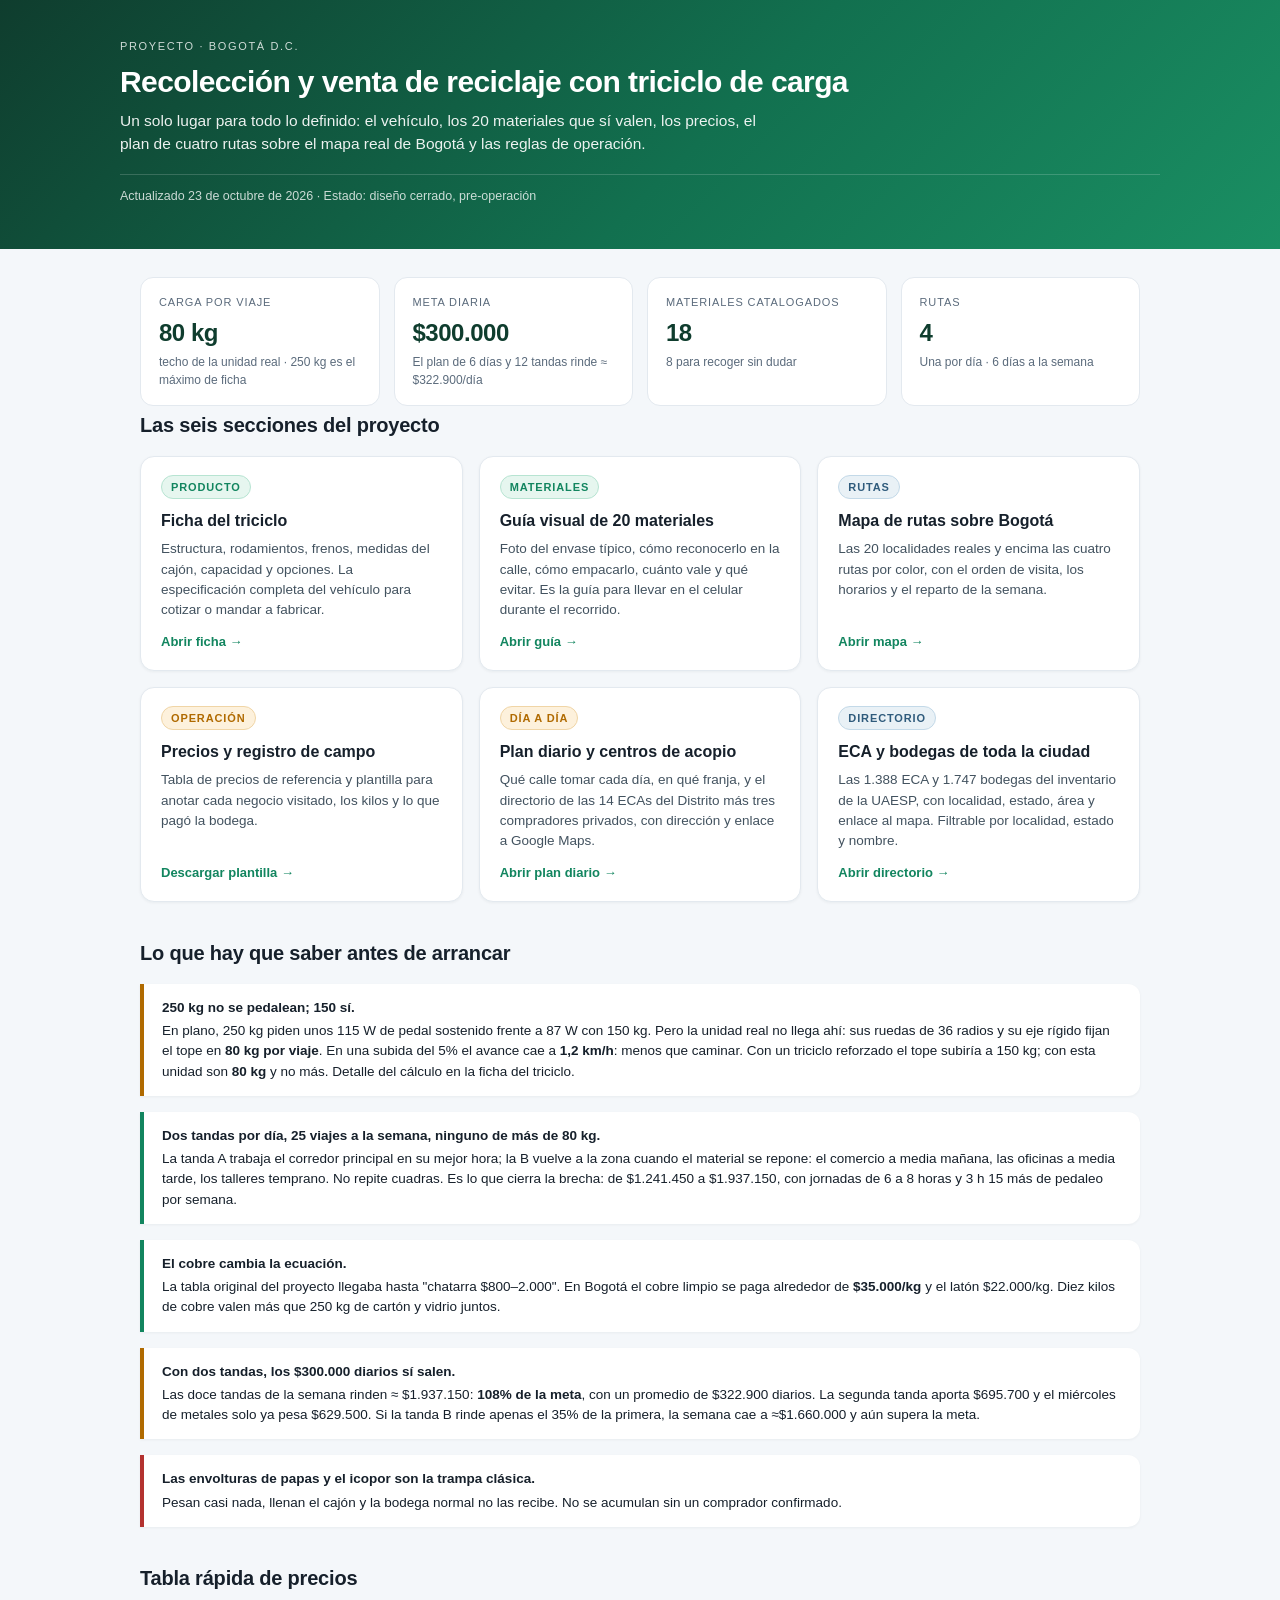
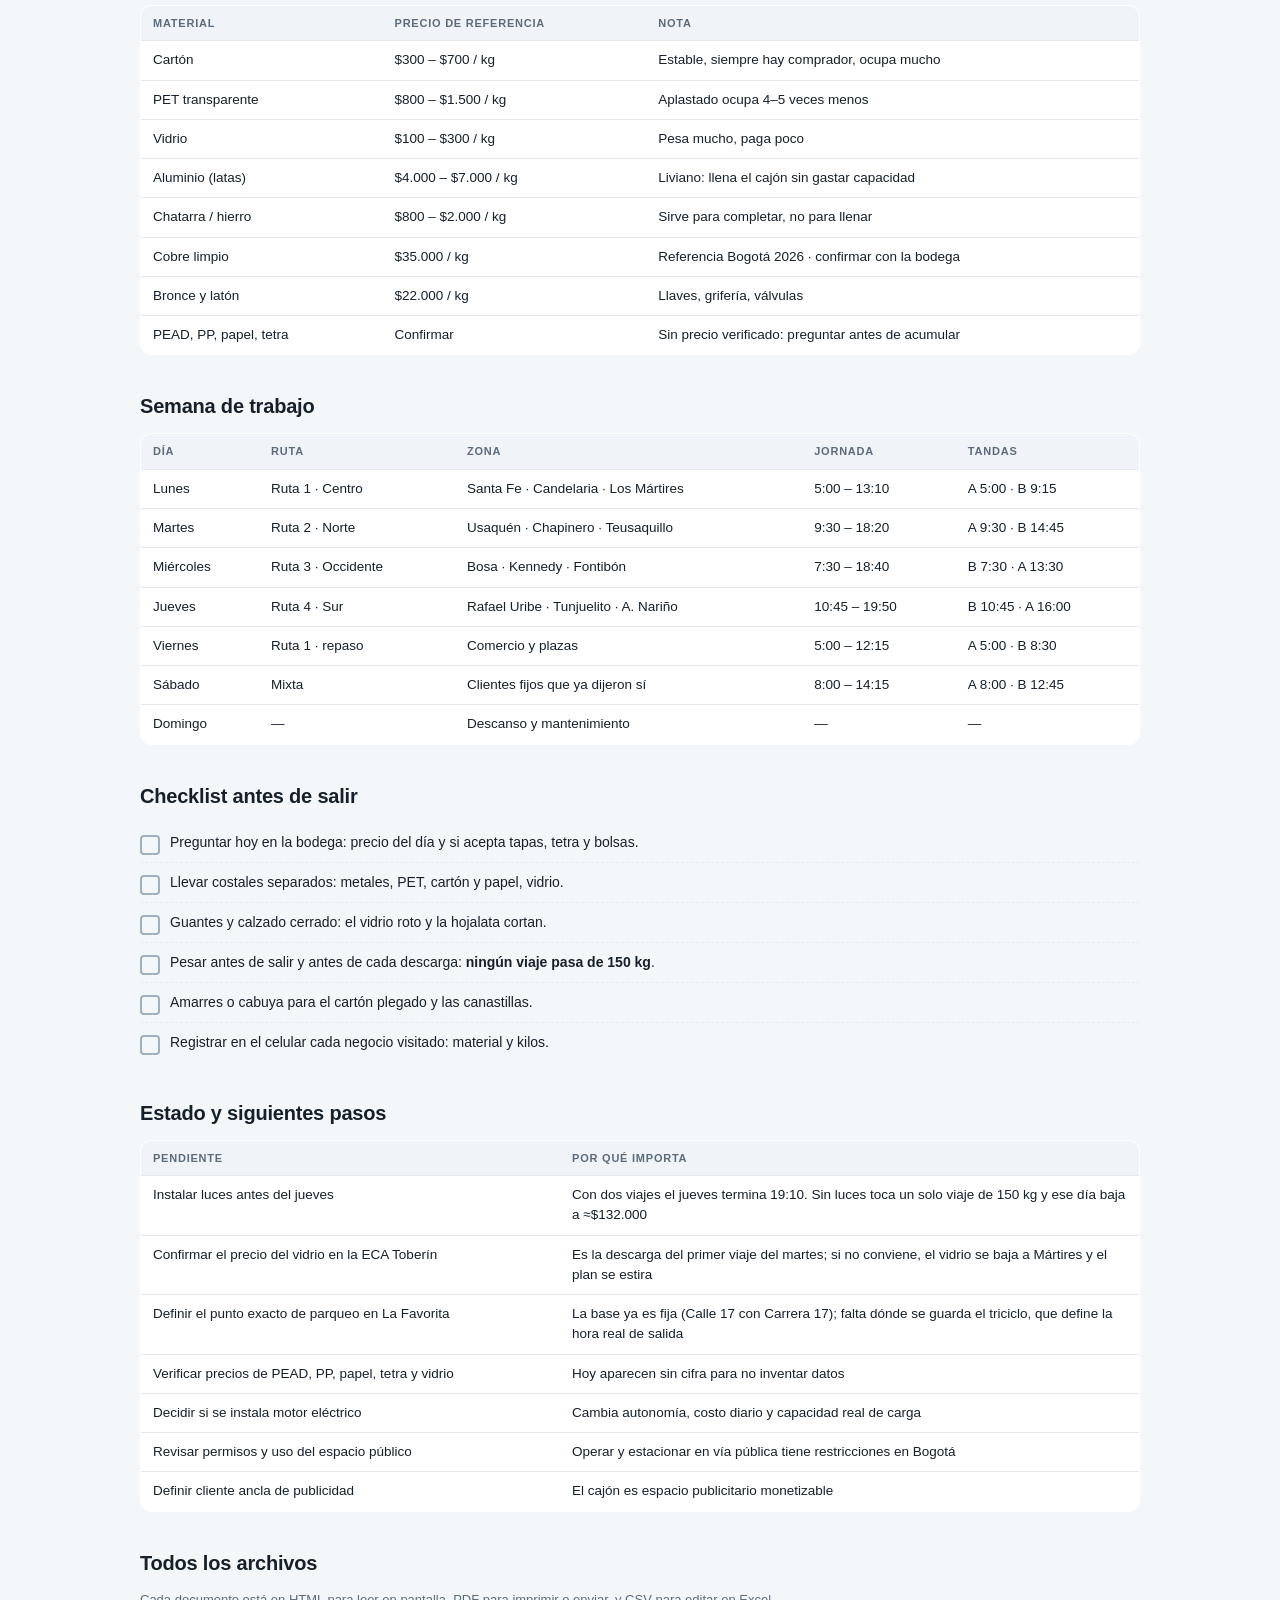
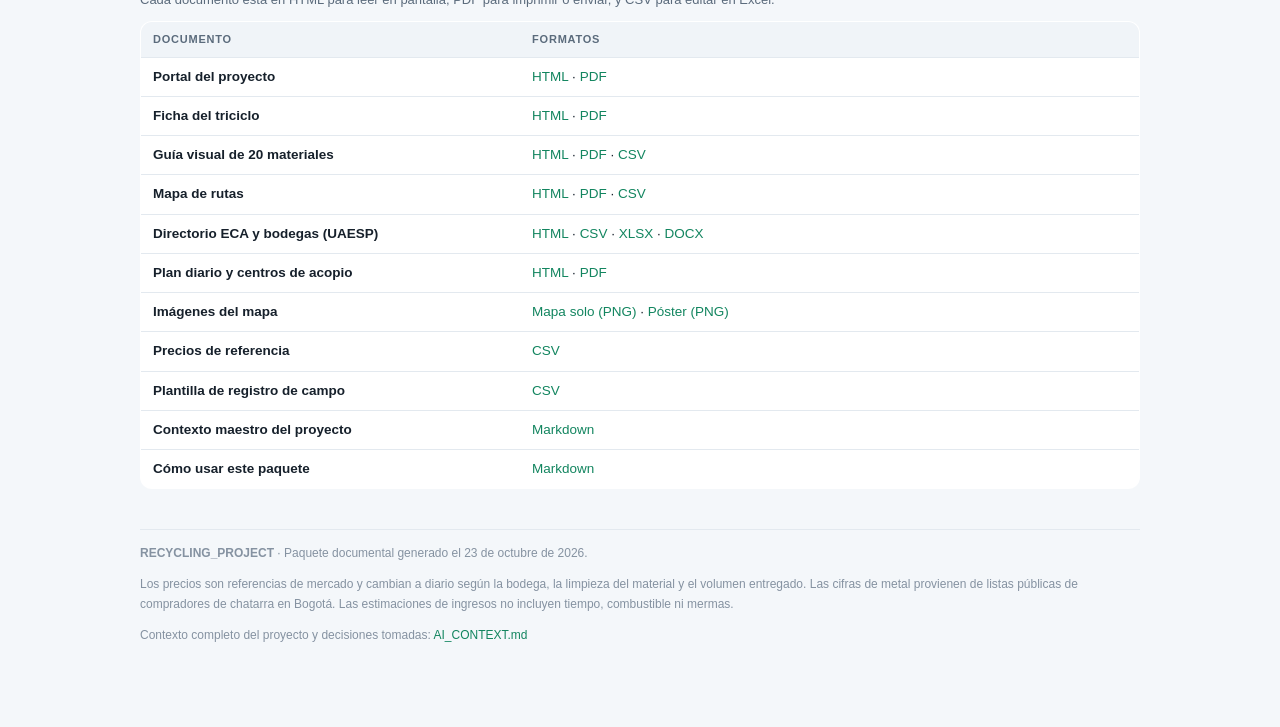
<file: index.html>
﻿<!DOCTYPE html>
<html lang="es">
<head>
<meta charset="utf-8">
<meta name="viewport" content="width=device-width, initial-scale=1">
<title>RECYCLING_PROJECT · Recolección con triciclo en Bogotá</title>
<link rel="stylesheet" href="assets/styles.css">
</head>
<body>

<header class="top">
  <div class="inner">
    <p class="kicker">Proyecto · Bogotá D.C.</p>
    <h1>Recolección y venta de reciclaje con triciclo de carga</h1>
    <p class="lead">Un solo lugar para todo lo definido: el vehículo, los 20 materiales que sí valen, los precios, el plan de cuatro rutas sobre el mapa real de Bogotá y las reglas de operación.</p>
    <p class="meta">Actualizado 23 de octubre de 2026 · Estado: diseño cerrado, pre-operación</p>
  </div>
</header>

<div class="wrap">

  <div class="metrics">
    <div class="metric">
      <div class="k">Carga por viaje</div>
      <div class="v">80 kg</div>
      <div class="s">techo de la unidad real · 250 kg es el máximo de ficha</div>
    </div>
    <div class="metric">
      <div class="k">Meta diaria</div>
      <div class="v">$300.000</div>
      <div class="s">El plan de 6 días y 12 tandas rinde ≈ $322.900/día</div>
    </div>
    <div class="metric">
      <div class="k">Materiales catalogados</div>
      <div class="v">18</div>
      <div class="s">8 para recoger sin dudar</div>
    </div>
    <div class="metric">
      <div class="k">Rutas</div>
      <div class="v">4</div>
      <div class="s">Una por día · 6 días a la semana</div>
    </div>
  </div>

  <h2>Las seis secciones del proyecto</h2>

  <div class="grid">
    <div class="card">
      <span class="pill green">Producto</span>
      <h3>Ficha del triciclo</h3>
      <p>Estructura, rodamientos, frenos, medidas del cajón, capacidad y opciones. La especificación completa del vehículo para cotizar o mandar a fabricar.</p>
      <a class="go" href="01_producto/ficha_triciclo.html">Abrir ficha →</a>
    </div>

    <div class="card">
      <span class="pill green">Materiales</span>
      <h3>Guía visual de 20 materiales</h3>
      <p>Foto del envase típico, cómo reconocerlo en la calle, cómo empacarlo, cuánto vale y qué evitar. Es la guía para llevar en el celular durante el recorrido.</p>
      <a class="go" href="02_materiales/guia_materiales.html">Abrir guía →</a>
    </div>

    <div class="card">
      <span class="pill blue">Rutas</span>
      <h3>Mapa de rutas sobre Bogotá</h3>
      <p>Las 20 localidades reales y encima las cuatro rutas por color, con el orden de visita, los horarios y el reparto de la semana.</p>
      <a class="go" href="03_rutas/mapa_rutas.html">Abrir mapa →</a>
    </div>

    <div class="card">
      <span class="pill amber">Operación</span>
      <h3>Precios y registro de campo</h3>
      <p>Tabla de precios de referencia y plantilla para anotar cada negocio visitado, los kilos y lo que pagó la bodega.</p>
      <a class="go" href="04_operacion/registro_recoleccion.csv">Descargar plantilla →</a>
    </div>
    <div class="card">
      <span class="pill amber">Día a día</span>
      <h3>Plan diario y centros de acopio</h3>
      <p>Qué calle tomar cada día, en qué franja, y el directorio de las 14 ECAs del Distrito más tres compradores privados, con dirección y enlace a Google Maps.</p>
      <a class="go" href="03_rutas/plan_semanal.html">Abrir plan diario →</a>
    </div>
    <div class="card">
      <span class="pill blue">Directorio</span>
      <h3>ECA y bodegas de toda la ciudad</h3>
      <p>Las 1.388 ECA y 1.747 bodegas del inventario de la UAESP, con localidad, estado, área y enlace al mapa. Filtrable por localidad, estado y nombre.</p>
      <a class="go" href="05_directorio/directorio_ecas.html">Abrir directorio →</a>
    </div>
  </div>

  <h2>Lo que hay que saber antes de arrancar</h2>

  <div class="note warn">
    <strong>250 kg no se pedalean; 150 sí.</strong>
    En plano, 250 kg piden unos 115 W de pedal sostenido frente a 87 W con 150 kg. Pero la unidad real no llega ahí: sus ruedas de 36 radios y su eje rígido fijan el tope en <b>80 kg por viaje</b>. En una subida del 5% el avance cae a <b>1,2 km/h</b>: menos que caminar. Con un triciclo reforzado el tope subiría a 150 kg; con esta unidad son <b>80 kg</b> y no más. Detalle del cálculo en la ficha del triciclo.
  </div>

  <div class="note">
    <strong>Dos tandas por día, 25 viajes a la semana, ninguno de más de 80 kg.</strong>
    La tanda A trabaja el corredor principal en su mejor hora; la B vuelve a la zona cuando el material se repone: el comercio a media mañana, las oficinas a media tarde, los talleres temprano. No repite cuadras. Es lo que cierra la brecha: de $1.241.450 a $1.937.150, con jornadas de 6 a 8 horas y 3 h 15 más de pedaleo por semana.
  </div>

  <div class="note">
    <strong>El cobre cambia la ecuación.</strong>
    La tabla original del proyecto llegaba hasta "chatarra $800–2.000". En Bogotá el cobre limpio se paga alrededor de <b>$35.000/kg</b> y el latón $22.000/kg. Diez kilos de cobre valen más que 250 kg de cartón y vidrio juntos.
  </div>

  <div class="note warn">
    <strong>Con dos tandas, los $300.000 diarios sí salen.</strong>
    Las doce tandas de la semana rinden ≈ $1.937.150: <b>108% de la meta</b>, con un promedio de $322.900 diarios. La segunda tanda aporta $695.700 y el miércoles de metales solo ya pesa $629.500. Si la tanda B rinde apenas el 35% de la primera, la semana cae a ≈$1.660.000 y aún supera la meta.
  </div>

  <div class="note stop">
    <strong>Las envolturas de papas y el icopor son la trampa clásica.</strong>
    Pesan casi nada, llenan el cajón y la bodega normal no las recibe. No se acumulan sin un comprador confirmado.
  </div>

  <h2>Tabla rápida de precios</h2>

  <table>
    <tr><th>Material</th><th>Precio de referencia</th><th>Nota</th></tr>
    <tr><td>Cartón</td><td class="num">$300 – $700 / kg</td><td>Estable, siempre hay comprador, ocupa mucho</td></tr>
    <tr><td>PET transparente</td><td class="num">$800 – $1.500 / kg</td><td>Aplastado ocupa 4–5 veces menos</td></tr>
    <tr><td>Vidrio</td><td class="num">$100 – $300 / kg</td><td>Pesa mucho, paga poco</td></tr>
    <tr><td>Aluminio (latas)</td><td class="num">$4.000 – $7.000 / kg</td><td>Liviano: llena el cajón sin gastar capacidad</td></tr>
    <tr><td>Chatarra / hierro</td><td class="num">$800 – $2.000 / kg</td><td>Sirve para completar, no para llenar</td></tr>
    <tr><td>Cobre limpio</td><td class="num">$35.000 / kg</td><td>Referencia Bogotá 2026 · confirmar con la bodega</td></tr>
    <tr><td>Bronce y latón</td><td class="num">$22.000 / kg</td><td>Llaves, grifería, válvulas</td></tr>
    <tr><td>PEAD, PP, papel, tetra</td><td class="num">Confirmar</td><td>Sin precio verificado: preguntar antes de acumular</td></tr>
  </table>

  <h2>Semana de trabajo</h2>

  <table>
    <tr><th>Día</th><th>Ruta</th><th>Zona</th><th>Jornada</th><th>Tandas</th></tr>
    <tr><td>Lunes</td><td>Ruta 1 · Centro</td><td>Santa Fe · Candelaria · Los Mártires</td><td class="num">5:00 – 13:10</td><td>A 5:00 · B 9:15</td></tr>
    <tr><td>Martes</td><td>Ruta 2 · Norte</td><td>Usaquén · Chapinero · Teusaquillo</td><td class="num">9:30 – 18:20</td><td>A 9:30 · B 14:45</td></tr>
    <tr><td>Miércoles</td><td>Ruta 3 · Occidente</td><td>Bosa · Kennedy · Fontibón</td><td class="num">7:30 – 18:40</td><td>B 7:30 · A 13:30</td></tr>
    <tr><td>Jueves</td><td>Ruta 4 · Sur</td><td>Rafael Uribe · Tunjuelito · A. Nariño</td><td class="num">10:45 – 19:50</td><td>B 10:45 · A 16:00</td></tr>
    <tr><td>Viernes</td><td>Ruta 1 · repaso</td><td>Comercio y plazas</td><td class="num">5:00 – 12:15</td><td>A 5:00 · B 8:30</td></tr>
    <tr><td>Sábado</td><td>Mixta</td><td>Clientes fijos que ya dijeron sí</td><td class="num">8:00 – 14:15</td><td>A 8:00 · B 12:45</td></tr>
    <tr><td>Domingo</td><td>—</td><td>Descanso y mantenimiento</td><td class="num">—</td><td class="num">—</td></tr>
  </table>

  <h2>Checklist antes de salir</h2>

  <ul class="check">
    <li>Preguntar hoy en la bodega: precio del día y si acepta tapas, tetra y bolsas.</li>
    <li>Llevar costales separados: metales, PET, cartón y papel, vidrio.</li>
    <li>Guantes y calzado cerrado: el vidrio roto y la hojalata cortan.</li>
    <li>Pesar antes de salir y antes de cada descarga: <b>ningún viaje pasa de 150 kg</b>.</li>
    <li>Amarres o cabuya para el cartón plegado y las canastillas.</li>
    <li>Registrar en el celular cada negocio visitado: material y kilos.</li>
  </ul>

  <h2>Estado y siguientes pasos</h2>

  <table>
    <tr><th style="width:42%">Pendiente</th><th>Por qué importa</th></tr>
    <tr><td>Instalar luces antes del jueves</td><td>Con dos viajes el jueves termina 19:10. Sin luces toca un solo viaje de 150 kg y ese día baja a ≈$132.000</td></tr>
    <tr><td>Confirmar el precio del vidrio en la ECA Toberín</td><td>Es la descarga del primer viaje del martes; si no conviene, el vidrio se baja a Mártires y el plan se estira</td></tr>
    <tr><td>Definir el punto exacto de parqueo en La Favorita</td><td>La base ya es fija (Calle 17 con Carrera 17); falta dónde se guarda el triciclo, que define la hora real de salida</td></tr>
    <tr><td>Verificar precios de PEAD, PP, papel, tetra y vidrio</td><td>Hoy aparecen sin cifra para no inventar datos</td></tr>
    <tr><td>Decidir si se instala motor eléctrico</td><td>Cambia autonomía, costo diario y capacidad real de carga</td></tr>
    <tr><td>Revisar permisos y uso del espacio público</td><td>Operar y estacionar en vía pública tiene restricciones en Bogotá</td></tr>
    <tr><td>Definir cliente ancla de publicidad</td><td>El cajón es espacio publicitario monetizable</td></tr>
  </table>

  <h2>Todos los archivos</h2>
  <p class="small">Cada documento está en HTML para leer en pantalla, PDF para imprimir o enviar, y CSV para editar en Excel.</p>

  <table>
    <tr><th style="width:38%">Documento</th><th>Formatos</th></tr>
    <tr>
      <td><b>Portal del proyecto</b></td>
      <td><a href="index.html">HTML</a> · <a href="index.pdf">PDF</a></td>
    </tr>
    <tr>
      <td><b>Ficha del triciclo</b></td>
      <td><a href="01_producto/ficha_triciclo.html">HTML</a> · <a href="01_producto/ficha_triciclo.pdf">PDF</a></td>
    </tr>
    <tr>
      <td><b>Guía visual de 20 materiales</b></td>
      <td><a href="02_materiales/guia_materiales.html">HTML</a> · <a href="02_materiales/guia_materiales.pdf">PDF</a> · <a href="02_materiales/materiales.csv">CSV</a></td>
    </tr>
    <tr>
      <td><b>Mapa de rutas</b></td>
      <td><a href="03_rutas/mapa_rutas.html">HTML</a> · <a href="03_rutas/mapa_rutas.pdf">PDF</a> · <a href="03_rutas/rutas.csv">CSV</a></td>
    </tr>
    <tr>
      <td><b>Directorio ECA y bodegas (UAESP)</b></td>
      <td><a href="05_directorio/directorio_ecas.html">HTML</a> · <a href="05_directorio/registros_geocodificados.csv">CSV</a> · <a href="05_directorio/Listado_ECA_direcciones.xlsx">XLSX</a> · <a href="05_directorio/Listado_ECA_direcciones.docx">DOCX</a></td>
    </tr>
    <tr>
      <td><b>Plan diario y centros de acopio</b></td>
      <td><a href="03_rutas/plan_semanal.html">HTML</a> · <a href="03_rutas/plan_semanal.pdf">PDF</a></td>
    </tr>
    <tr>
      <td><b>Imágenes del mapa</b></td>
      <td><a href="03_rutas/mapa_bogota.png">Mapa solo (PNG)</a> · <a href="03_rutas/mapa_rutas_bogota.png">Póster (PNG)</a></td>
    </tr>
    <tr>
      <td><b>Precios de referencia</b></td>
      <td><a href="04_operacion/precios_referencia.csv">CSV</a></td>
    </tr>
    <tr>
      <td><b>Plantilla de registro de campo</b></td>
      <td><a href="04_operacion/registro_recoleccion.csv">CSV</a></td>
    </tr>
    <tr>
      <td><b>Contexto maestro del proyecto</b></td>
      <td><a href="AI_CONTEXT.md">Markdown</a></td>
    </tr>
    <tr>
      <td><b>Cómo usar este paquete</b></td>
      <td><a href="README.md">Markdown</a></td>
    </tr>
  </table>

  <footer class="foot">
    <p><b>RECYCLING_PROJECT</b> · Paquete documental generado el 23 de octubre de 2026.</p>
    <p>Los precios son referencias de mercado y cambian a diario según la bodega, la limpieza del material y el volumen entregado. Las cifras de metal provienen de listas públicas de compradores de chatarra en Bogotá. Las estimaciones de ingresos no incluyen tiempo, combustible ni mermas.</p>
    <p>Contexto completo del proyecto y decisiones tomadas: <a href="AI_CONTEXT.md">AI_CONTEXT.md</a></p>
  </footer>

</div>
</body>
</html>
</file>
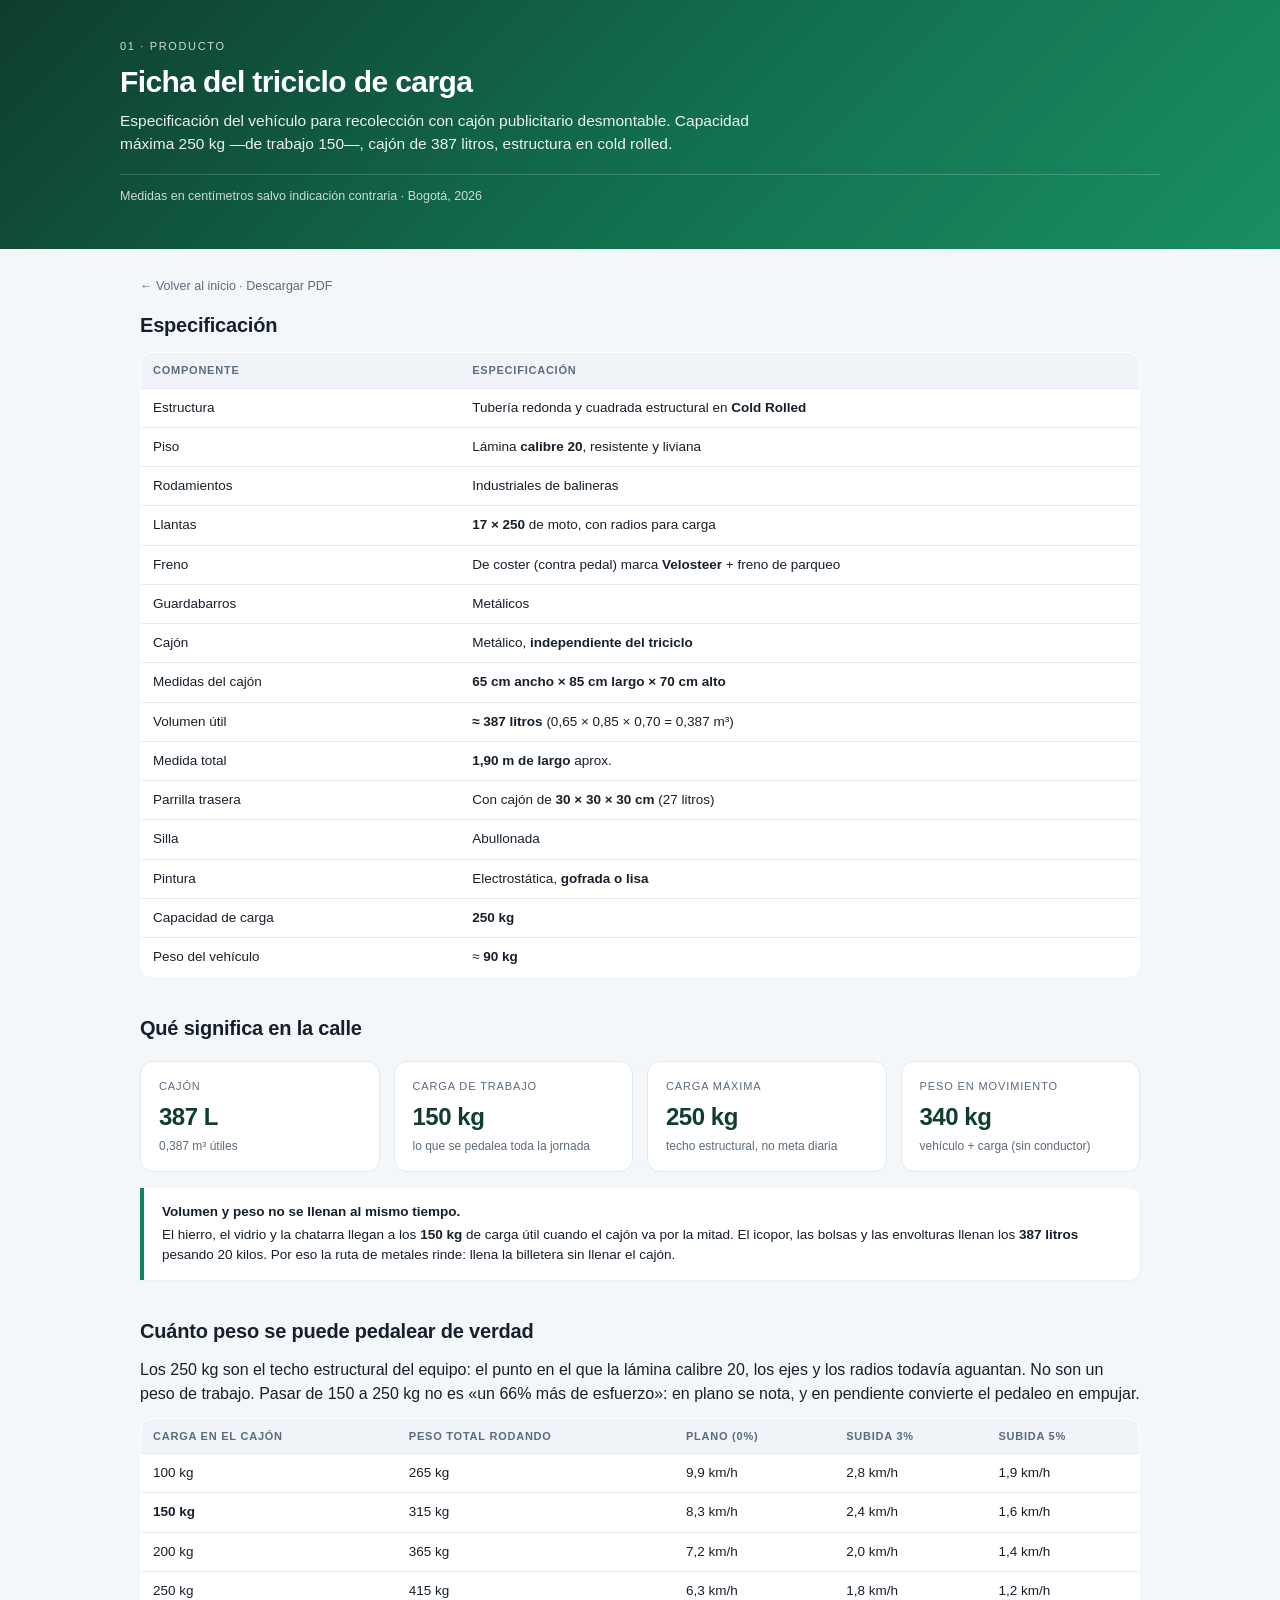
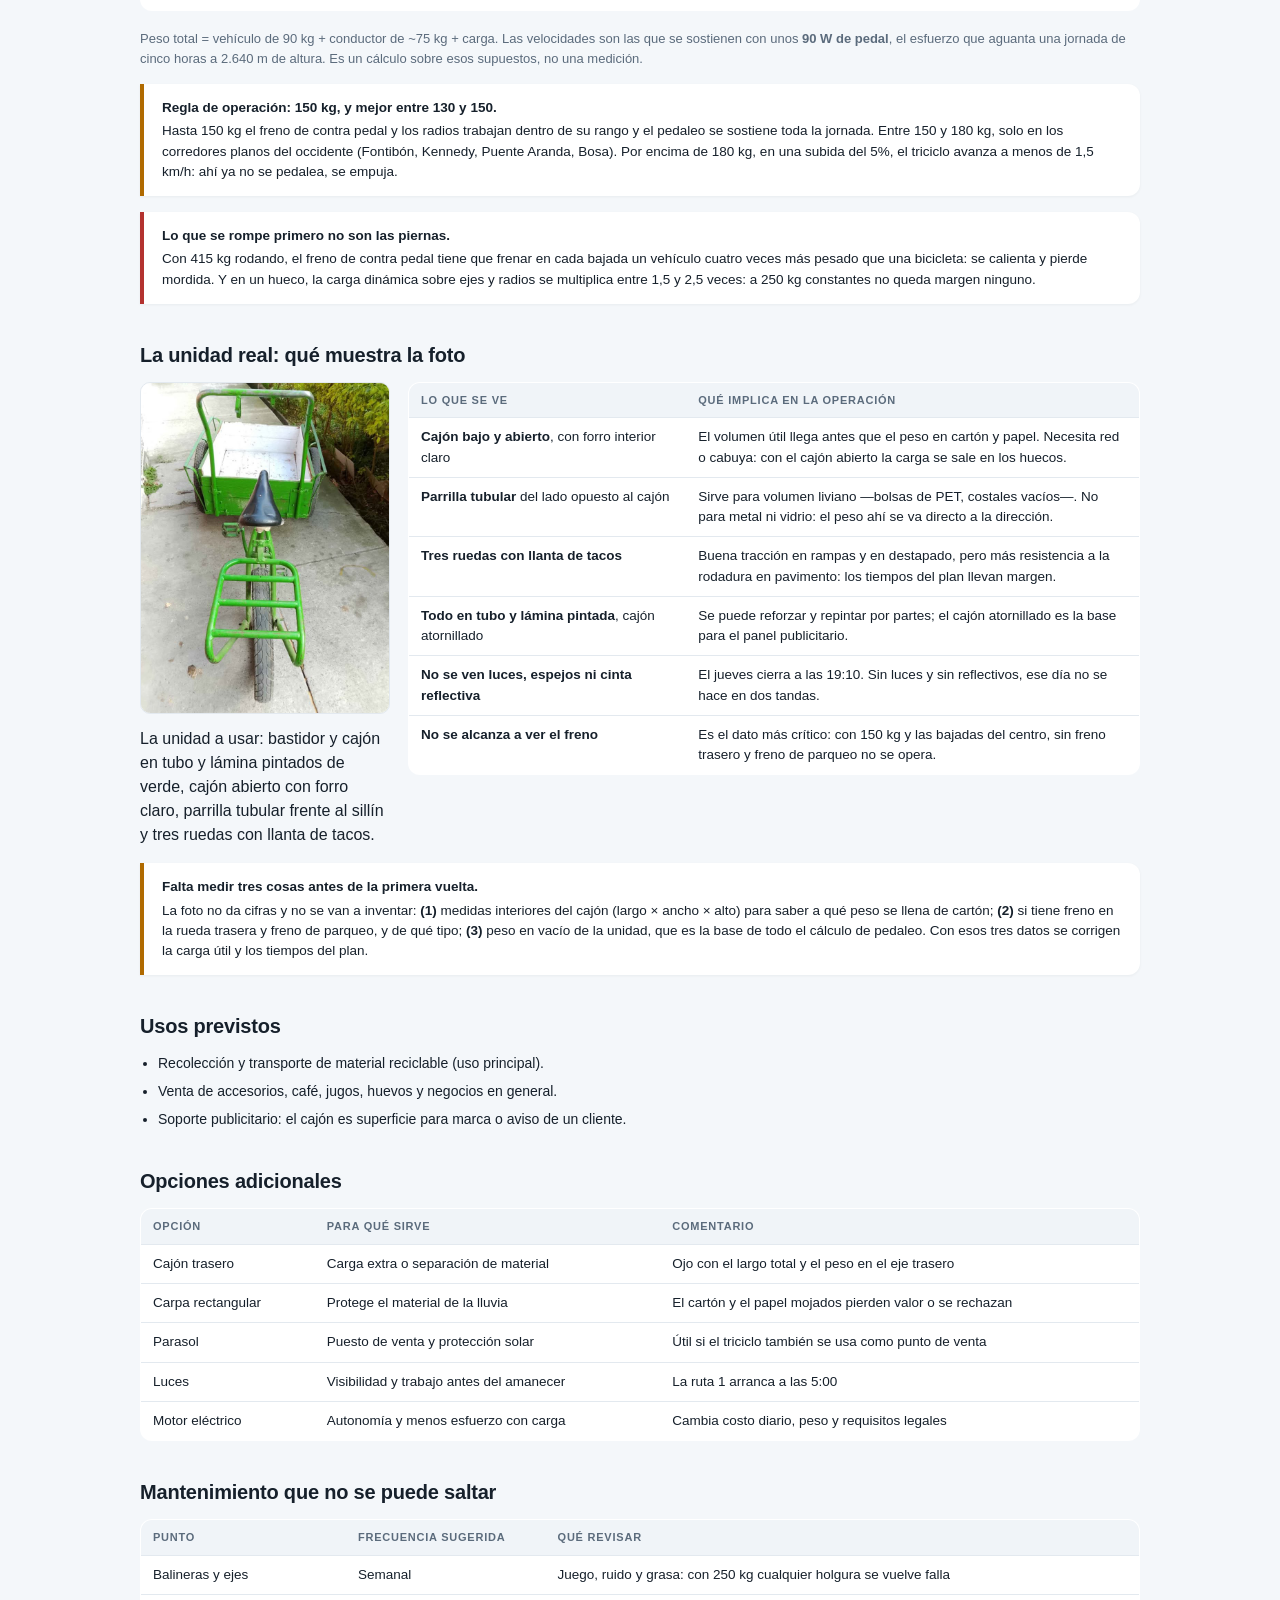
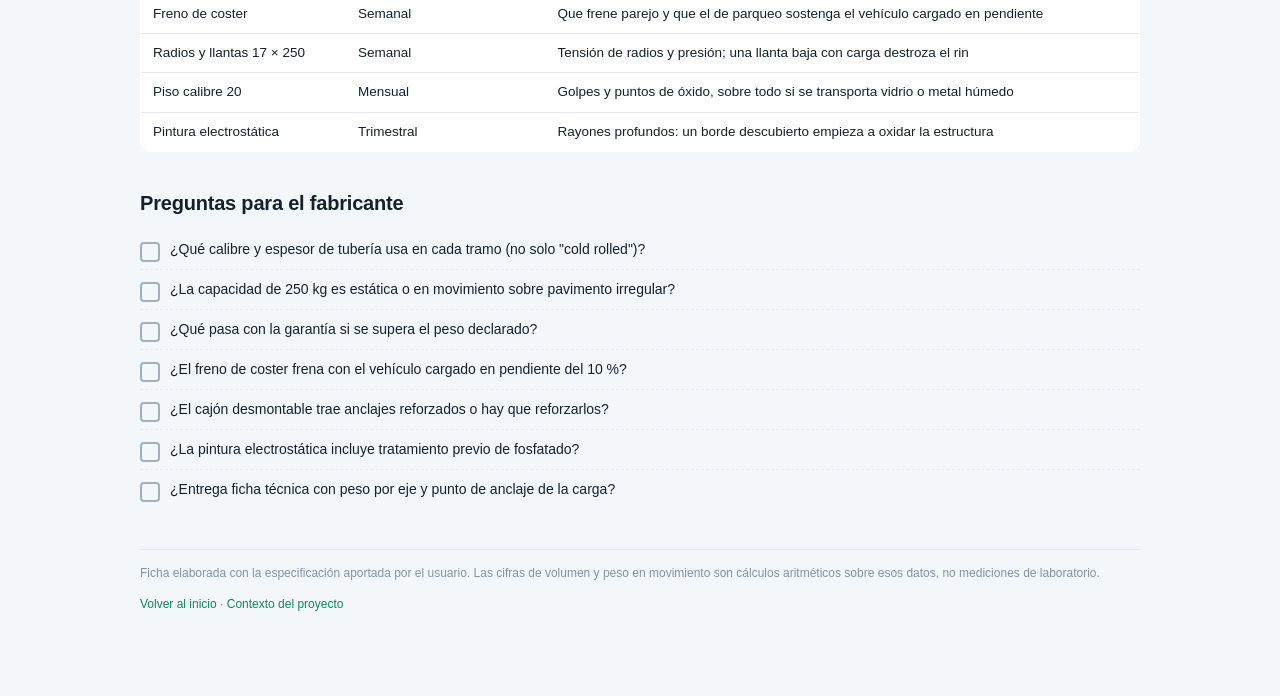
<file: 01_producto/ficha_triciclo.html>
<!DOCTYPE html>
<html lang="es">
<head>
<meta charset="utf-8">
<meta name="viewport" content="width=device-width, initial-scale=1">
<title>Ficha del triciclo de carga · RECYCLING_PROJECT</title>
<link rel="stylesheet" href="../assets/styles.css">
</head>
<body>

<header class="top">
  <div class="inner">
    <p class="kicker">01 · Producto</p>
    <h1>Ficha del triciclo de carga</h1>
    <p class="lead">Especificación del vehículo para recolección con cajón publicitario desmontable. Capacidad máxima 250 kg —de trabajo 150—, cajón de 387 litros, estructura en cold rolled.</p>
    <p class="meta">Medidas en centímetros salvo indicación contraria · Bogotá, 2026</p>
  </div>
</header>

<div class="wrap">
  <p class="crumb"><a href="../index.html">← Volver al inicio</a> · <a href="ficha_triciclo.pdf">Descargar PDF</a></p>

  <h2>Especificación</h2>

  <table>
    <tr><th style="width:32%">Componente</th><th>Especificación</th></tr>
    <tr><td>Estructura</td><td>Tubería redonda y cuadrada estructural en <b>Cold Rolled</b></td></tr>
    <tr><td>Piso</td><td>Lámina <b>calibre 20</b>, resistente y liviana</td></tr>
    <tr><td>Rodamientos</td><td>Industriales de balineras</td></tr>
    <tr><td>Llantas</td><td><b>17 × 250</b> de moto, con radios para carga</td></tr>
    <tr><td>Freno</td><td>De coster (contra pedal) marca <b>Velosteer</b> + freno de parqueo</td></tr>
    <tr><td>Guardabarros</td><td>Metálicos</td></tr>
    <tr><td>Cajón</td><td>Metálico, <b>independiente del triciclo</b></td></tr>
    <tr><td>Medidas del cajón</td><td><b>65 cm ancho × 85 cm largo × 70 cm alto</b></td></tr>
    <tr><td>Volumen útil</td><td><b>≈ 387 litros</b> (0,65 × 0,85 × 0,70 = 0,387 m³)</td></tr>
    <tr><td>Medida total</td><td><b>1,90 m de largo</b> aprox.</td></tr>
    <tr><td>Parrilla trasera</td><td>Con cajón de <b>30 × 30 × 30 cm</b> (27 litros)</td></tr>
    <tr><td>Silla</td><td>Abullonada</td></tr>
    <tr><td>Pintura</td><td>Electrostática, <b>gofrada o lisa</b></td></tr>
    <tr><td>Capacidad de carga</td><td><b>250 kg</b></td></tr>
    <tr><td>Peso del vehículo</td><td>≈ <b>90 kg</b></td></tr>
  </table>

  <h2>Qué significa en la calle</h2>

  <div class="metrics">
    <div class="metric">
      <div class="k">Cajón</div>
      <div class="v">387 L</div>
      <div class="s">0,387 m³ útiles</div>
    </div>
    <div class="metric">
      <div class="k">Carga de trabajo</div>
      <div class="v">150 kg</div>
      <div class="s">lo que se pedalea toda la jornada</div>
    </div>
    <div class="metric">
      <div class="k">Carga máxima</div>
      <div class="v">250 kg</div>
      <div class="s">techo estructural, no meta diaria</div>
    </div>
    <div class="metric">
      <div class="k">Peso en movimiento</div>
      <div class="v">340 kg</div>
      <div class="s">vehículo + carga (sin conductor)</div>
    </div>
  </div>

  <div class="note">
    <strong>Volumen y peso no se llenan al mismo tiempo.</strong>
    El hierro, el vidrio y la chatarra llegan a los <b>150 kg</b> de carga útil cuando el cajón va por la mitad. El icopor, las bolsas y las envolturas llenan los <b>387 litros</b> pesando 20 kilos. Por eso la ruta de metales rinde: llena la billetera sin llenar el cajón.
  </div>

  <h2>Cuánto peso se puede pedalear de verdad</h2>

  <p>Los 250 kg son el techo estructural del equipo: el punto en el que la lámina calibre 20, los ejes y los radios todavía aguantan. No son un peso de trabajo. Pasar de 150 a 250 kg no es «un 66% más de esfuerzo»: en plano se nota, y en pendiente convierte el pedaleo en empujar.</p>

  <table>
    <tr><th>Carga en el cajón</th><th>Peso total rodando</th><th>Plano (0%)</th><th>Subida 3%</th><th>Subida 5%</th></tr>
    <tr><td>100 kg</td><td class="num">265 kg</td><td class="num">9,9 km/h</td><td class="num">2,8 km/h</td><td class="num">1,9 km/h</td></tr>
    <tr><td><b>150 kg</b></td><td class="num">315 kg</td><td class="num">8,3 km/h</td><td class="num">2,4 km/h</td><td class="num">1,6 km/h</td></tr>
    <tr><td>200 kg</td><td class="num">365 kg</td><td class="num">7,2 km/h</td><td class="num">2,0 km/h</td><td class="num">1,4 km/h</td></tr>
    <tr><td>250 kg</td><td class="num">415 kg</td><td class="num">6,3 km/h</td><td class="num">1,8 km/h</td><td class="num">1,2 km/h</td></tr>
  </table>
  <p class="small">Peso total = vehículo de 90 kg + conductor de ~75 kg + carga. Las velocidades son las que se sostienen con unos <b>90 W de pedal</b>, el esfuerzo que aguanta una jornada de cinco horas a 2.640 m de altura. Es un cálculo sobre esos supuestos, no una medición.</p>

  <div class="note warn">
    <strong>Regla de operación: 150 kg, y mejor entre 130 y 150.</strong>
    Hasta 150 kg el freno de contra pedal y los radios trabajan dentro de su rango y el pedaleo se sostiene toda la jornada. Entre 150 y 180 kg, solo en los corredores planos del occidente (Fontibón, Kennedy, Puente Aranda, Bosa). Por encima de 180 kg, en una subida del 5%, el triciclo avanza a menos de 1,5 km/h: ahí ya no se pedalea, se empuja.
  </div>

  <div class="note stop">
    <strong>Lo que se rompe primero no son las piernas.</strong>
    Con 415 kg rodando, el freno de contra pedal tiene que frenar en cada bajada un vehículo cuatro veces más pesado que una bicicleta: se calienta y pierde mordida. Y en un hueco, la carga dinámica sobre ejes y radios se multiplica entre 1,5 y 2,5 veces: a 250 kg constantes no queda margen ninguno.
  </div>

  <h2>La unidad real: qué muestra la foto</h2>

  <div style="display:flex;gap:18px;flex-wrap:wrap;align-items:flex-start;margin:10px 0 4px">
    <div style="flex:0 0 250px;max-width:250px">
      <img src="../assets/triciclo_real.jpg" alt="Triciclo de carga verde con cajón abierto, parrilla tubular y tres ruedas" style="width:100%;border:1px solid var(--line);border-radius:10px">
      <p class="cap" style="margin:6px 0 0">La unidad a usar: bastidor y cajón en tubo y lámina pintados de verde, cajón abierto con forro claro, parrilla tubular frente al sillín y tres ruedas con llanta de tacos.</p>
    </div>
    <div style="flex:1 1 340px;min-width:300px">
      <table style="margin:0">
        <tr><th style="width:38%">Lo que se ve</th><th>Qué implica en la operación</th></tr>
        <tr><td><b>Cajón bajo y abierto</b>, con forro interior claro</td><td>El volumen útil llega antes que el peso en cartón y papel. Necesita red o cabuya: con el cajón abierto la carga se sale en los huecos.</td></tr>
        <tr><td><b>Parrilla tubular</b> del lado opuesto al cajón</td><td>Sirve para volumen liviano —bolsas de PET, costales vacíos—. No para metal ni vidrio: el peso ahí se va directo a la dirección.</td></tr>
        <tr><td><b>Tres ruedas con llanta de tacos</b></td><td>Buena tracción en rampas y en destapado, pero más resistencia a la rodadura en pavimento: los tiempos del plan llevan margen.</td></tr>
        <tr><td><b>Todo en tubo y lámina pintada</b>, cajón atornillado</td><td>Se puede reforzar y repintar por partes; el cajón atornillado es la base para el panel publicitario.</td></tr>
        <tr><td><b>No se ven luces, espejos ni cinta reflectiva</b></td><td>El jueves cierra a las 19:10. Sin luces y sin reflectivos, ese día no se hace en dos tandas.</td></tr>
        <tr><td><b>No se alcanza a ver el freno</b></td><td>Es el dato más crítico: con 150 kg y las bajadas del centro, sin freno trasero y freno de parqueo no se opera.</td></tr>
      </table>
    </div>
  </div>

  <div class="note warn">
    <strong>Falta medir tres cosas antes de la primera vuelta.</strong>
    La foto no da cifras y no se van a inventar: <b>(1)</b> medidas interiores del cajón (largo × ancho × alto) para saber a qué peso se llena de cartón; <b>(2)</b> si tiene freno en la rueda trasera y freno de parqueo, y de qué tipo; <b>(3)</b> peso en vacío de la unidad, que es la base de todo el cálculo de pedaleo. Con esos tres datos se corrigen la carga útil y los tiempos del plan.
  </div>

  <h2>Usos previstos</h2>
  <ul class="clean">
    <li>Recolección y transporte de material reciclable (uso principal).</li>
    <li>Venta de accesorios, café, jugos, huevos y negocios en general.</li>
    <li>Soporte publicitario: el cajón es superficie para marca o aviso de un cliente.</li>
  </ul>

  <h2>Opciones adicionales</h2>
  <table>
    <tr><th>Opción</th><th>Para qué sirve</th><th>Comentario</th></tr>
    <tr><td>Cajón trasero</td><td>Carga extra o separación de material</td><td>Ojo con el largo total y el peso en el eje trasero</td></tr>
    <tr><td>Carpa rectangular</td><td>Protege el material de la lluvia</td><td>El cartón y el papel mojados pierden valor o se rechazan</td></tr>
    <tr><td>Parasol</td><td>Puesto de venta y protección solar</td><td>Útil si el triciclo también se usa como punto de venta</td></tr>
    <tr><td>Luces</td><td>Visibilidad y trabajo antes del amanecer</td><td>La ruta 1 arranca a las 5:00</td></tr>
    <tr><td>Motor eléctrico</td><td>Autonomía y menos esfuerzo con carga</td><td>Cambia costo diario, peso y requisitos legales</td></tr>
  </table>

  <h2>Mantenimiento que no se puede saltar</h2>
  <table>
    <tr><th>Punto</th><th>Frecuencia sugerida</th><th>Qué revisar</th></tr>
    <tr><td>Balineras y ejes</td><td>Semanal</td><td>Juego, ruido y grasa: con 250 kg cualquier holgura se vuelve falla</td></tr>
    <tr><td>Freno de coster</td><td>Semanal</td><td>Que frene parejo y que el de parqueo sostenga el vehículo cargado en pendiente</td></tr>
    <tr><td>Radios y llantas 17 × 250</td><td>Semanal</td><td>Tensión de radios y presión; una llanta baja con carga destroza el rin</td></tr>
    <tr><td>Piso calibre 20</td><td>Mensual</td><td>Golpes y puntos de óxido, sobre todo si se transporta vidrio o metal húmedo</td></tr>
    <tr><td>Pintura electrostática</td><td>Trimestral</td><td>Rayones profundos: un borde descubierto empieza a oxidar la estructura</td></tr>
  </table>

  <h2>Preguntas para el fabricante</h2>
  <ul class="check">
    <li>¿Qué calibre y espesor de tubería usa en cada tramo (no solo "cold rolled")?</li>
    <li>¿La capacidad de 250 kg es estática o en movimiento sobre pavimento irregular?</li>
    <li>¿Qué pasa con la garantía si se supera el peso declarado?</li>
    <li>¿El freno de coster frena con el vehículo cargado en pendiente del 10 %?</li>
    <li>¿El cajón desmontable trae anclajes reforzados o hay que reforzarlos?</li>
    <li>¿La pintura electrostática incluye tratamiento previo de fosfatado?</li>
    <li>¿Entrega ficha técnica con peso por eje y punto de anclaje de la carga?</li>
  </ul>

  <footer class="foot">
    <p>Ficha elaborada con la especificación aportada por el usuario. Las cifras de volumen y peso en movimiento son cálculos aritméticos sobre esos datos, no mediciones de laboratorio.</p>
    <p><a href="../index.html">Volver al inicio</a> · <a href="../AI_CONTEXT.md">Contexto del proyecto</a></p>
  </footer>
</div>
</body>
</html>
</file>
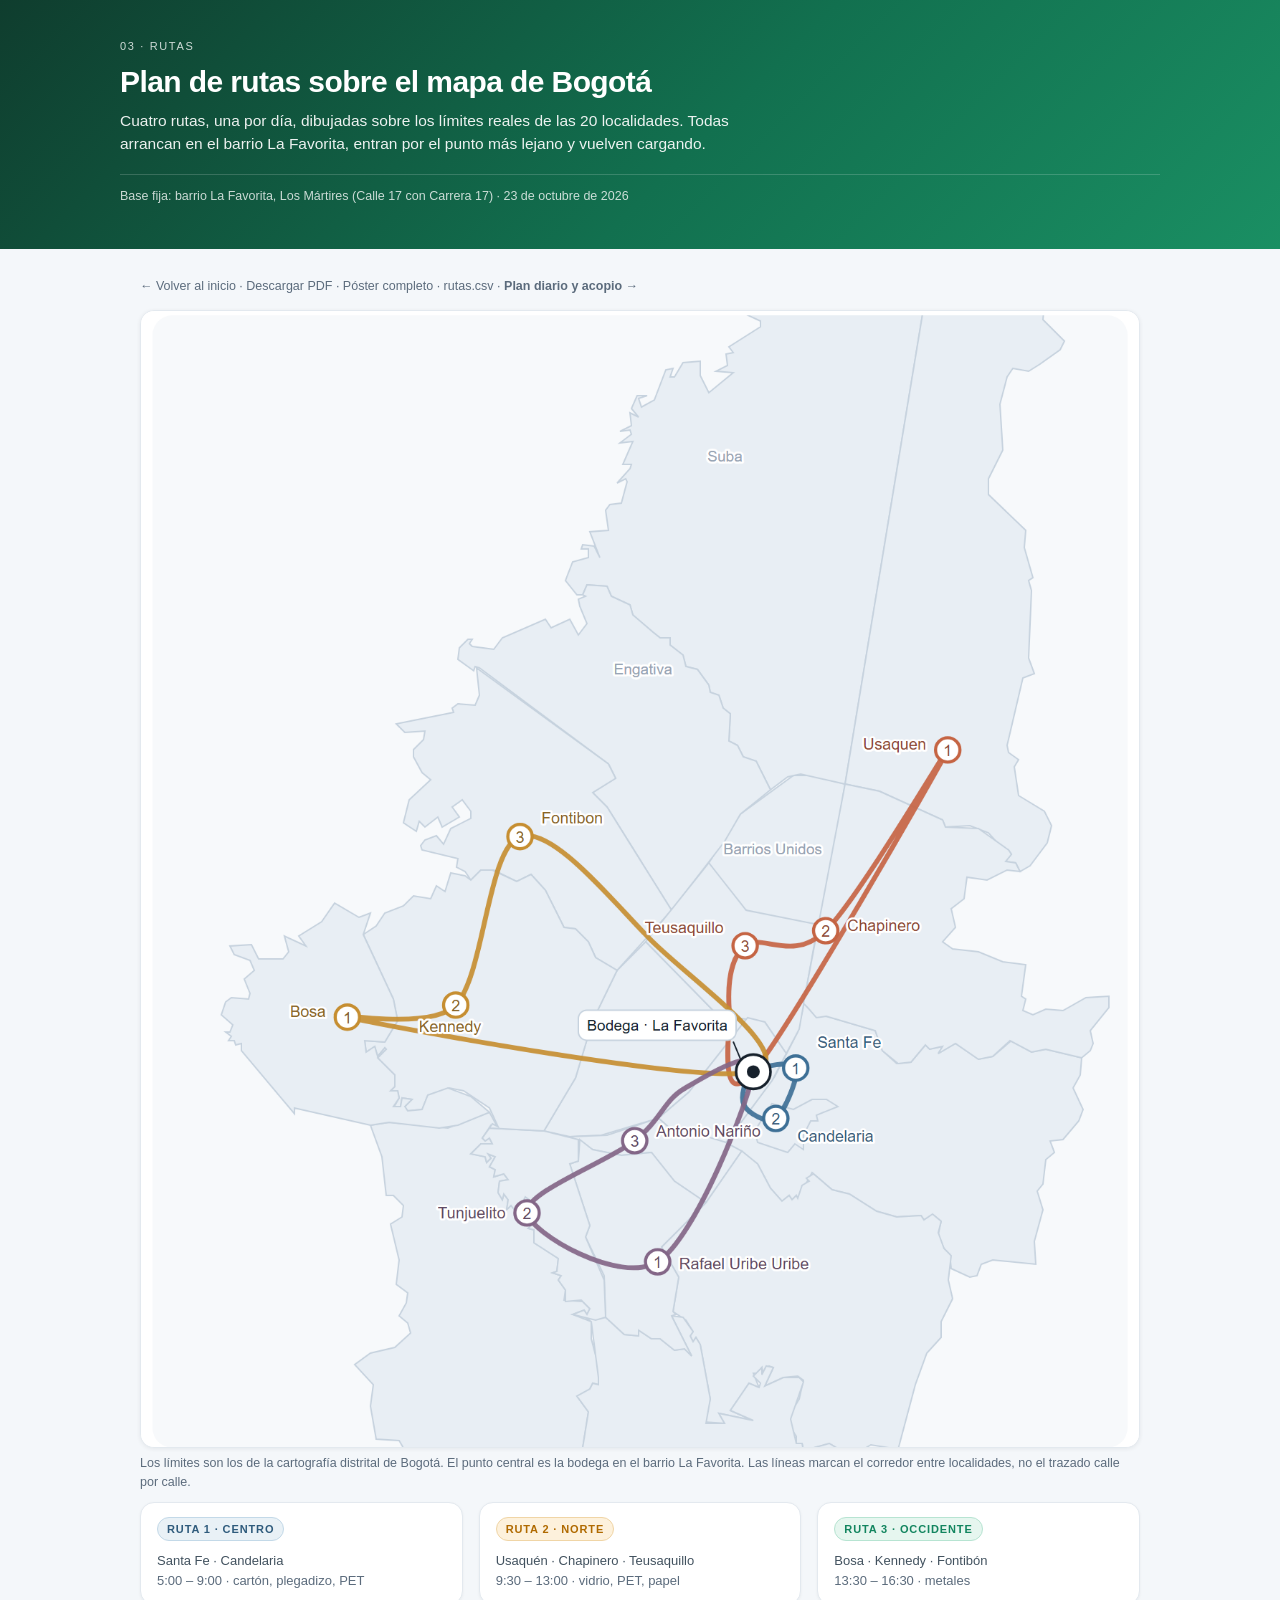
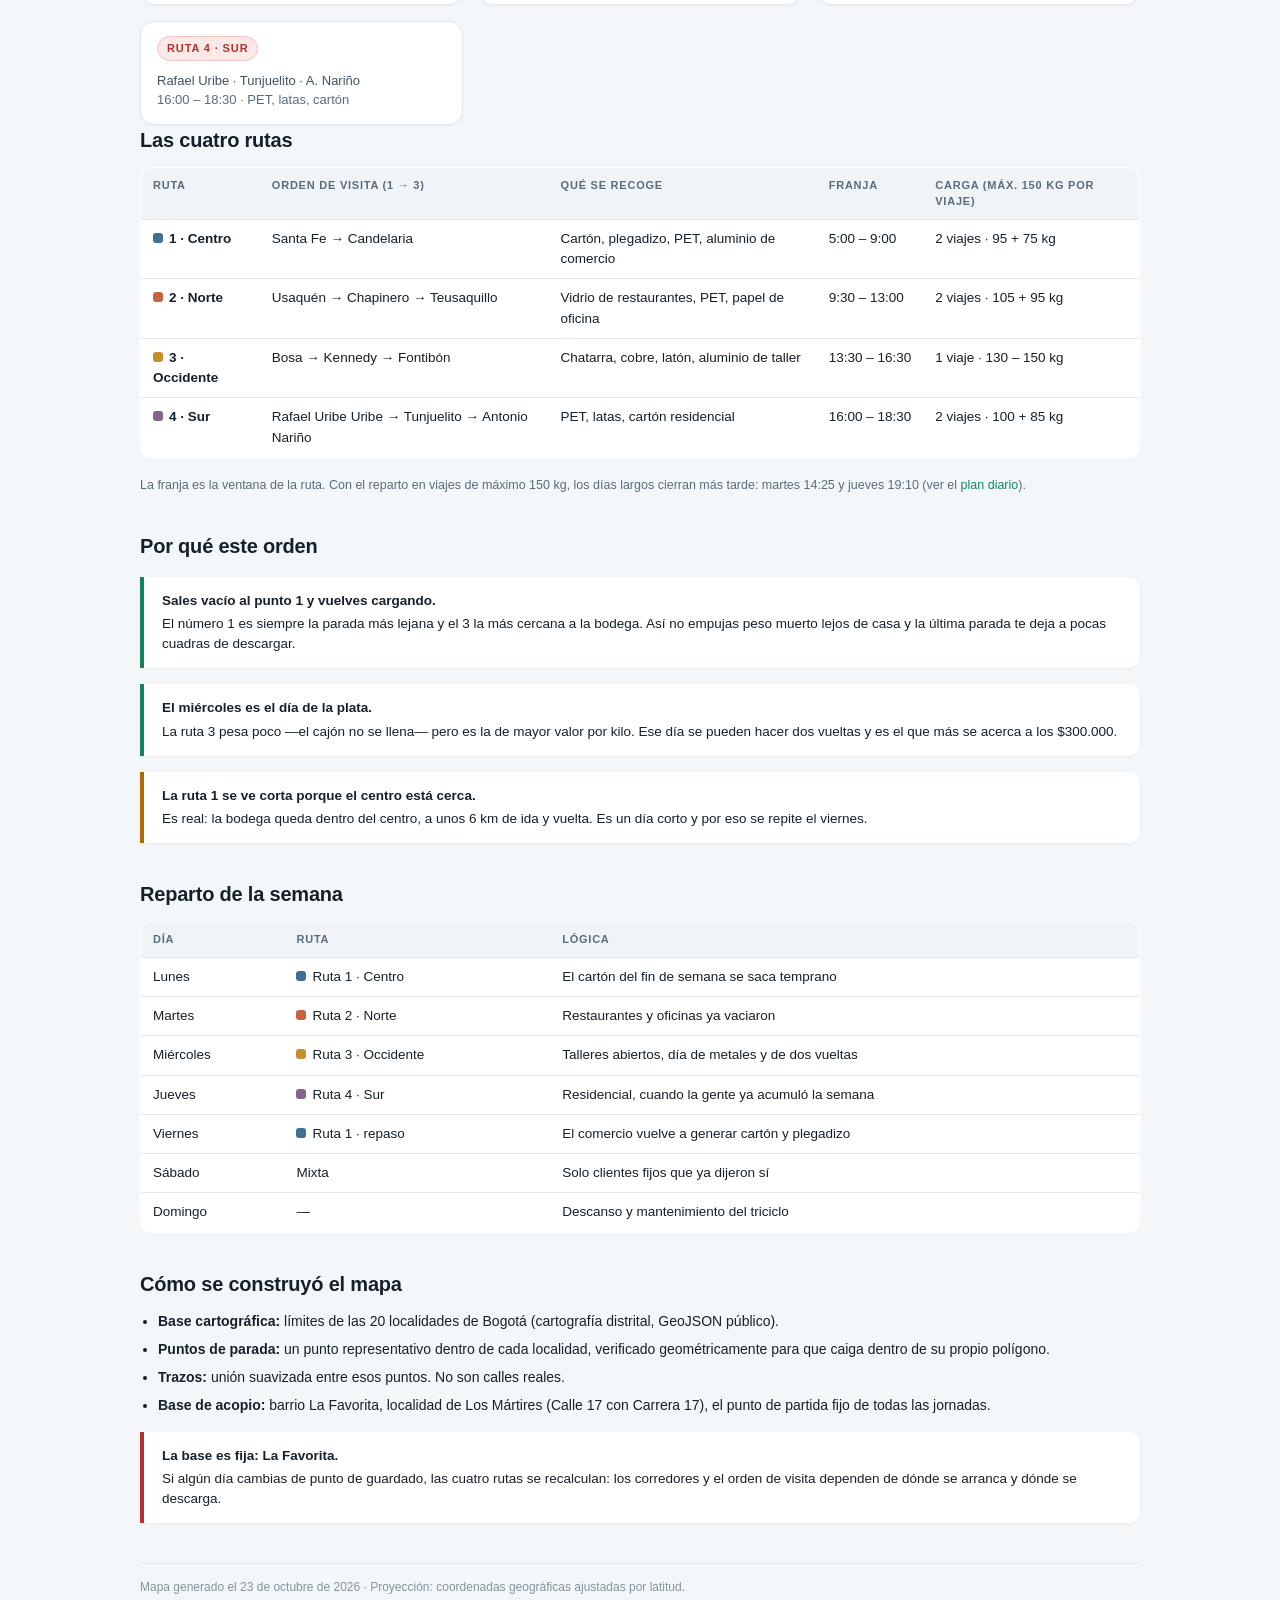
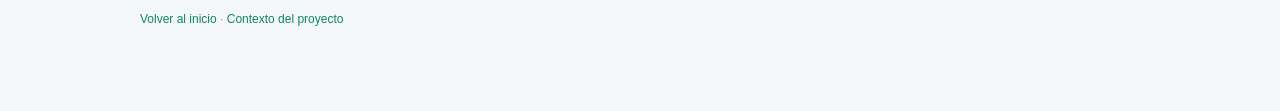
<file: 03_rutas/mapa_rutas.html>
﻿<!DOCTYPE html>
<html lang="es">
<head>
<meta charset="utf-8">
<meta name="viewport" content="width=device-width, initial-scale=1">
<title>Mapa de rutas sobre Bogotá · RECYCLING_PROJECT</title>
<link rel="stylesheet" href="../assets/styles.css">
<style>
  .plate{background:#fff;border:1px solid var(--line);border-radius:14px;overflow:hidden;
         box-shadow:0 1px 4px rgba(16,32,48,.07);margin:8px 0 6px}
  .plate img{display:block;width:100%;height:auto}
  .cap{font-size:12.5px;color:var(--muted);margin:0 0 4px}
  .swatch{display:inline-block;width:10px;height:10px;border-radius:3px;margin-right:6px;vertical-align:0}
  @media print{
    .plate img{max-height:176mm;width:auto;display:block;margin:0 auto}
    .plate{break-inside:avoid}
  }
</style>
</head>
<body>

<header class="top">
  <div class="inner">
    <p class="kicker">03 · Rutas</p>
    <h1>Plan de rutas sobre el mapa de Bogotá</h1>
    <p class="lead">Cuatro rutas, una por día, dibujadas sobre los límites reales de las 20 localidades. Todas arrancan en el barrio La Favorita, entran por el punto más lejano y vuelven cargando.</p>
    <p class="meta">Base fija: barrio La Favorita, Los Mártires (Calle 17 con Carrera 17) · 23 de octubre de 2026</p>
  </div>
</header>

<div class="wrap">
  <p class="crumb"><a href="../index.html">← Volver al inicio</a> · <a href="mapa_rutas.pdf">Descargar PDF</a> · <a href="mapa_rutas_bogota.png">Póster completo</a> · <a href="rutas.csv">rutas.csv</a> · <a href="plan_semanal.html"><b>Plan diario y acopio →</b></a></p>

  <div class="plate">
    <img src="mapa_bogota.png" alt="Mapa de Bogotá con las cuatro rutas de recolección marcadas por color">
  </div>
  <p class="cap">Los límites son los de la cartografía distrital de Bogotá. El punto central es la bodega en el barrio La Favorita. Las líneas marcan el corredor entre localidades, no el trazado calle por calle.</p>

  <div class="grid" style="margin-top:10px">
    <div class="card" style="padding:14px 16px"><span class="pill blue">Ruta 1 · Centro</span><p style="margin:0;font-size:13px">Santa Fe · Candelaria<br><span class="small">5:00 – 9:00 · cartón, plegadizo, PET</span></p></div>
    <div class="card" style="padding:14px 16px"><span class="pill amber">Ruta 2 · Norte</span><p style="margin:0;font-size:13px">Usaquén · Chapinero · Teusaquillo<br><span class="small">9:30 – 13:00 · vidrio, PET, papel</span></p></div>
    <div class="card" style="padding:14px 16px"><span class="pill green">Ruta 3 · Occidente</span><p style="margin:0;font-size:13px">Bosa · Kennedy · Fontibón<br><span class="small">13:30 – 16:30 · metales</span></p></div>
    <div class="card" style="padding:14px 16px"><span class="pill red">Ruta 4 · Sur</span><p style="margin:0;font-size:13px">Rafael Uribe · Tunjuelito · A. Nariño<br><span class="small">16:00 – 18:30 · PET, latas, cartón</span></p></div>
  </div>

  <h2>Las cuatro rutas</h2>

  <table>
    <tr>
      <th>Ruta</th><th>Orden de visita (1 → 3)</th><th>Qué se recoge</th><th>Franja</th><th>Carga (máx. 150 kg por viaje)</th>
    </tr>
    <tr>
      <td><span class="swatch" style="background:#3E7096"></span><b>1 · Centro</b></td>
      <td>Santa Fe → Candelaria</td>
      <td>Cartón, plegadizo, PET, aluminio de comercio</td>
      <td class="num">5:00 – 9:00</td>
      <td class="num">2 viajes · 95 + 75 kg</td>
    </tr>
    <tr>
      <td><span class="swatch" style="background:#C56443"></span><b>2 · Norte</b></td>
      <td>Usaquén → Chapinero → Teusaquillo</td>
      <td>Vidrio de restaurantes, PET, papel de oficina</td>
      <td class="num">9:30 – 13:00</td>
      <td class="num">2 viajes · 105 + 95 kg</td>
    </tr>
    <tr>
      <td><span class="swatch" style="background:#C68E31"></span><b>3 · Occidente</b></td>
      <td>Bosa → Kennedy → Fontibón</td>
      <td>Chatarra, cobre, latón, aluminio de taller</td>
      <td class="num">13:30 – 16:30</td>
      <td class="num">1 viaje · 130 – 150 kg</td>
    </tr>
    <tr>
      <td><span class="swatch" style="background:#836687"></span><b>4 · Sur</b></td>
      <td>Rafael Uribe Uribe → Tunjuelito → Antonio Nariño</td>
      <td>PET, latas, cartón residencial</td>
      <td class="num">16:00 – 18:30</td>
      <td class="num">2 viajes · 100 + 85 kg</td>
    </tr>
  </table>

  <p class="cap">La franja es la ventana de la ruta. Con el reparto en viajes de máximo 150 kg, los días largos cierran más tarde: martes 14:25 y jueves 19:10 (ver el <a href="plan_semanal.html">plan diario</a>).</p>

  <h2>Por qué este orden</h2>

  <div class="note">
    <strong>Sales vacío al punto 1 y vuelves cargando.</strong>
    El número 1 es siempre la parada más lejana y el 3 la más cercana a la bodega. Así no empujas peso muerto lejos de casa y la última parada te deja a pocas cuadras de descargar.
  </div>

  <div class="note">
    <strong>El miércoles es el día de la plata.</strong>
    La ruta 3 pesa poco —el cajón no se llena— pero es la de mayor valor por kilo. Ese día se pueden hacer dos vueltas y es el que más se acerca a los $300.000.
  </div>

  <div class="note warn">
    <strong>La ruta 1 se ve corta porque el centro está cerca.</strong>
    Es real: la bodega queda dentro del centro, a unos 6 km de ida y vuelta. Es un día corto y por eso se repite el viernes.
  </div>

  <h2>Reparto de la semana</h2>

  <table>
    <tr><th>Día</th><th>Ruta</th><th>Lógica</th></tr>
    <tr><td>Lunes</td><td><span class="swatch" style="background:#3E7096"></span>Ruta 1 · Centro</td><td>El cartón del fin de semana se saca temprano</td></tr>
    <tr><td>Martes</td><td><span class="swatch" style="background:#C56443"></span>Ruta 2 · Norte</td><td>Restaurantes y oficinas ya vaciaron</td></tr>
    <tr><td>Miércoles</td><td><span class="swatch" style="background:#C68E31"></span>Ruta 3 · Occidente</td><td>Talleres abiertos, día de metales y de dos vueltas</td></tr>
    <tr><td>Jueves</td><td><span class="swatch" style="background:#836687"></span>Ruta 4 · Sur</td><td>Residencial, cuando la gente ya acumuló la semana</td></tr>
    <tr><td>Viernes</td><td><span class="swatch" style="background:#3E7096"></span>Ruta 1 · repaso</td><td>El comercio vuelve a generar cartón y plegadizo</td></tr>
    <tr><td>Sábado</td><td>Mixta</td><td>Solo clientes fijos que ya dijeron sí</td></tr>
    <tr><td>Domingo</td><td>—</td><td>Descanso y mantenimiento del triciclo</td></tr>
  </table>

  <h2>Cómo se construyó el mapa</h2>
  <ul class="clean">
    <li><b>Base cartográfica:</b> límites de las 20 localidades de Bogotá (cartografía distrital, GeoJSON público).</li>
    <li><b>Puntos de parada:</b> un punto representativo dentro de cada localidad, verificado geométricamente para que caiga dentro de su propio polígono.</li>
    <li><b>Trazos:</b> unión suavizada entre esos puntos. No son calles reales.</li>
    <li><b>Base de acopio:</b> barrio La Favorita, localidad de Los Mártires (Calle 17 con Carrera 17), el punto de partida fijo de todas las jornadas.</li>
  </ul>

  <div class="note stop">
    <strong>La base es fija: La Favorita.</strong>
    Si algún día cambias de punto de guardado, las cuatro rutas se recalculan: los corredores y el orden de visita dependen de dónde se arranca y dónde se descarga.
  </div>

  <footer class="foot">
    <p>Mapa generado el 23 de octubre de 2026 · Proyección: coordenadas geográficas ajustadas por latitud.</p>
    <p><a href="../index.html">Volver al inicio</a> · <a href="../AI_CONTEXT.md">Contexto del proyecto</a></p>
  </footer>
</div>
</body>
</html>
</file>
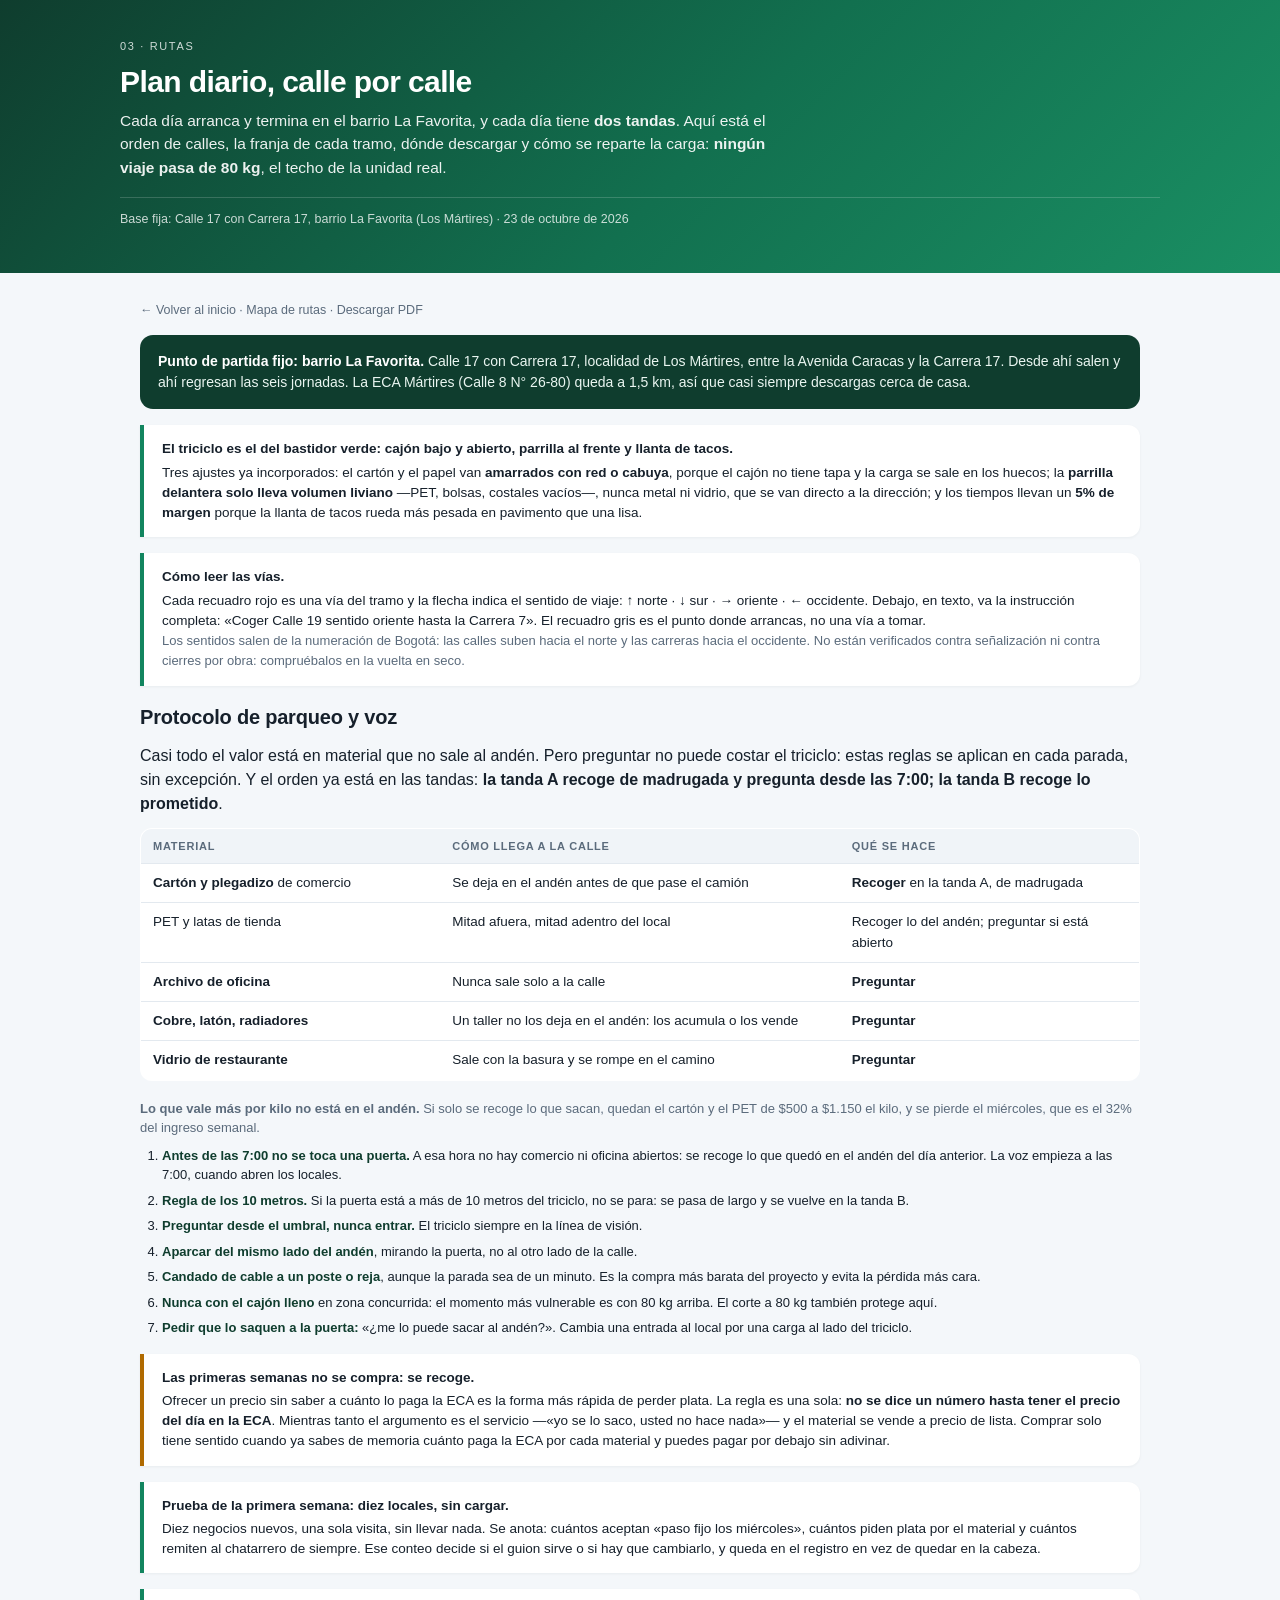
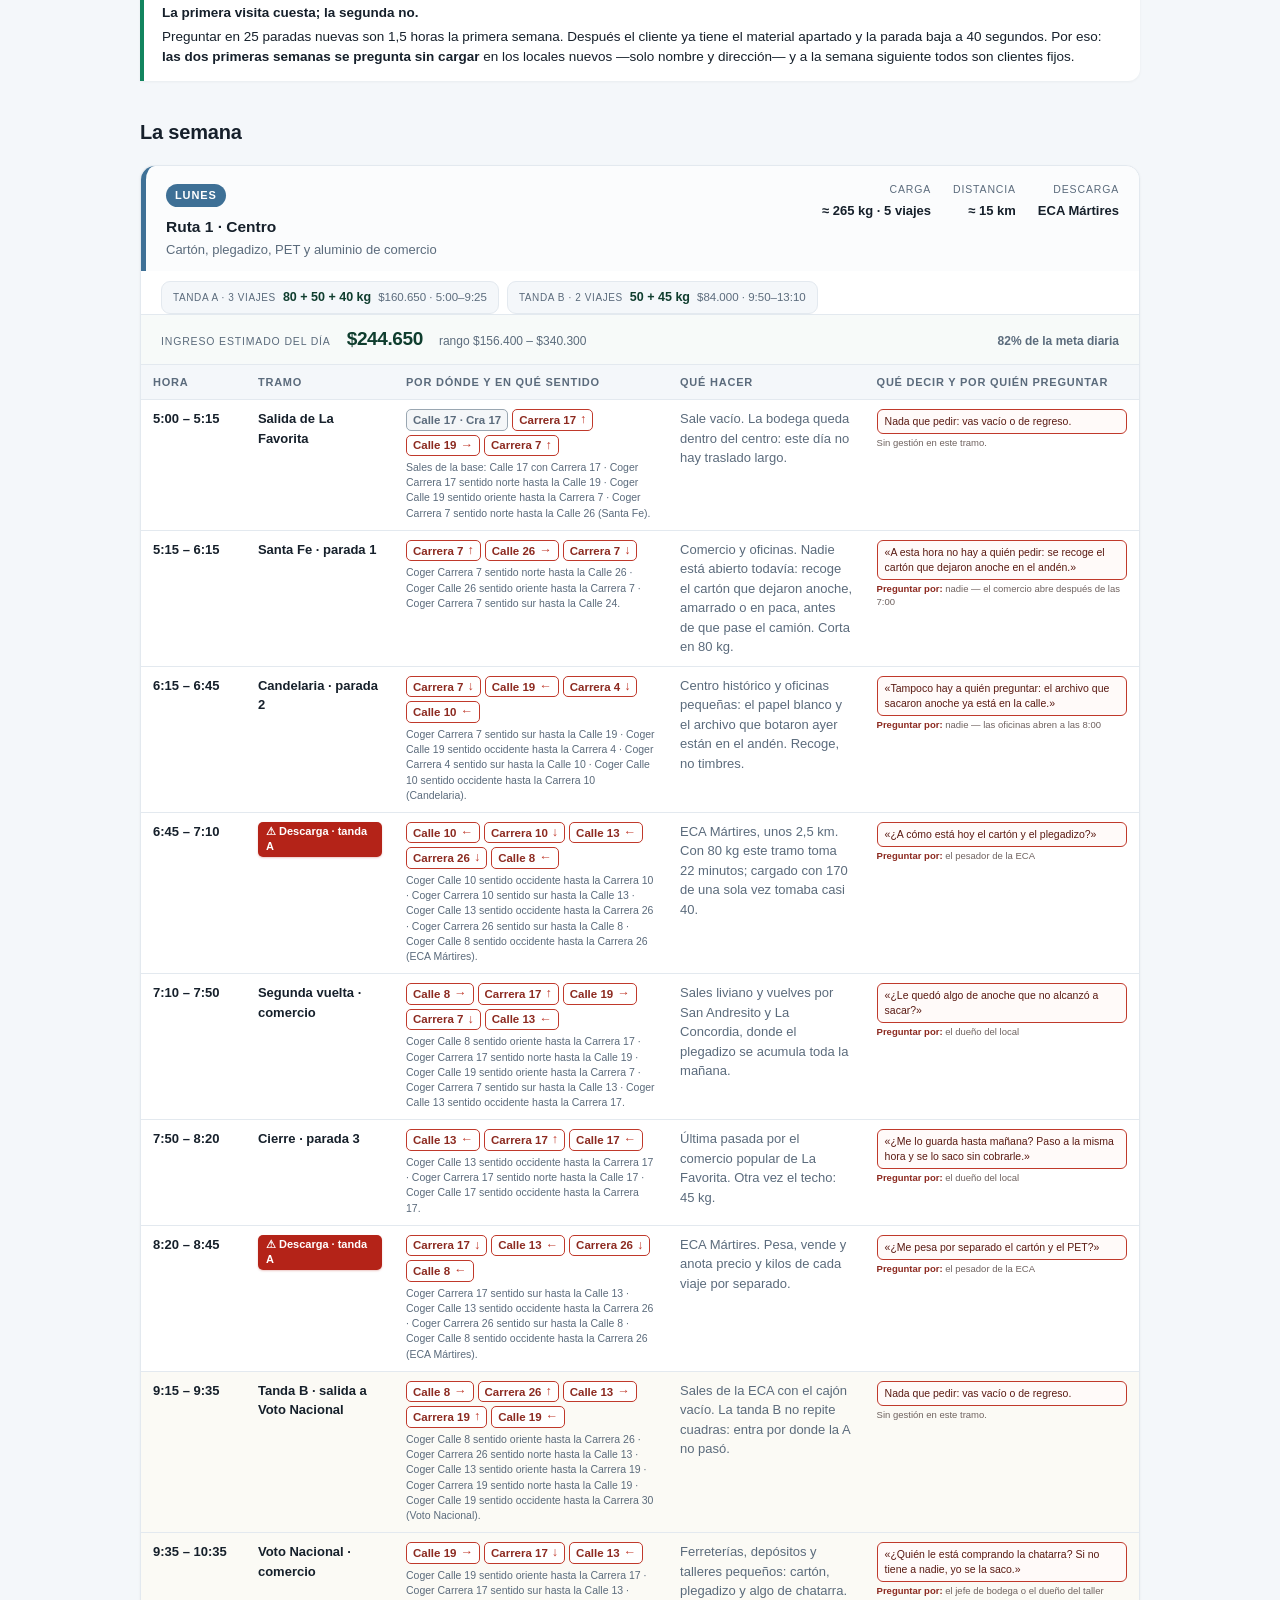
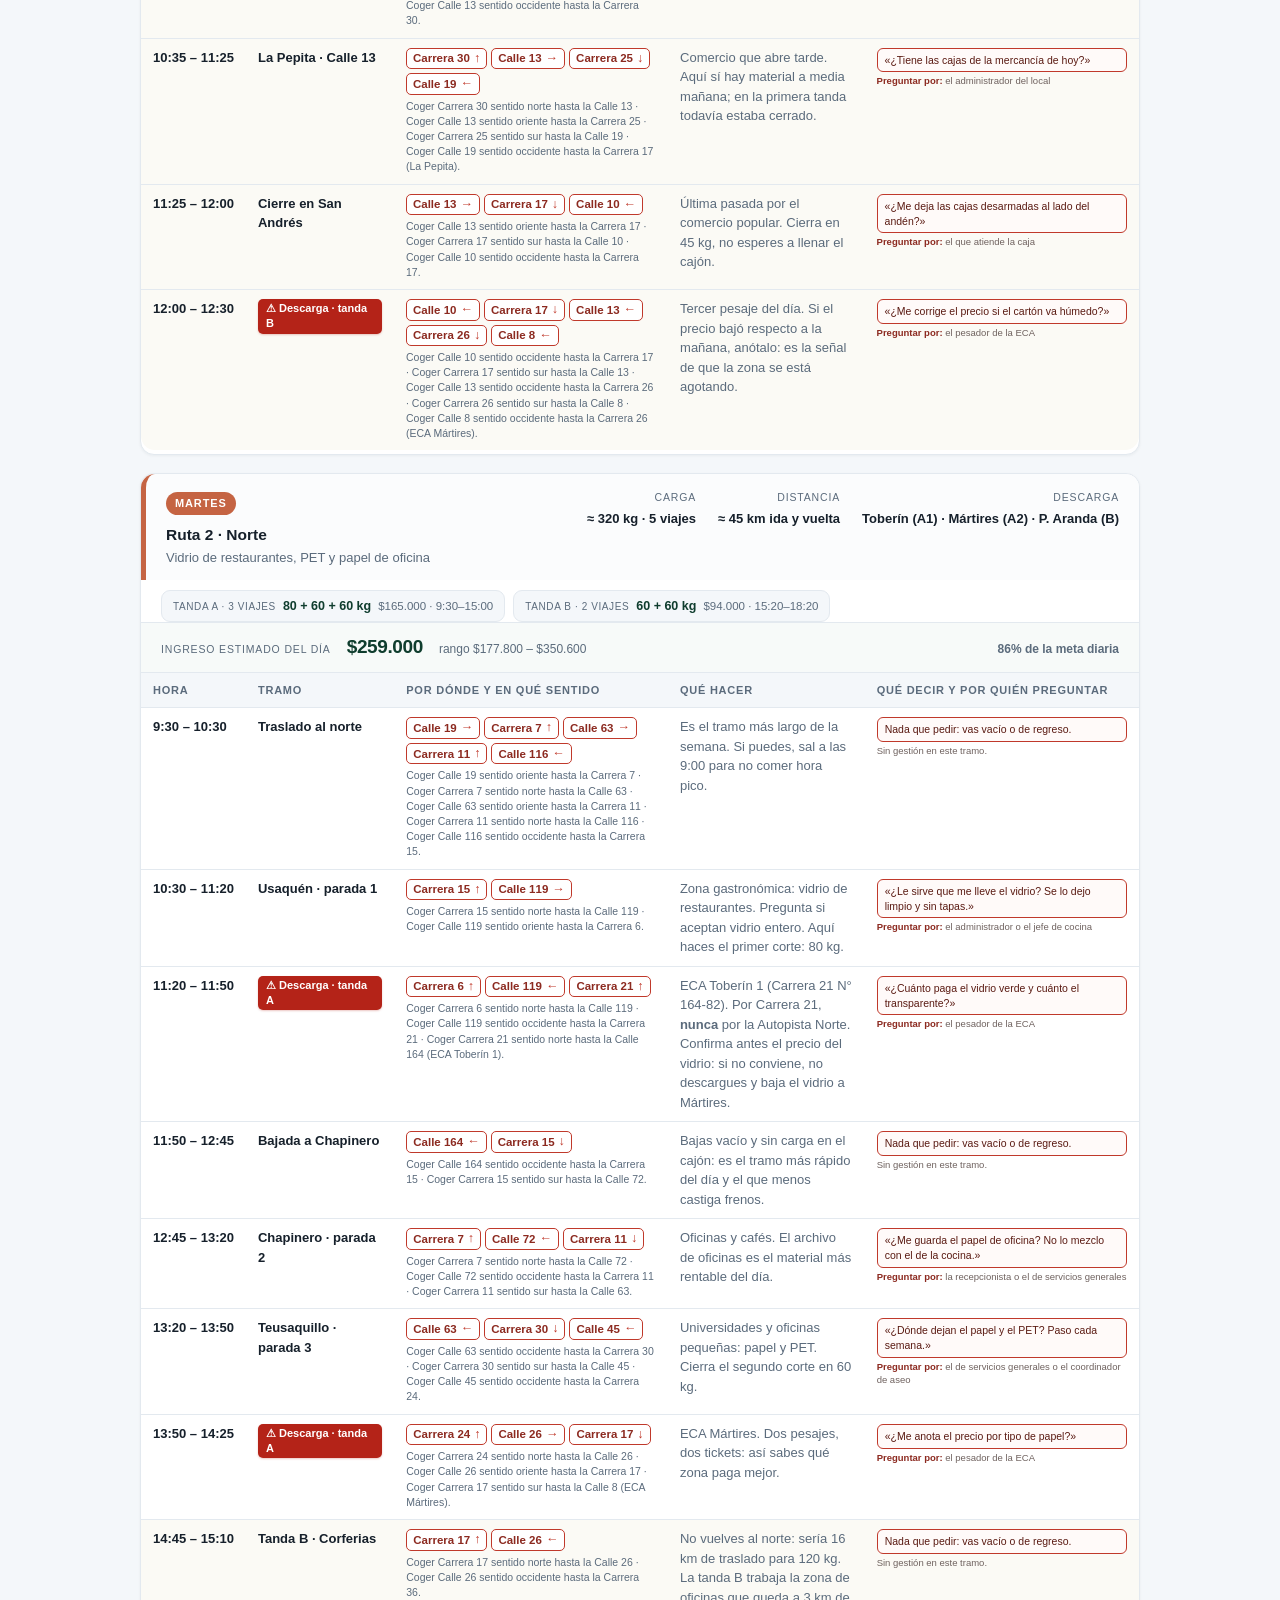
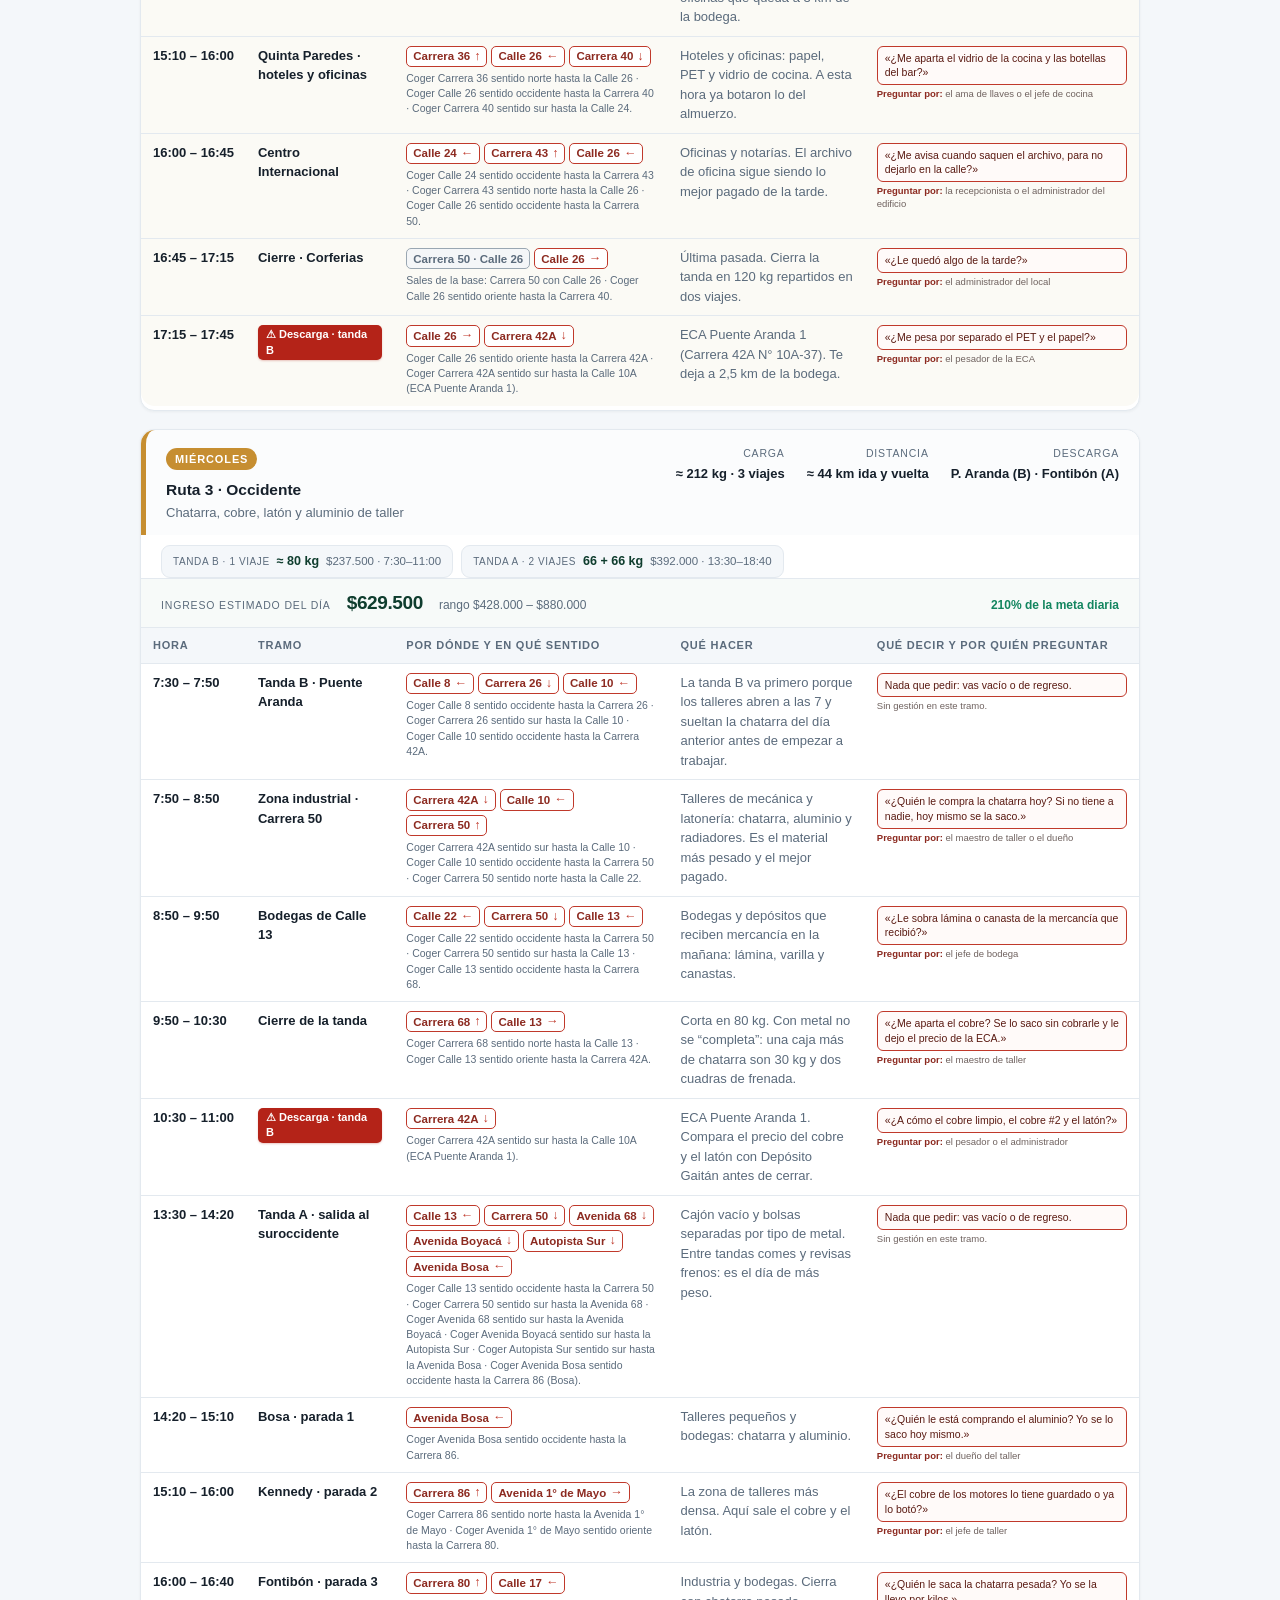
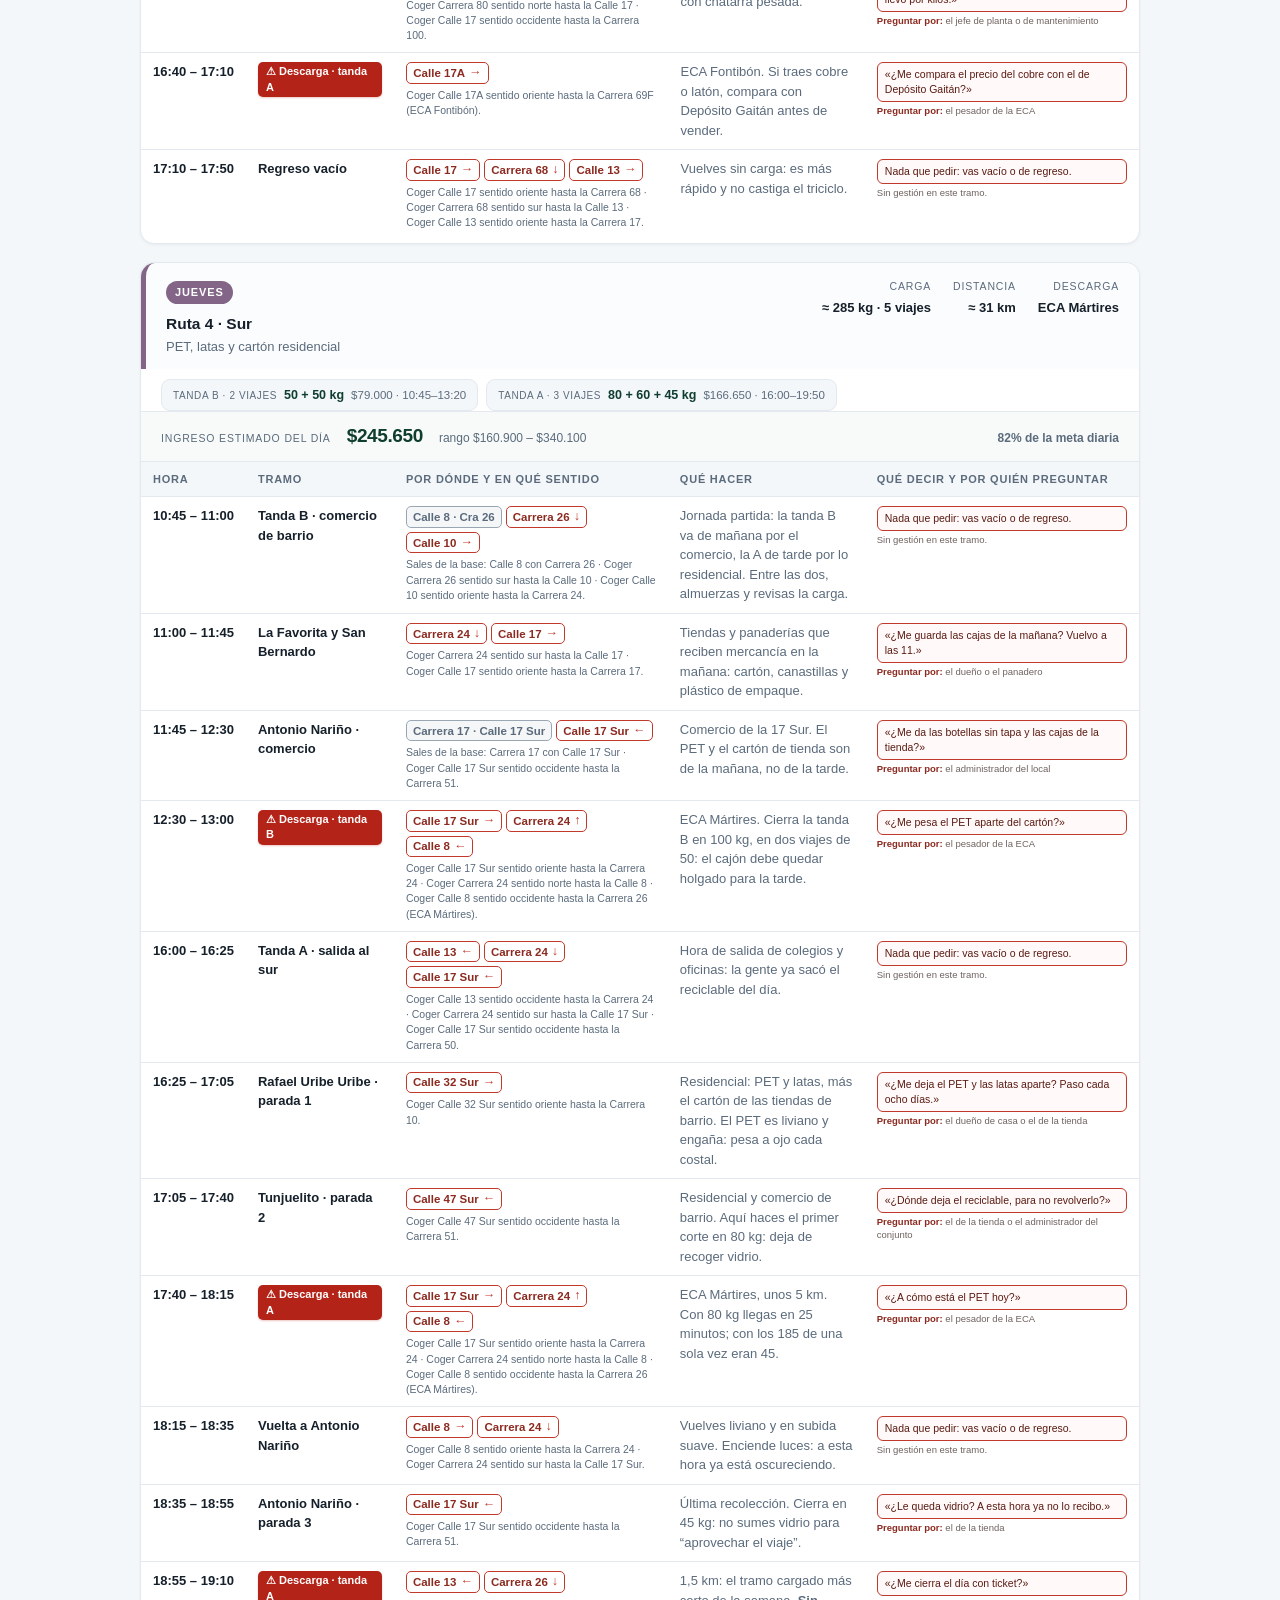
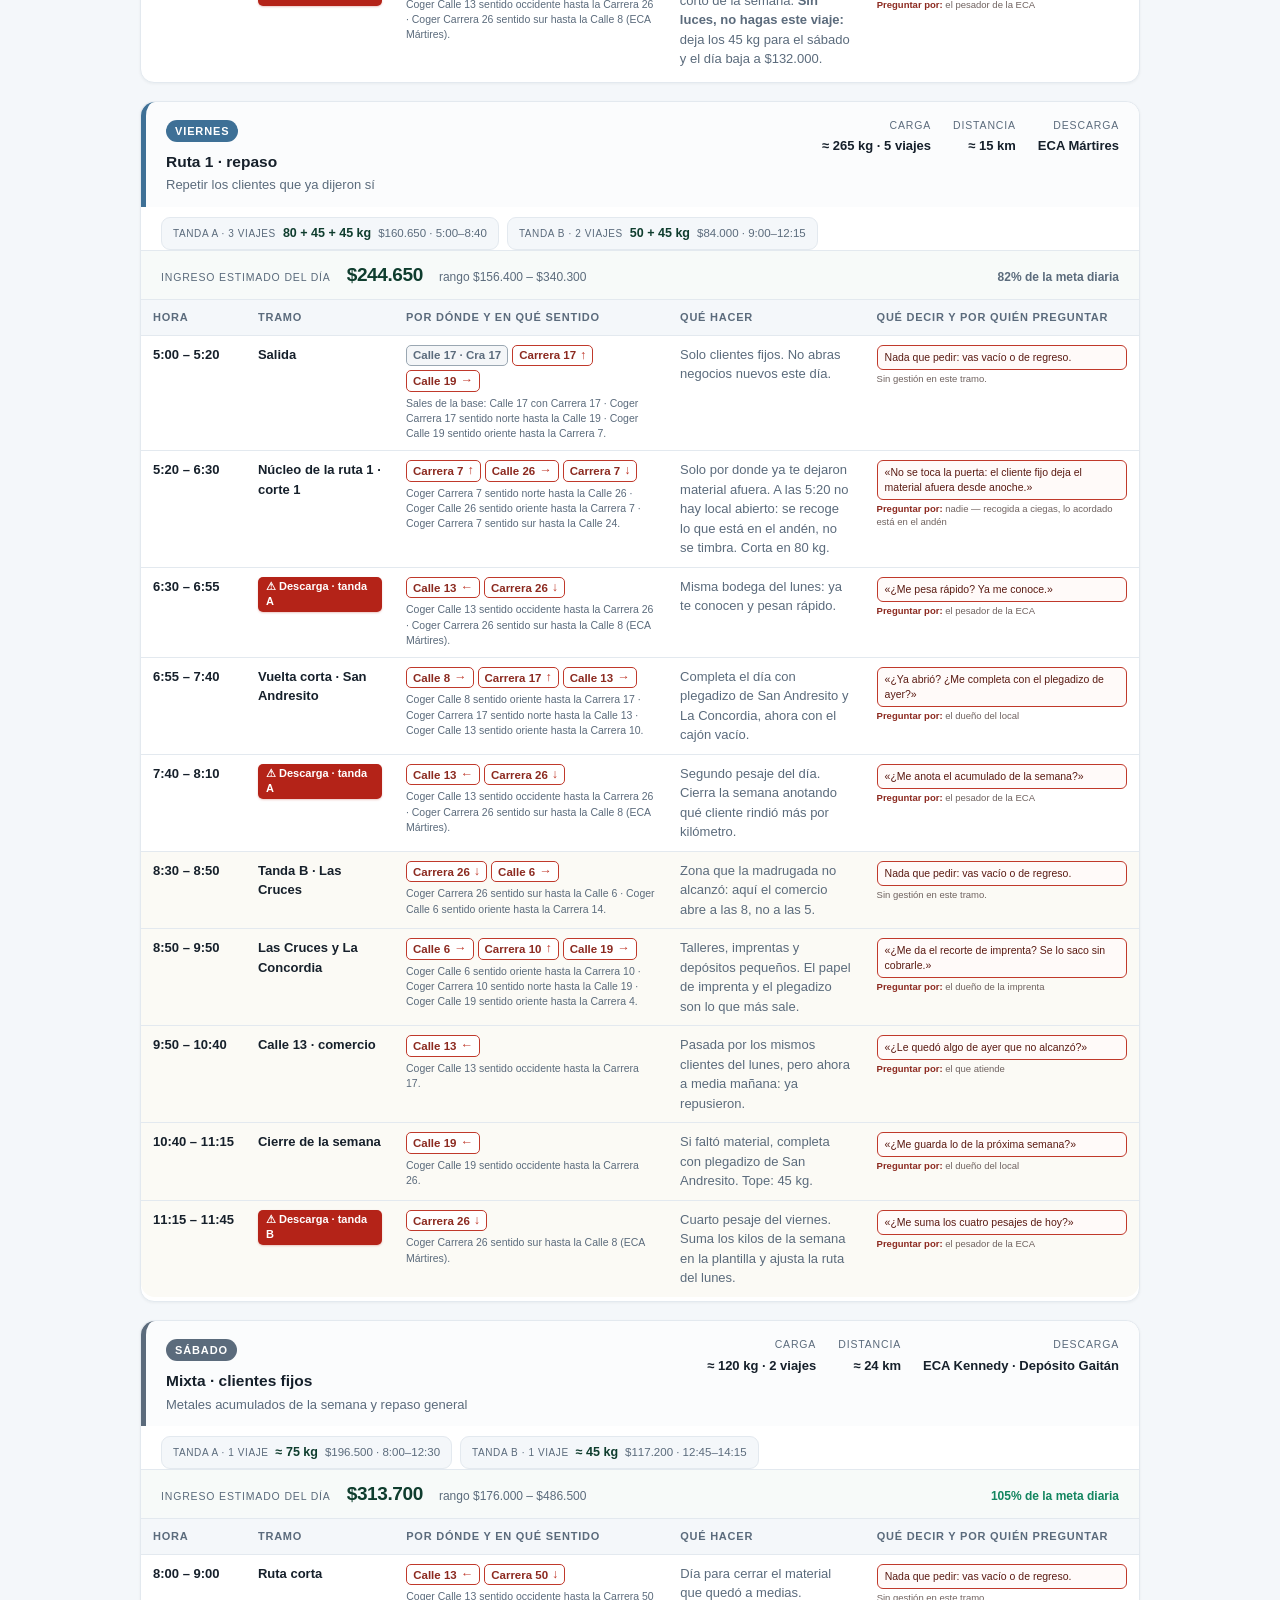
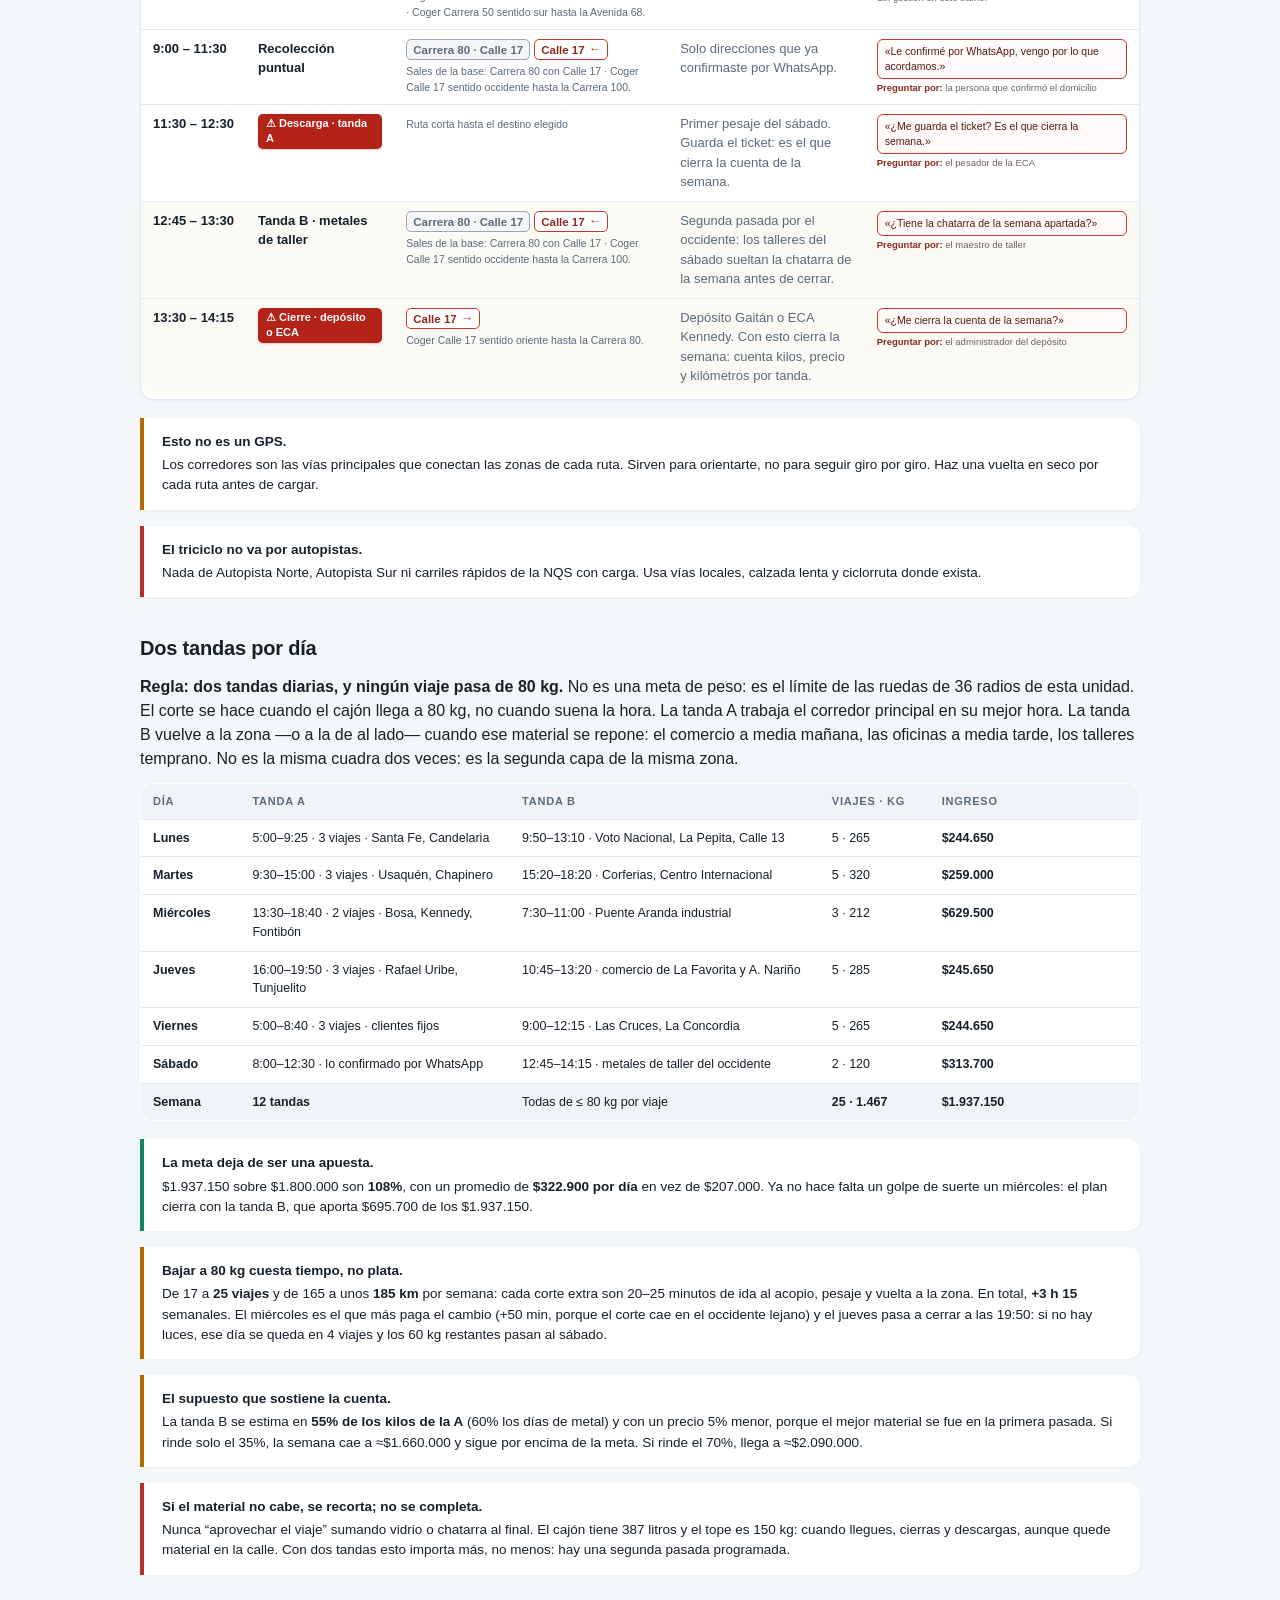
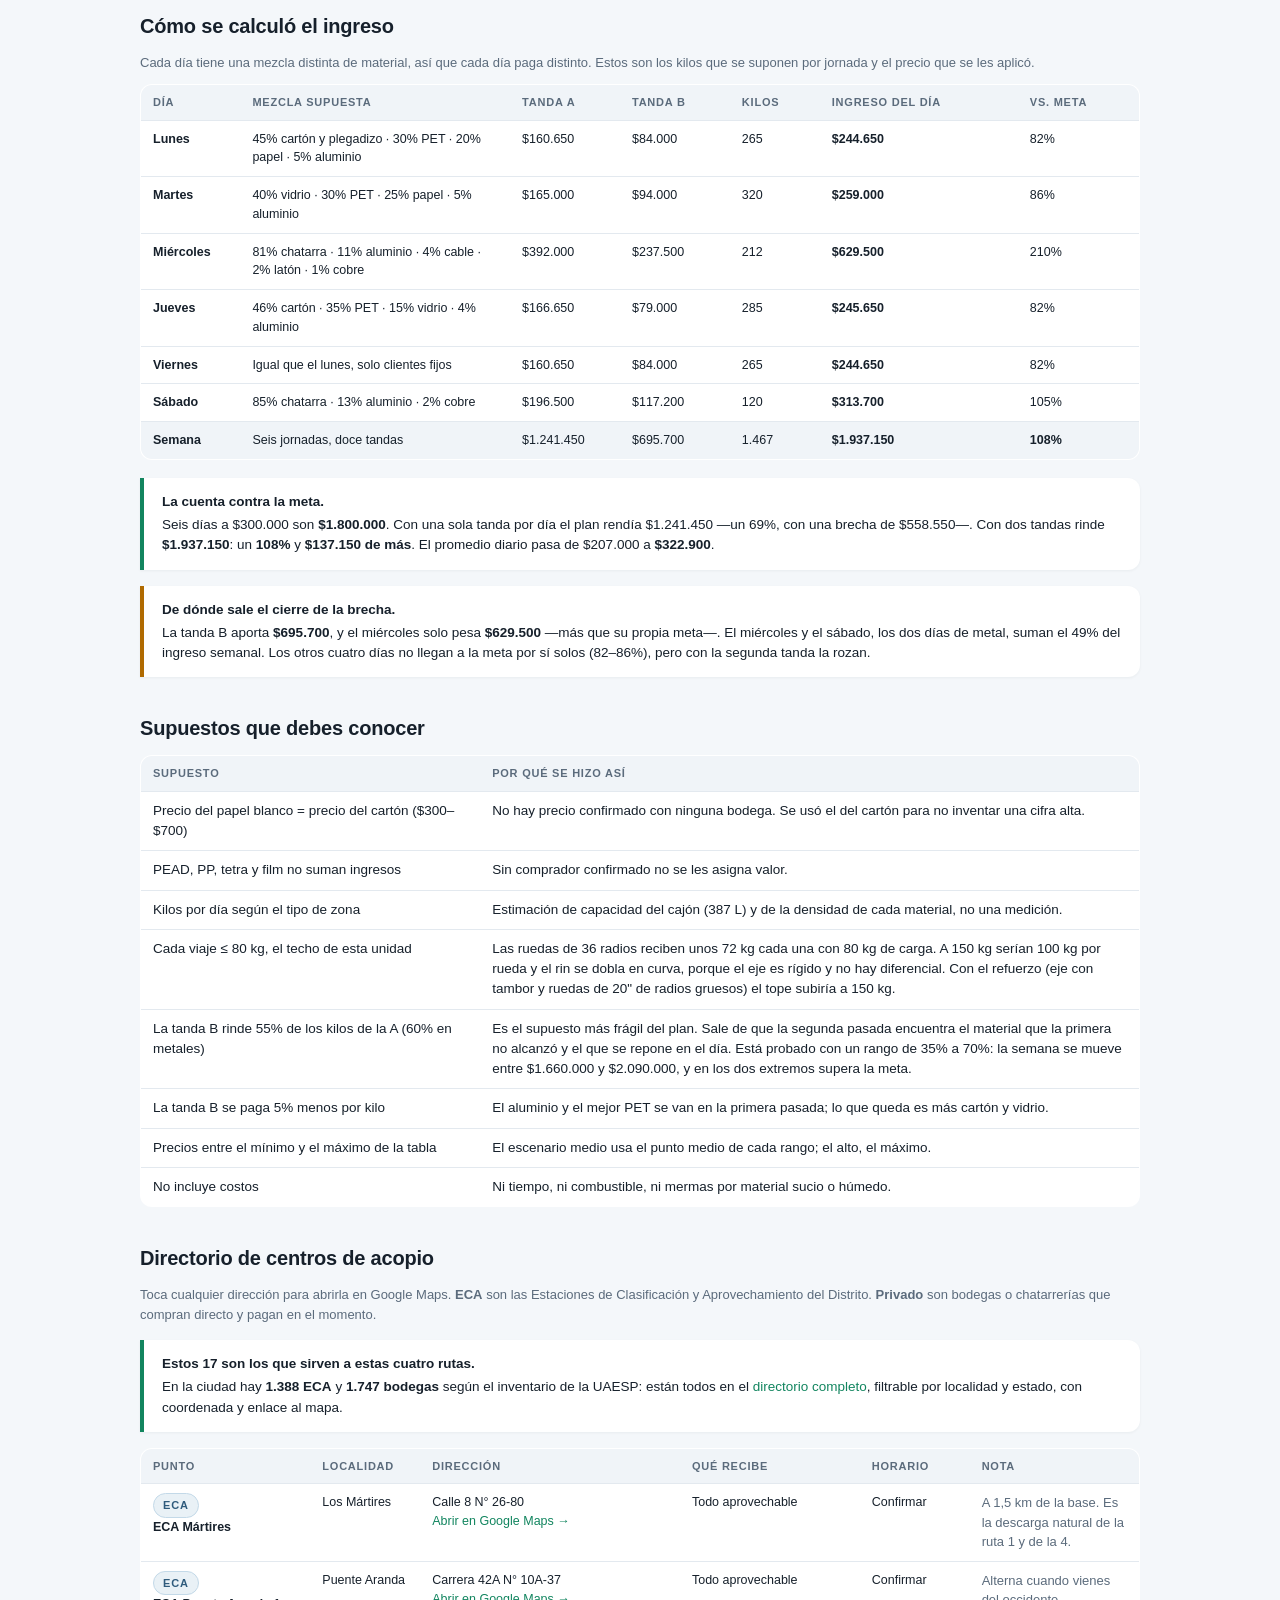
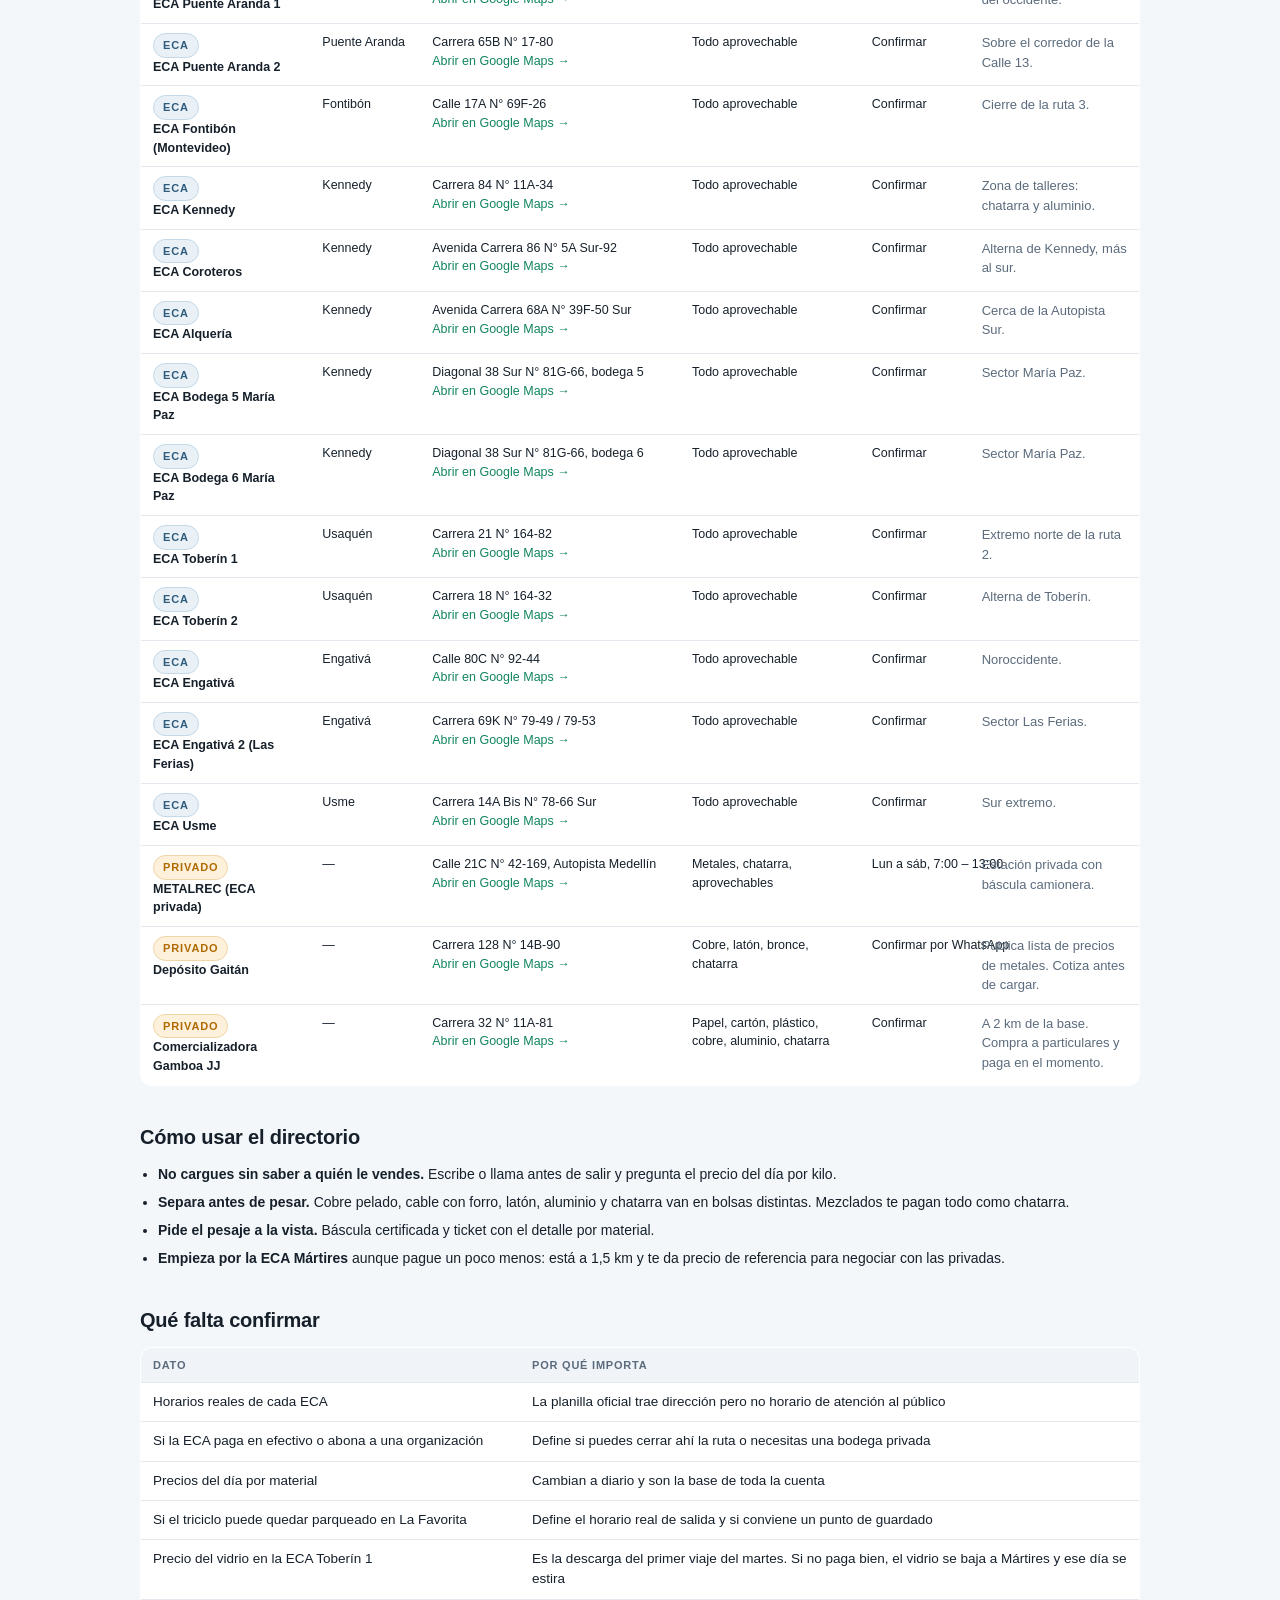
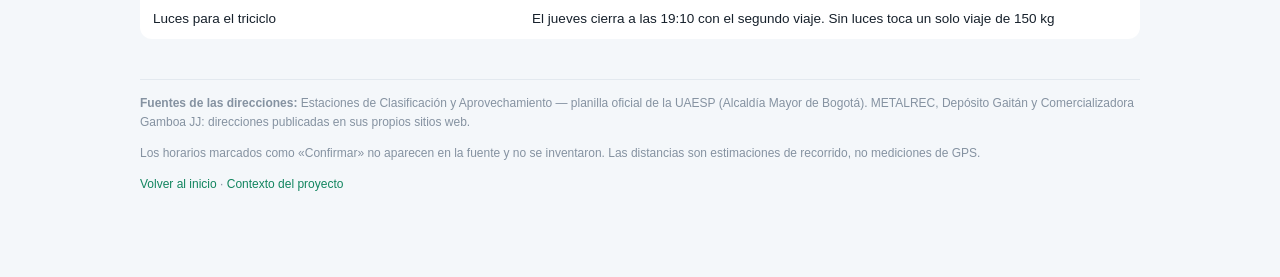
<file: 03_rutas/plan_semanal.html>
﻿<!DOCTYPE html>
<html lang="es">
<head>
<meta charset="utf-8">
<meta name="viewport" content="width=device-width, initial-scale=1">
<title>Plan diario y centros de acopio · RECYCLING_PROJECT</title>
<link rel="stylesheet" href="../assets/styles.css">
<style>
  .day{background:#fff;border:1px solid var(--line);border-radius:14px;padding:0 0 4px;
       margin:18px 0;box-shadow:0 1px 3px rgba(16,32,48,.05);break-inside:avoid}
  .dayhead{display:flex;justify-content:space-between;gap:20px;align-items:flex-start;
           border-left:5px solid #3E7096;border-radius:14px 14px 0 0;padding:16px 20px 12px;background:#fbfcfd}
  .daymeta{display:flex;gap:22px;text-align:right;flex:0 0 auto}
  .daymeta .k{display:block;font-size:10.5px;letter-spacing:.08em;text-transform:uppercase;color:var(--muted)}
  .daymeta b{font-size:13px}
  table.tramos{margin:0;border:none;border-radius:0 0 14px 14px;font-size:13px}
  table.tramos th{background:#f4f7fa}
  table.tramos td{padding:9px 12px}
   .viajes{display:flex;flex-wrap:wrap;gap:8px;padding:10px 20px 0}
   .vj{display:flex;align-items:baseline;gap:7px;background:#f4f7fa;border:1px solid var(--line);
       border-radius:9px;padding:6px 11px;font-size:12px}
   .vj .n{font-size:10px;letter-spacing:.06em;text-transform:uppercase;color:var(--muted)}
   .vj b{font-size:12.5px;color:var(--green-dark)}
   .vj .d{font-size:11.5px;color:var(--muted)}
   .vj.vacio{background:#fff;border-style:dashed}
   .rt-chips{display:flex;flex-wrap:wrap;gap:4px;margin:0 0 4px}
   .rt-ch{display:inline-flex;align-items:center;gap:4px;border:1.6px solid #C0392B;border-radius:5px;
          padding:1px 6px;font-size:11.5px;line-height:1.4;color:#8C2A20;background:#fff}
   .rt-ch b{font-weight:600}
   .rt-ch i{font-style:normal;color:#C0392B;font-weight:700;font-size:12.5px}
   .rt-ch.rt-sal{border-color:#9AA7B2;color:#5b6b7c;background:#f4f6f8}
   .rt-cap{margin:0;font-size:10.5px;color:#5b6b7c;line-height:1.45}
   .tag-desc{display:inline-block;background:#B42318;color:#fff;font-weight:700;border-radius:5px;
             padding:2px 8px;font-size:11px;line-height:1.4;box-shadow:0 1px 2px rgba(180,35,24,.25)}
   ol.reglas{margin:8px 0 0;padding-left:22px}
   ol.reglas li{margin-bottom:6px;line-height:1.5;font-size:13px}
   ol.reglas b{color:var(--green-dark)}
   td.decir{padding:4px 7px;vertical-align:top}
   .say{border:1.4px solid #C0392B;border-radius:6px;padding:4px 7px;background:#fffaf9;
        font-size:10.5px;line-height:1.42;color:#5a1a12}
   .who{margin-top:3px;font-size:9.5px;line-height:1.35;color:#6f625f}
   .who b{color:#8C2A20;font-weight:600}
   .ingreso{display:flex;flex-wrap:wrap;align-items:baseline;gap:10px 16px;
           padding:10px 20px;background:#f7faf9;border-top:1px solid var(--line);border-bottom:1px solid var(--line)}
  .ig-k{font-size:10.5px;letter-spacing:.08em;text-transform:uppercase;color:var(--muted)}
  .ig-v{font-size:19px;font-weight:bold;letter-spacing:-.02em;color:var(--green-dark)}
  .ig-r{font-size:12px;color:var(--muted)}
  .ig-p{font-size:12px;font-weight:bold;margin-left:auto}
  .base{background:#0f3d2e;color:#eaf6f1;border-radius:13px;padding:16px 18px;font-size:14px;margin:16px 0}
  .base b{color:#fff}
  @media(max-width:720px){.dayhead{flex-direction:column;gap:10px}.daymeta{text-align:left;gap:18px}}
  @media print{
     .day{page-break-inside:auto;margin:5px 0;padding-bottom:0}
     .dayhead{padding:4px 10px 3px;gap:12px}
     .dayhead h3{font-size:12px;margin:4px 0 1px !important}
     .dayhead .small{font-size:9px}
     .daymeta{gap:14px}
     .daymeta .k{font-size:7.5px}
     .daymeta b{font-size:9.5px}
     table.tramos{font-size:9.2px;line-height:1.28}
     table.tramos tr{break-inside:avoid;page-break-inside:avoid}
     table.tramos thead{display:table-header-group}
     table.tramos td{padding:2.8px 5px}
     table.tramos th{padding:3px 5px;font-size:7.5px}
     .note{font-size:10.5px;padding:6px 10px;margin:6px 0}
     h2{font-size:14px;margin:10px 0 5px}
     .base{font-size:10.5px;padding:8px 12px;margin:8px 0}
     .ingreso{padding:4px 10px;gap:3px 10px}
     .viajes{padding:4px 10px 0;gap:4px}
     .vj{padding:2px 6px;border-radius:5px;gap:5px}
     .vj .n{font-size:7px}
     .vj b{font-size:9px}
     .vj .d{font-size:8px}
     .ig-v{font-size:13px}
     .ig-k{font-size:7.5px}
     .ig-r,.ig-p{font-size:8.5px}
     table[style*="12.5px"]{font-size:9px !important;line-height:1.28}
     table[style*="12.5px"] td,table[style*="12.5px"] th{padding:2px 4px !important}
     .small{font-size:9.6px}
     .rt-chips{gap:2px;margin-bottom:2px}
     .rt-ch{font-size:7.9px;padding:0 3px;border-width:1px;border-radius:3px;gap:2px}
     .rt-ch i{font-size:8px}
     .rt-cap{font-size:7.9px;line-height:1.34}
     .tag-desc{font-size:7.6px;padding:1px 5px;border-radius:3px}
     td.decir{padding:1.5px 4px}
     ol.reglas{margin:4px 0 0;padding-left:16px}
     ol.reglas li{margin-bottom:2px;font-size:8.8px;line-height:1.35}
     .say{font-size:7.1px;padding:2px 4px;border-width:1px;border-radius:3px;line-height:1.3}
     .who{font-size:6.6px;margin-top:1px;line-height:1.25}
     table.tramos .small{font-size:8.8px}
  }
</style>
</head>
<body>

<header class="top">
  <div class="inner">
    <p class="kicker">03 · Rutas</p>
    <h1>Plan diario, calle por calle</h1>
    <p class="lead">Cada día arranca y termina en el barrio La Favorita, y cada día tiene <b>dos tandas</b>. Aquí está el orden de calles, la franja de cada tramo, dónde descargar y cómo se reparte la carga: <b>ningún viaje pasa de 80 kg</b>, el techo de la unidad real.</p>
    <p class="meta">Base fija: Calle 17 con Carrera 17, barrio La Favorita (Los Mártires) · 23 de octubre de 2026</p>
  </div>
</header>

<div class="wrap">
  <p class="crumb"><a href="../index.html">← Volver al inicio</a> · <a href="mapa_rutas.html">Mapa de rutas</a> · <a href="plan_semanal.pdf">Descargar PDF</a></p>

  <div class="base">
    <b>Punto de partida fijo: barrio La Favorita.</b>
    Calle 17 con Carrera 17, localidad de Los Mártires, entre la Avenida Caracas y la Carrera 17.
    Desde ahí salen y ahí regresan las seis jornadas. La ECA Mártires (Calle 8 N° 26-80) queda a 1,5 km,
    así que casi siempre descargas cerca de casa.
  </div>

  <div class="note">
    <strong>El triciclo es el del bastidor verde: cajón bajo y abierto, parrilla al frente y llanta de tacos.</strong>
    Tres ajustes ya incorporados: el cartón y el papel van <b>amarrados con red o cabuya</b>, porque el cajón no tiene tapa y la carga se sale en los huecos; la <b>parrilla delantera solo lleva volumen liviano</b> —PET, bolsas, costales vacíos—, nunca metal ni vidrio, que se van directo a la dirección; y los tiempos llevan un <b>5% de margen</b> porque la llanta de tacos rueda más pesada en pavimento que una lisa.
  </div>

  <div class="note">
    <strong>Cómo leer las vías.</strong>
    Cada recuadro rojo es una vía del tramo y la flecha indica el sentido de viaje:
    <b>↑</b> norte · <b>↓</b> sur · <b>→</b> oriente · <b>←</b> occidente. Debajo, en texto, va la instrucción completa:
    «Coger Calle 19 sentido oriente hasta la Carrera 7». El recuadro gris es el punto donde arrancas, no una vía a tomar.
    <br><span class="small">Los sentidos salen de la numeración de Bogotá: las calles suben hacia el norte y las carreras hacia el occidente. No están verificados contra señalización ni contra cierres por obra: compruébalos en la vuelta en seco.</span>
  </div>

  <h2>Protocolo de parqueo y voz</h2>

  <p>Casi todo el valor está en material que no sale al andén. Pero preguntar no puede costar el triciclo: estas reglas se aplican en cada parada, sin excepción. Y el orden ya está en las tandas: <b>la tanda A recoge de madrugada y pregunta desde las 7:00; la tanda B recoge lo prometido</b>.</p>

  <table>
    <tr><th style="width:30%">Material</th><th style="width:40%">Cómo llega a la calle</th><th>Qué se hace</th></tr>
    <tr><td><b>Cartón y plegadizo</b> de comercio</td><td>Se deja en el andén antes de que pase el camión</td><td><b>Recoger</b> en la tanda A, de madrugada</td></tr>
    <tr><td>PET y latas de tienda</td><td>Mitad afuera, mitad adentro del local</td><td>Recoger lo del andén; preguntar si está abierto</td></tr>
    <tr><td><b>Archivo de oficina</b></td><td>Nunca sale solo a la calle</td><td><b>Preguntar</b></td></tr>
    <tr><td><b>Cobre, latón, radiadores</b></td><td>Un taller no los deja en el andén: los acumula o los vende</td><td><b>Preguntar</b></td></tr>
    <tr><td><b>Vidrio de restaurante</b></td><td>Sale con la basura y se rompe en el camino</td><td><b>Preguntar</b></td></tr>
  </table>

  <p class="small" style="margin:6px 0 0"><b>Lo que vale más por kilo no está en el andén.</b> Si solo se recoge lo que sacan, quedan el cartón y el PET de $500 a $1.150 el kilo, y se pierde el miércoles, que es el 32% del ingreso semanal.</p>

  <ol class="reglas">
    <li><b>Antes de las 7:00 no se toca una puerta.</b> A esa hora no hay comercio ni oficina abiertos: se recoge lo que quedó en el andén del día anterior. La voz empieza a las 7:00, cuando abren los locales.</li>
    <li><b>Regla de los 10 metros.</b> Si la puerta está a más de 10 metros del triciclo, no se para: se pasa de largo y se vuelve en la tanda B.</li>
    <li><b>Preguntar desde el umbral, nunca entrar.</b> El triciclo siempre en la línea de visión.</li>
    <li><b>Aparcar del mismo lado del andén</b>, mirando la puerta, no al otro lado de la calle.</li>
    <li><b>Candado de cable a un poste o reja</b>, aunque la parada sea de un minuto. Es la compra más barata del proyecto y evita la pérdida más cara.</li>
    <li><b>Nunca con el cajón lleno</b> en zona concurrida: el momento más vulnerable es con 80 kg arriba. El corte a 80 kg también protege aquí.</li>
    <li><b>Pedir que lo saquen a la puerta:</b> «¿me lo puede sacar al andén?». Cambia una entrada al local por una carga al lado del triciclo.</li>
  </ol>

  <div class="note warn">
    <strong>Las primeras semanas no se compra: se recoge.</strong>
    Ofrecer un precio sin saber a cuánto lo paga la ECA es la forma más rápida de perder plata. La regla es una sola:
    <b>no se dice un número hasta tener el precio del día en la ECA</b>. Mientras tanto el argumento es el servicio
    —«yo se lo saco, usted no hace nada»— y el material se vende a precio de lista. Comprar solo tiene sentido cuando
    ya sabes de memoria cuánto paga la ECA por cada material y puedes pagar por debajo sin adivinar.
  </div>

  <div class="note">
    <strong>Prueba de la primera semana: diez locales, sin cargar.</strong>
    Diez negocios nuevos, una sola visita, sin llevar nada. Se anota: cuántos aceptan «paso fijo los miércoles»,
    cuántos piden plata por el material y cuántos remiten al chatarrero de siempre. Ese conteo decide si el guion
    sirve o si hay que cambiarlo, y queda en el registro en vez de quedar en la cabeza.
  </div>

  <div class="note">
    <strong>La primera visita cuesta; la segunda no.</strong>
    Preguntar en 25 paradas nuevas son 1,5 horas la primera semana. Después el cliente ya tiene el material apartado y la parada baja a 40 segundos. Por eso: <b>las dos primeras semanas se pregunta sin cargar</b> en los locales nuevos —solo nombre y dirección— y a la semana siguiente todos son clientes fijos.
  </div>

  <h2>La semana</h2>

  <section class="day">
    <div class="dayhead" style="border-left-color:#3E7096">
      <div>
        <span class="pill" style="background:#3E7096;color:#fff;border:none;margin:0">Lunes</span>
        <h3 style="margin:8px 0 2px">Ruta 1 · Centro</h3>
        <p class="small" style="margin:0">Cartón, plegadizo, PET y aluminio de comercio</p>
      </div>
      <div class="daymeta">
        <div><span class="k">Carga</span><b>≈ 265 kg · 5 viajes</b></div>
        <div><span class="k">Distancia</span><b>≈ 15 km</b></div>
        <div><span class="k">Descarga</span><b>ECA Mártires</b></div>
      </div>
    </div>
    <div class="viajes">
      <div class="vj"><span class="n">Tanda A · 3 viajes</span><b>80 + 50 + 40 kg</b><span class="d">$160.650 · 5:00–9:25</span></div>
      <div class="vj"><span class="n">Tanda B · 2 viajes</span><b>50 + 45 kg</b><span class="d">$84.000 · 9:50–13:10</span></div>
    </div>
    <div class="ingreso"><span class="ig-k">Ingreso estimado del día</span><span class="ig-v">$244.650</span><span class="ig-r">rango $156.400 – $340.300</span><span class="ig-p" style="color:var(--muted)">82% de la meta diaria</span></div>
    <table class="tramos"><thead><tr><th style="width:9%">Hora</th><th style="width:15%">Tramo</th><th style="width:28%">Por dónde y en qué sentido</th><th style="width:20%">Qué hacer</th><th style="width:28%">Qué decir y por quién preguntar</th></tr></thead>
      
      <tr><td class="num" style="white-space:nowrap"><b>5:00 – 5:15</b></td><td><b>Salida de La Favorita</b></td><td><div class="rt-chips"><span class="rt-ch rt-sal"><b>Calle 17 · Cra 17</b></span><span class="rt-ch"><b>Carrera 17</b><i>↑</i></span><span class="rt-ch"><b>Calle 19</b><i>→</i></span><span class="rt-ch"><b>Carrera 7</b><i>↑</i></span></div><p class="rt-cap">Sales de la base: Calle 17 con Carrera 17 · Coger Carrera 17 sentido norte hasta la Calle 19 · Coger Calle 19 sentido oriente hasta la Carrera 7 · Coger Carrera 7 sentido norte hasta la Calle 26 (Santa Fe).</p></td><td class="small">Sale vacío. La bodega queda dentro del centro: este día no hay traslado largo.</td><td class="decir"><div class="say">Nada que pedir: vas vacío o de regreso.</div><div class="who">Sin gestión en este tramo.</div></td></tr><tr><td class="num" style="white-space:nowrap"><b>5:15 – 6:15</b></td><td><b>Santa Fe · parada 1</b></td><td><div class="rt-chips"><span class="rt-ch"><b>Carrera 7</b><i>↑</i></span><span class="rt-ch"><b>Calle 26</b><i>→</i></span><span class="rt-ch"><b>Carrera 7</b><i>↓</i></span></div><p class="rt-cap">Coger Carrera 7 sentido norte hasta la Calle 26 · Coger Calle 26 sentido oriente hasta la Carrera 7 · Coger Carrera 7 sentido sur hasta la Calle 24.</p></td><td class="small">Comercio y oficinas. Nadie está abierto todavía: recoge el cartón que dejaron anoche, amarrado o en paca, antes de que pase el camión. Corta en 80 kg.</td><td class="decir"><div class="say">«A esta hora no hay a quién pedir: se recoge el cartón que dejaron anoche en el andén.»</div><div class="who"><b>Preguntar por:</b> nadie — el comercio abre después de las 7:00</div></td></tr><tr><td class="num" style="white-space:nowrap"><b>6:15 – 6:45</b></td><td><b>Candelaria · parada 2</b></td><td><div class="rt-chips"><span class="rt-ch"><b>Carrera 7</b><i>↓</i></span><span class="rt-ch"><b>Calle 19</b><i>←</i></span><span class="rt-ch"><b>Carrera 4</b><i>↓</i></span><span class="rt-ch"><b>Calle 10</b><i>←</i></span></div><p class="rt-cap">Coger Carrera 7 sentido sur hasta la Calle 19 · Coger Calle 19 sentido occidente hasta la Carrera 4 · Coger Carrera 4 sentido sur hasta la Calle 10 · Coger Calle 10 sentido occidente hasta la Carrera 10 (Candelaria).</p></td><td class="small">Centro histórico y oficinas pequeñas: el papel blanco y el archivo que botaron ayer están en el andén. Recoge, no timbres.</td><td class="decir"><div class="say">«Tampoco hay a quién preguntar: el archivo que sacaron anoche ya está en la calle.»</div><div class="who"><b>Preguntar por:</b> nadie — las oficinas abren a las 8:00</div></td></tr><tr><td class="num" style="white-space:nowrap"><b>6:45 – 7:10</b></td><td><span class="tag-desc">&#9888; Descarga · tanda A</span></td><td><div class="rt-chips"><span class="rt-ch"><b>Calle 10</b><i>←</i></span><span class="rt-ch"><b>Carrera 10</b><i>↓</i></span><span class="rt-ch"><b>Calle 13</b><i>←</i></span><span class="rt-ch"><b>Carrera 26</b><i>↓</i></span><span class="rt-ch"><b>Calle 8</b><i>←</i></span></div><p class="rt-cap">Coger Calle 10 sentido occidente hasta la Carrera 10 · Coger Carrera 10 sentido sur hasta la Calle 13 · Coger Calle 13 sentido occidente hasta la Carrera 26 · Coger Carrera 26 sentido sur hasta la Calle 8 · Coger Calle 8 sentido occidente hasta la Carrera 26 (ECA Mártires).</p></td><td class="small">ECA Mártires, unos 2,5 km. Con 80 kg este tramo toma 22 minutos; cargado con 170 de una sola vez tomaba casi 40.</td><td class="decir"><div class="say">«¿A cómo está hoy el cartón y el plegadizo?»</div><div class="who"><b>Preguntar por:</b> el pesador de la ECA</div></td></tr><tr><td class="num" style="white-space:nowrap"><b>7:10 – 7:50</b></td><td><b>Segunda vuelta · comercio</b></td><td><div class="rt-chips"><span class="rt-ch"><b>Calle 8</b><i>→</i></span><span class="rt-ch"><b>Carrera 17</b><i>↑</i></span><span class="rt-ch"><b>Calle 19</b><i>→</i></span><span class="rt-ch"><b>Carrera 7</b><i>↓</i></span><span class="rt-ch"><b>Calle 13</b><i>←</i></span></div><p class="rt-cap">Coger Calle 8 sentido oriente hasta la Carrera 17 · Coger Carrera 17 sentido norte hasta la Calle 19 · Coger Calle 19 sentido oriente hasta la Carrera 7 · Coger Carrera 7 sentido sur hasta la Calle 13 · Coger Calle 13 sentido occidente hasta la Carrera 17.</p></td><td class="small">Sales liviano y vuelves por San Andresito y La Concordia, donde el plegadizo se acumula toda la mañana.</td><td class="decir"><div class="say">«¿Le quedó algo de anoche que no alcanzó a sacar?»</div><div class="who"><b>Preguntar por:</b> el dueño del local</div></td></tr><tr><td class="num" style="white-space:nowrap"><b>7:50 – 8:20</b></td><td><b>Cierre · parada 3</b></td><td><div class="rt-chips"><span class="rt-ch"><b>Calle 13</b><i>←</i></span><span class="rt-ch"><b>Carrera 17</b><i>↑</i></span><span class="rt-ch"><b>Calle 17</b><i>←</i></span></div><p class="rt-cap">Coger Calle 13 sentido occidente hasta la Carrera 17 · Coger Carrera 17 sentido norte hasta la Calle 17 · Coger Calle 17 sentido occidente hasta la Carrera 17.</p></td><td class="small">Última pasada por el comercio popular de La Favorita. Otra vez el techo: 45 kg.</td><td class="decir"><div class="say">«¿Me lo guarda hasta mañana? Paso a la misma hora y se lo saco sin cobrarle.»</div><div class="who"><b>Preguntar por:</b> el dueño del local</div></td></tr><tr><td class="num" style="white-space:nowrap"><b>8:20 – 8:45</b></td><td><span class="tag-desc">&#9888; Descarga · tanda A</span></td><td><div class="rt-chips"><span class="rt-ch"><b>Carrera 17</b><i>↓</i></span><span class="rt-ch"><b>Calle 13</b><i>←</i></span><span class="rt-ch"><b>Carrera 26</b><i>↓</i></span><span class="rt-ch"><b>Calle 8</b><i>←</i></span></div><p class="rt-cap">Coger Carrera 17 sentido sur hasta la Calle 13 · Coger Calle 13 sentido occidente hasta la Carrera 26 · Coger Carrera 26 sentido sur hasta la Calle 8 · Coger Calle 8 sentido occidente hasta la Carrera 26 (ECA Mártires).</p></td><td class="small">ECA Mártires. Pesa, vende y anota precio y kilos de cada viaje por separado.</td><td class="decir"><div class="say">«¿Me pesa por separado el cartón y el PET?»</div><div class="who"><b>Preguntar por:</b> el pesador de la ECA</div></td></tr>
<tr style="background:#fbfaf5"><td class="num" style="white-space:nowrap"><b>9:15 – 9:35</b></td><td><b>Tanda B · salida a Voto Nacional</b></td><td><div class="rt-chips"><span class="rt-ch"><b>Calle 8</b><i>→</i></span><span class="rt-ch"><b>Carrera 26</b><i>↑</i></span><span class="rt-ch"><b>Calle 13</b><i>→</i></span><span class="rt-ch"><b>Carrera 19</b><i>↑</i></span><span class="rt-ch"><b>Calle 19</b><i>←</i></span></div><p class="rt-cap">Coger Calle 8 sentido oriente hasta la Carrera 26 · Coger Carrera 26 sentido norte hasta la Calle 13 · Coger Calle 13 sentido oriente hasta la Carrera 19 · Coger Carrera 19 sentido norte hasta la Calle 19 · Coger Calle 19 sentido occidente hasta la Carrera 30 (Voto Nacional).</p></td><td class="small">Sales de la ECA con el cajón vacío. La tanda B no repite cuadras: entra por donde la A no pasó.</td><td class="decir"><div class="say">Nada que pedir: vas vacío o de regreso.</div><div class="who">Sin gestión en este tramo.</div></td></tr><tr style="background:#fbfaf5"><td class="num" style="white-space:nowrap"><b>9:35 – 10:35</b></td><td><b>Voto Nacional · comercio</b></td><td><div class="rt-chips"><span class="rt-ch"><b>Calle 19</b><i>→</i></span><span class="rt-ch"><b>Carrera 17</b><i>↓</i></span><span class="rt-ch"><b>Calle 13</b><i>←</i></span></div><p class="rt-cap">Coger Calle 19 sentido oriente hasta la Carrera 17 · Coger Carrera 17 sentido sur hasta la Calle 13 · Coger Calle 13 sentido occidente hasta la Carrera 30.</p></td><td class="small">Ferreterías, depósitos y talleres pequeños: cartón, plegadizo y algo de chatarra.</td><td class="decir"><div class="say">«¿Quién le está comprando la chatarra? Si no tiene a nadie, yo se la saco.»</div><div class="who"><b>Preguntar por:</b> el jefe de bodega o el dueño del taller</div></td></tr><tr style="background:#fbfaf5"><td class="num" style="white-space:nowrap"><b>10:35 – 11:25</b></td><td><b>La Pepita · Calle 13</b></td><td><div class="rt-chips"><span class="rt-ch"><b>Carrera 30</b><i>↑</i></span><span class="rt-ch"><b>Calle 13</b><i>→</i></span><span class="rt-ch"><b>Carrera 25</b><i>↓</i></span><span class="rt-ch"><b>Calle 19</b><i>←</i></span></div><p class="rt-cap">Coger Carrera 30 sentido norte hasta la Calle 13 · Coger Calle 13 sentido oriente hasta la Carrera 25 · Coger Carrera 25 sentido sur hasta la Calle 19 · Coger Calle 19 sentido occidente hasta la Carrera 17 (La Pepita).</p></td><td class="small">Comercio que abre tarde. Aquí sí hay material a media mañana; en la primera tanda todavía estaba cerrado.</td><td class="decir"><div class="say">«¿Tiene las cajas de la mercancía de hoy?»</div><div class="who"><b>Preguntar por:</b> el administrador del local</div></td></tr><tr style="background:#fbfaf5"><td class="num" style="white-space:nowrap"><b>11:25 – 12:00</b></td><td><b>Cierre en San Andrés</b></td><td><div class="rt-chips"><span class="rt-ch"><b>Calle 13</b><i>→</i></span><span class="rt-ch"><b>Carrera 17</b><i>↓</i></span><span class="rt-ch"><b>Calle 10</b><i>←</i></span></div><p class="rt-cap">Coger Calle 13 sentido oriente hasta la Carrera 17 · Coger Carrera 17 sentido sur hasta la Calle 10 · Coger Calle 10 sentido occidente hasta la Carrera 17.</p></td><td class="small">Última pasada por el comercio popular. Cierra en 45 kg, no esperes a llenar el cajón.</td><td class="decir"><div class="say">«¿Me deja las cajas desarmadas al lado del andén?»</div><div class="who"><b>Preguntar por:</b> el que atiende la caja</div></td></tr><tr style="background:#fbfaf5"><td class="num" style="white-space:nowrap"><b>12:00 – 12:30</b></td><td><span class="tag-desc">&#9888; Descarga · tanda B</span></td><td><div class="rt-chips"><span class="rt-ch"><b>Calle 10</b><i>←</i></span><span class="rt-ch"><b>Carrera 17</b><i>↓</i></span><span class="rt-ch"><b>Calle 13</b><i>←</i></span><span class="rt-ch"><b>Carrera 26</b><i>↓</i></span><span class="rt-ch"><b>Calle 8</b><i>←</i></span></div><p class="rt-cap">Coger Calle 10 sentido occidente hasta la Carrera 17 · Coger Carrera 17 sentido sur hasta la Calle 13 · Coger Calle 13 sentido occidente hasta la Carrera 26 · Coger Carrera 26 sentido sur hasta la Calle 8 · Coger Calle 8 sentido occidente hasta la Carrera 26 (ECA Mártires).</p></td><td class="small">Tercer pesaje del día. Si el precio bajó respecto a la mañana, anótalo: es la señal de que la zona se está agotando.</td><td class="decir"><div class="say">«¿Me corrige el precio si el cartón va húmedo?»</div><div class="who"><b>Preguntar por:</b> el pesador de la ECA</div></td></tr>
    </table>
  </section>
  <section class="day">
    <div class="dayhead" style="border-left-color:#C56443">
      <div>
        <span class="pill" style="background:#C56443;color:#fff;border:none;margin:0">Martes</span>
        <h3 style="margin:8px 0 2px">Ruta 2 · Norte</h3>
        <p class="small" style="margin:0">Vidrio de restaurantes, PET y papel de oficina</p>
      </div>
      <div class="daymeta">
        <div><span class="k">Carga</span><b>≈ 320 kg · 5 viajes</b></div>
        <div><span class="k">Distancia</span><b>≈ 45 km ida y vuelta</b></div>
        <div><span class="k">Descarga</span><b>Toberín (A1) · Mártires (A2) · P. Aranda (B)</b></div>
      </div>
    </div>
    <div class="viajes">
      <div class="vj"><span class="n">Tanda A · 3 viajes</span><b>80 + 60 + 60 kg</b><span class="d">$165.000 · 9:30–15:00</span></div>
      <div class="vj"><span class="n">Tanda B · 2 viajes</span><b>60 + 60 kg</b><span class="d">$94.000 · 15:20–18:20</span></div>
    </div>
    <div class="ingreso"><span class="ig-k">Ingreso estimado del día</span><span class="ig-v">$259.000</span><span class="ig-r">rango $177.800 – $350.600</span><span class="ig-p" style="color:var(--muted)">86% de la meta diaria</span></div>
    <table class="tramos"><thead><tr><th style="width:9%">Hora</th><th style="width:15%">Tramo</th><th style="width:28%">Por dónde y en qué sentido</th><th style="width:20%">Qué hacer</th><th style="width:28%">Qué decir y por quién preguntar</th></tr></thead>
      
      <tr><td class="num" style="white-space:nowrap"><b>9:30 – 10:30</b></td><td><b>Traslado al norte</b></td><td><div class="rt-chips"><span class="rt-ch"><b>Calle 19</b><i>→</i></span><span class="rt-ch"><b>Carrera 7</b><i>↑</i></span><span class="rt-ch"><b>Calle 63</b><i>→</i></span><span class="rt-ch"><b>Carrera 11</b><i>↑</i></span><span class="rt-ch"><b>Calle 116</b><i>←</i></span></div><p class="rt-cap">Coger Calle 19 sentido oriente hasta la Carrera 7 · Coger Carrera 7 sentido norte hasta la Calle 63 · Coger Calle 63 sentido oriente hasta la Carrera 11 · Coger Carrera 11 sentido norte hasta la Calle 116 · Coger Calle 116 sentido occidente hasta la Carrera 15.</p></td><td class="small">Es el tramo más largo de la semana. Si puedes, sal a las 9:00 para no comer hora pico.</td><td class="decir"><div class="say">Nada que pedir: vas vacío o de regreso.</div><div class="who">Sin gestión en este tramo.</div></td></tr><tr><td class="num" style="white-space:nowrap"><b>10:30 – 11:20</b></td><td><b>Usaquén · parada 1</b></td><td><div class="rt-chips"><span class="rt-ch"><b>Carrera 15</b><i>↑</i></span><span class="rt-ch"><b>Calle 119</b><i>→</i></span></div><p class="rt-cap">Coger Carrera 15 sentido norte hasta la Calle 119 · Coger Calle 119 sentido oriente hasta la Carrera 6.</p></td><td class="small">Zona gastronómica: vidrio de restaurantes. Pregunta si aceptan vidrio entero. Aquí haces el primer corte: 80 kg.</td><td class="decir"><div class="say">«¿Le sirve que me lleve el vidrio? Se lo dejo limpio y sin tapas.»</div><div class="who"><b>Preguntar por:</b> el administrador o el jefe de cocina</div></td></tr><tr><td class="num" style="white-space:nowrap"><b>11:20 – 11:50</b></td><td><span class="tag-desc">&#9888; Descarga · tanda A</span></td><td><div class="rt-chips"><span class="rt-ch"><b>Carrera 6</b><i>↑</i></span><span class="rt-ch"><b>Calle 119</b><i>←</i></span><span class="rt-ch"><b>Carrera 21</b><i>↑</i></span></div><p class="rt-cap">Coger Carrera 6 sentido norte hasta la Calle 119 · Coger Calle 119 sentido occidente hasta la Carrera 21 · Coger Carrera 21 sentido norte hasta la Calle 164 (ECA Toberín 1).</p></td><td class="small">ECA Toberín 1 (Carrera 21 N° 164-82). Por Carrera 21, <b>nunca</b> por la Autopista Norte. Confirma antes el precio del vidrio: si no conviene, no descargues y baja el vidrio a Mártires.</td><td class="decir"><div class="say">«¿Cuánto paga el vidrio verde y cuánto el transparente?»</div><div class="who"><b>Preguntar por:</b> el pesador de la ECA</div></td></tr><tr><td class="num" style="white-space:nowrap"><b>11:50 – 12:45</b></td><td><b>Bajada a Chapinero</b></td><td><div class="rt-chips"><span class="rt-ch"><b>Calle 164</b><i>←</i></span><span class="rt-ch"><b>Carrera 15</b><i>↓</i></span></div><p class="rt-cap">Coger Calle 164 sentido occidente hasta la Carrera 15 · Coger Carrera 15 sentido sur hasta la Calle 72.</p></td><td class="small">Bajas vacío y sin carga en el cajón: es el tramo más rápido del día y el que menos castiga frenos.</td><td class="decir"><div class="say">Nada que pedir: vas vacío o de regreso.</div><div class="who">Sin gestión en este tramo.</div></td></tr><tr><td class="num" style="white-space:nowrap"><b>12:45 – 13:20</b></td><td><b>Chapinero · parada 2</b></td><td><div class="rt-chips"><span class="rt-ch"><b>Carrera 7</b><i>↑</i></span><span class="rt-ch"><b>Calle 72</b><i>←</i></span><span class="rt-ch"><b>Carrera 11</b><i>↓</i></span></div><p class="rt-cap">Coger Carrera 7 sentido norte hasta la Calle 72 · Coger Calle 72 sentido occidente hasta la Carrera 11 · Coger Carrera 11 sentido sur hasta la Calle 63.</p></td><td class="small">Oficinas y cafés. El archivo de oficinas es el material más rentable del día.</td><td class="decir"><div class="say">«¿Me guarda el papel de oficina? No lo mezclo con el de la cocina.»</div><div class="who"><b>Preguntar por:</b> la recepcionista o el de servicios generales</div></td></tr><tr><td class="num" style="white-space:nowrap"><b>13:20 – 13:50</b></td><td><b>Teusaquillo · parada 3</b></td><td><div class="rt-chips"><span class="rt-ch"><b>Calle 63</b><i>←</i></span><span class="rt-ch"><b>Carrera 30</b><i>↓</i></span><span class="rt-ch"><b>Calle 45</b><i>←</i></span></div><p class="rt-cap">Coger Calle 63 sentido occidente hasta la Carrera 30 · Coger Carrera 30 sentido sur hasta la Calle 45 · Coger Calle 45 sentido occidente hasta la Carrera 24.</p></td><td class="small">Universidades y oficinas pequeñas: papel y PET. Cierra el segundo corte en 60 kg.</td><td class="decir"><div class="say">«¿Dónde dejan el papel y el PET? Paso cada semana.»</div><div class="who"><b>Preguntar por:</b> el de servicios generales o el coordinador de aseo</div></td></tr><tr><td class="num" style="white-space:nowrap"><b>13:50 – 14:25</b></td><td><span class="tag-desc">&#9888; Descarga · tanda A</span></td><td><div class="rt-chips"><span class="rt-ch"><b>Carrera 24</b><i>↑</i></span><span class="rt-ch"><b>Calle 26</b><i>→</i></span><span class="rt-ch"><b>Carrera 17</b><i>↓</i></span></div><p class="rt-cap">Coger Carrera 24 sentido norte hasta la Calle 26 · Coger Calle 26 sentido oriente hasta la Carrera 17 · Coger Carrera 17 sentido sur hasta la Calle 8 (ECA Mártires).</p></td><td class="small">ECA Mártires. Dos pesajes, dos tickets: así sabes qué zona paga mejor.</td><td class="decir"><div class="say">«¿Me anota el precio por tipo de papel?»</div><div class="who"><b>Preguntar por:</b> el pesador de la ECA</div></td></tr>
<tr style="background:#fbfaf5"><td class="num" style="white-space:nowrap"><b>14:45 – 15:10</b></td><td><b>Tanda B · Corferias</b></td><td><div class="rt-chips"><span class="rt-ch"><b>Carrera 17</b><i>↑</i></span><span class="rt-ch"><b>Calle 26</b><i>←</i></span></div><p class="rt-cap">Coger Carrera 17 sentido norte hasta la Calle 26 · Coger Calle 26 sentido occidente hasta la Carrera 36.</p></td><td class="small">No vuelves al norte: sería 16 km de traslado para 120 kg. La tanda B trabaja la zona de oficinas que queda a 3 km de la bodega.</td><td class="decir"><div class="say">Nada que pedir: vas vacío o de regreso.</div><div class="who">Sin gestión en este tramo.</div></td></tr><tr style="background:#fbfaf5"><td class="num" style="white-space:nowrap"><b>15:10 – 16:00</b></td><td><b>Quinta Paredes · hoteles y oficinas</b></td><td><div class="rt-chips"><span class="rt-ch"><b>Carrera 36</b><i>↑</i></span><span class="rt-ch"><b>Calle 26</b><i>←</i></span><span class="rt-ch"><b>Carrera 40</b><i>↓</i></span></div><p class="rt-cap">Coger Carrera 36 sentido norte hasta la Calle 26 · Coger Calle 26 sentido occidente hasta la Carrera 40 · Coger Carrera 40 sentido sur hasta la Calle 24.</p></td><td class="small">Hoteles y oficinas: papel, PET y vidrio de cocina. A esta hora ya botaron lo del almuerzo.</td><td class="decir"><div class="say">«¿Me aparta el vidrio de la cocina y las botellas del bar?»</div><div class="who"><b>Preguntar por:</b> el ama de llaves o el jefe de cocina</div></td></tr><tr style="background:#fbfaf5"><td class="num" style="white-space:nowrap"><b>16:00 – 16:45</b></td><td><b>Centro Internacional</b></td><td><div class="rt-chips"><span class="rt-ch"><b>Calle 24</b><i>←</i></span><span class="rt-ch"><b>Carrera 43</b><i>↑</i></span><span class="rt-ch"><b>Calle 26</b><i>←</i></span></div><p class="rt-cap">Coger Calle 24 sentido occidente hasta la Carrera 43 · Coger Carrera 43 sentido norte hasta la Calle 26 · Coger Calle 26 sentido occidente hasta la Carrera 50.</p></td><td class="small">Oficinas y notarías. El archivo de oficina sigue siendo lo mejor pagado de la tarde.</td><td class="decir"><div class="say">«¿Me avisa cuando saquen el archivo, para no dejarlo en la calle?»</div><div class="who"><b>Preguntar por:</b> la recepcionista o el administrador del edificio</div></td></tr><tr style="background:#fbfaf5"><td class="num" style="white-space:nowrap"><b>16:45 – 17:15</b></td><td><b>Cierre · Corferias</b></td><td><div class="rt-chips"><span class="rt-ch rt-sal"><b>Carrera 50 · Calle 26</b></span><span class="rt-ch"><b>Calle 26</b><i>→</i></span></div><p class="rt-cap">Sales de la base: Carrera 50 con Calle 26 · Coger Calle 26 sentido oriente hasta la Carrera 40.</p></td><td class="small">Última pasada. Cierra la tanda en 120 kg repartidos en dos viajes.</td><td class="decir"><div class="say">«¿Le quedó algo de la tarde?»</div><div class="who"><b>Preguntar por:</b> el administrador del local</div></td></tr><tr style="background:#fbfaf5"><td class="num" style="white-space:nowrap"><b>17:15 – 17:45</b></td><td><span class="tag-desc">&#9888; Descarga · tanda B</span></td><td><div class="rt-chips"><span class="rt-ch"><b>Calle 26</b><i>→</i></span><span class="rt-ch"><b>Carrera 42A</b><i>↓</i></span></div><p class="rt-cap">Coger Calle 26 sentido oriente hasta la Carrera 42A · Coger Carrera 42A sentido sur hasta la Calle 10A (ECA Puente Aranda 1).</p></td><td class="small">ECA Puente Aranda 1 (Carrera 42A N° 10A-37). Te deja a 2,5 km de la bodega.</td><td class="decir"><div class="say">«¿Me pesa por separado el PET y el papel?»</div><div class="who"><b>Preguntar por:</b> el pesador de la ECA</div></td></tr>
    </table>
  </section>
  <section class="day">
    <div class="dayhead" style="border-left-color:#C68E31">
      <div>
        <span class="pill" style="background:#C68E31;color:#fff;border:none;margin:0">Miércoles</span>
        <h3 style="margin:8px 0 2px">Ruta 3 · Occidente</h3>
        <p class="small" style="margin:0">Chatarra, cobre, latón y aluminio de taller</p>
      </div>
      <div class="daymeta">
        <div><span class="k">Carga</span><b>≈ 212 kg · 3 viajes</b></div>
        <div><span class="k">Distancia</span><b>≈ 44 km ida y vuelta</b></div>
        <div><span class="k">Descarga</span><b>P. Aranda (B) · Fontibón (A)</b></div>
      </div>
    </div>
    <div class="viajes">
      <div class="vj"><span class="n">Tanda B · 1 viaje</span><b>≈ 80 kg</b><span class="d">$237.500 · 7:30–11:00</span></div>
      <div class="vj"><span class="n">Tanda A · 2 viajes</span><b>66 + 66 kg</b><span class="d">$392.000 · 13:30–18:40</span></div>
    </div>
    <div class="ingreso"><span class="ig-k">Ingreso estimado del día</span><span class="ig-v">$629.500</span><span class="ig-r">rango $428.000 – $880.000</span><span class="ig-p" style="color:var(--green)">210% de la meta diaria</span></div>
    <table class="tramos"><thead><tr><th style="width:9%">Hora</th><th style="width:15%">Tramo</th><th style="width:28%">Por dónde y en qué sentido</th><th style="width:20%">Qué hacer</th><th style="width:28%">Qué decir y por quién preguntar</th></tr></thead>
      
      <tr><td class="num" style="white-space:nowrap"><b>7:30 – 7:50</b></td><td><b>Tanda B · Puente Aranda</b></td><td><div class="rt-chips"><span class="rt-ch"><b>Calle 8</b><i>←</i></span><span class="rt-ch"><b>Carrera 26</b><i>↓</i></span><span class="rt-ch"><b>Calle 10</b><i>←</i></span></div><p class="rt-cap">Coger Calle 8 sentido occidente hasta la Carrera 26 · Coger Carrera 26 sentido sur hasta la Calle 10 · Coger Calle 10 sentido occidente hasta la Carrera 42A.</p></td><td class="small">La tanda B va primero porque los talleres abren a las 7 y sueltan la chatarra del día anterior antes de empezar a trabajar.</td><td class="decir"><div class="say">Nada que pedir: vas vacío o de regreso.</div><div class="who">Sin gestión en este tramo.</div></td></tr><tr><td class="num" style="white-space:nowrap"><b>7:50 – 8:50</b></td><td><b>Zona industrial · Carrera 50</b></td><td><div class="rt-chips"><span class="rt-ch"><b>Carrera 42A</b><i>↓</i></span><span class="rt-ch"><b>Calle 10</b><i>←</i></span><span class="rt-ch"><b>Carrera 50</b><i>↑</i></span></div><p class="rt-cap">Coger Carrera 42A sentido sur hasta la Calle 10 · Coger Calle 10 sentido occidente hasta la Carrera 50 · Coger Carrera 50 sentido norte hasta la Calle 22.</p></td><td class="small">Talleres de mecánica y latonería: chatarra, aluminio y radiadores. Es el material más pesado y el mejor pagado.</td><td class="decir"><div class="say">«¿Quién le compra la chatarra hoy? Si no tiene a nadie, hoy mismo se la saco.»</div><div class="who"><b>Preguntar por:</b> el maestro de taller o el dueño</div></td></tr><tr><td class="num" style="white-space:nowrap"><b>8:50 – 9:50</b></td><td><b>Bodegas de Calle 13</b></td><td><div class="rt-chips"><span class="rt-ch"><b>Calle 22</b><i>←</i></span><span class="rt-ch"><b>Carrera 50</b><i>↓</i></span><span class="rt-ch"><b>Calle 13</b><i>←</i></span></div><p class="rt-cap">Coger Calle 22 sentido occidente hasta la Carrera 50 · Coger Carrera 50 sentido sur hasta la Calle 13 · Coger Calle 13 sentido occidente hasta la Carrera 68.</p></td><td class="small">Bodegas y depósitos que reciben mercancía en la mañana: lámina, varilla y canastas.</td><td class="decir"><div class="say">«¿Le sobra lámina o canasta de la mercancía que recibió?»</div><div class="who"><b>Preguntar por:</b> el jefe de bodega</div></td></tr><tr><td class="num" style="white-space:nowrap"><b>9:50 – 10:30</b></td><td><b>Cierre de la tanda</b></td><td><div class="rt-chips"><span class="rt-ch"><b>Carrera 68</b><i>↑</i></span><span class="rt-ch"><b>Calle 13</b><i>→</i></span></div><p class="rt-cap">Coger Carrera 68 sentido norte hasta la Calle 13 · Coger Calle 13 sentido oriente hasta la Carrera 42A.</p></td><td class="small">Corta en 80 kg. Con metal no se “completa”: una caja más de chatarra son 30 kg y dos cuadras de frenada.</td><td class="decir"><div class="say">«¿Me aparta el cobre? Se lo saco sin cobrarle y le dejo el precio de la ECA.»</div><div class="who"><b>Preguntar por:</b> el maestro de taller</div></td></tr><tr><td class="num" style="white-space:nowrap"><b>10:30 – 11:00</b></td><td><span class="tag-desc">&#9888; Descarga · tanda B</span></td><td><div class="rt-chips"><span class="rt-ch"><b>Carrera 42A</b><i>↓</i></span></div><p class="rt-cap">Coger Carrera 42A sentido sur hasta la Calle 10A (ECA Puente Aranda 1).</p></td><td class="small">ECA Puente Aranda 1. Compara el precio del cobre y el latón con Depósito Gaitán antes de cerrar.</td><td class="decir"><div class="say">«¿A cómo el cobre limpio, el cobre #2 y el latón?»</div><div class="who"><b>Preguntar por:</b> el pesador o el administrador</div></td></tr><tr><td class="num" style="white-space:nowrap"><b>13:30 – 14:20</b></td><td><b>Tanda A · salida al suroccidente</b></td><td><div class="rt-chips"><span class="rt-ch"><b>Calle 13</b><i>←</i></span><span class="rt-ch"><b>Carrera 50</b><i>↓</i></span><span class="rt-ch"><b>Avenida 68</b><i>↓</i></span><span class="rt-ch"><b>Avenida Boyacá</b><i>↓</i></span><span class="rt-ch"><b>Autopista Sur</b><i>↓</i></span><span class="rt-ch"><b>Avenida Bosa</b><i>←</i></span></div><p class="rt-cap">Coger Calle 13 sentido occidente hasta la Carrera 50 · Coger Carrera 50 sentido sur hasta la Avenida 68 · Coger Avenida 68 sentido sur hasta la Avenida Boyacá · Coger Avenida Boyacá sentido sur hasta la Autopista Sur · Coger Autopista Sur sentido sur hasta la Avenida Bosa · Coger Avenida Bosa sentido occidente hasta la Carrera 86 (Bosa).</p></td><td class="small">Cajón vacío y bolsas separadas por tipo de metal. Entre tandas comes y revisas frenos: es el día de más peso.</td><td class="decir"><div class="say">Nada que pedir: vas vacío o de regreso.</div><div class="who">Sin gestión en este tramo.</div></td></tr><tr><td class="num" style="white-space:nowrap"><b>14:20 – 15:10</b></td><td><b>Bosa · parada 1</b></td><td><div class="rt-chips"><span class="rt-ch"><b>Avenida Bosa</b><i>←</i></span></div><p class="rt-cap">Coger Avenida Bosa sentido occidente hasta la Carrera 86.</p></td><td class="small">Talleres pequeños y bodegas: chatarra y aluminio.</td><td class="decir"><div class="say">«¿Quién le está comprando el aluminio? Yo se lo saco hoy mismo.»</div><div class="who"><b>Preguntar por:</b> el dueño del taller</div></td></tr><tr><td class="num" style="white-space:nowrap"><b>15:10 – 16:00</b></td><td><b>Kennedy · parada 2</b></td><td><div class="rt-chips"><span class="rt-ch"><b>Carrera 86</b><i>↑</i></span><span class="rt-ch"><b>Avenida 1° de Mayo</b><i>→</i></span></div><p class="rt-cap">Coger Carrera 86 sentido norte hasta la Avenida 1° de Mayo · Coger Avenida 1° de Mayo sentido oriente hasta la Carrera 80.</p></td><td class="small">La zona de talleres más densa. Aquí sale el cobre y el latón.</td><td class="decir"><div class="say">«¿El cobre de los motores lo tiene guardado o ya lo botó?»</div><div class="who"><b>Preguntar por:</b> el jefe de taller</div></td></tr><tr><td class="num" style="white-space:nowrap"><b>16:00 – 16:40</b></td><td><b>Fontibón · parada 3</b></td><td><div class="rt-chips"><span class="rt-ch"><b>Carrera 80</b><i>↑</i></span><span class="rt-ch"><b>Calle 17</b><i>←</i></span></div><p class="rt-cap">Coger Carrera 80 sentido norte hasta la Calle 17 · Coger Calle 17 sentido occidente hasta la Carrera 100.</p></td><td class="small">Industria y bodegas. Cierra con chatarra pesada.</td><td class="decir"><div class="say">«¿Quién le saca la chatarra pesada? Yo se la llevo por kilos.»</div><div class="who"><b>Preguntar por:</b> el jefe de planta o de mantenimiento</div></td></tr><tr><td class="num" style="white-space:nowrap"><b>16:40 – 17:10</b></td><td><span class="tag-desc">&#9888; Descarga · tanda A</span></td><td><div class="rt-chips"><span class="rt-ch"><b>Calle 17A</b><i>→</i></span></div><p class="rt-cap">Coger Calle 17A sentido oriente hasta la Carrera 69F (ECA Fontibón).</p></td><td class="small">ECA Fontibón. Si traes cobre o latón, compara con Depósito Gaitán antes de vender.</td><td class="decir"><div class="say">«¿Me compara el precio del cobre con el de Depósito Gaitán?»</div><div class="who"><b>Preguntar por:</b> el pesador de la ECA</div></td></tr><tr><td class="num" style="white-space:nowrap"><b>17:10 – 17:50</b></td><td><b>Regreso vacío</b></td><td><div class="rt-chips"><span class="rt-ch"><b>Calle 17</b><i>→</i></span><span class="rt-ch"><b>Carrera 68</b><i>↓</i></span><span class="rt-ch"><b>Calle 13</b><i>→</i></span></div><p class="rt-cap">Coger Calle 17 sentido oriente hasta la Carrera 68 · Coger Carrera 68 sentido sur hasta la Calle 13 · Coger Calle 13 sentido oriente hasta la Carrera 17.</p></td><td class="small">Vuelves sin carga: es más rápido y no castiga el triciclo.</td><td class="decir"><div class="say">Nada que pedir: vas vacío o de regreso.</div><div class="who">Sin gestión en este tramo.</div></td></tr>
    </table>
  </section>
  <section class="day">
    <div class="dayhead" style="border-left-color:#836687">
      <div>
        <span class="pill" style="background:#836687;color:#fff;border:none;margin:0">Jueves</span>
        <h3 style="margin:8px 0 2px">Ruta 4 · Sur</h3>
        <p class="small" style="margin:0">PET, latas y cartón residencial</p>
      </div>
      <div class="daymeta">
        <div><span class="k">Carga</span><b>≈ 285 kg · 5 viajes</b></div>
        <div><span class="k">Distancia</span><b>≈ 31 km</b></div>
        <div><span class="k">Descarga</span><b>ECA Mártires</b></div>
      </div>
    </div>
    <div class="viajes">
      <div class="vj"><span class="n">Tanda B · 2 viajes</span><b>50 + 50 kg</b><span class="d">$79.000 · 10:45–13:20</span></div>
      <div class="vj"><span class="n">Tanda A · 3 viajes</span><b>80 + 60 + 45 kg</b><span class="d">$166.650 · 16:00–19:50</span></div>
    </div>
    <div class="ingreso"><span class="ig-k">Ingreso estimado del día</span><span class="ig-v">$245.650</span><span class="ig-r">rango $160.900 – $340.100</span><span class="ig-p" style="color:var(--muted)">82% de la meta diaria</span></div>
    <table class="tramos"><thead><tr><th style="width:9%">Hora</th><th style="width:15%">Tramo</th><th style="width:28%">Por dónde y en qué sentido</th><th style="width:20%">Qué hacer</th><th style="width:28%">Qué decir y por quién preguntar</th></tr></thead>
      
      <tr><td class="num" style="white-space:nowrap"><b>10:45 – 11:00</b></td><td><b>Tanda B · comercio de barrio</b></td><td><div class="rt-chips"><span class="rt-ch rt-sal"><b>Calle 8 · Cra 26</b></span><span class="rt-ch"><b>Carrera 26</b><i>↓</i></span><span class="rt-ch"><b>Calle 10</b><i>→</i></span></div><p class="rt-cap">Sales de la base: Calle 8 con Carrera 26 · Coger Carrera 26 sentido sur hasta la Calle 10 · Coger Calle 10 sentido oriente hasta la Carrera 24.</p></td><td class="small">Jornada partida: la tanda B va de mañana por el comercio, la A de tarde por lo residencial. Entre las dos, almuerzas y revisas la carga.</td><td class="decir"><div class="say">Nada que pedir: vas vacío o de regreso.</div><div class="who">Sin gestión en este tramo.</div></td></tr><tr><td class="num" style="white-space:nowrap"><b>11:00 – 11:45</b></td><td><b>La Favorita y San Bernardo</b></td><td><div class="rt-chips"><span class="rt-ch"><b>Carrera 24</b><i>↓</i></span><span class="rt-ch"><b>Calle 17</b><i>→</i></span></div><p class="rt-cap">Coger Carrera 24 sentido sur hasta la Calle 17 · Coger Calle 17 sentido oriente hasta la Carrera 17.</p></td><td class="small">Tiendas y panaderías que reciben mercancía en la mañana: cartón, canastillas y plástico de empaque.</td><td class="decir"><div class="say">«¿Me guarda las cajas de la mañana? Vuelvo a las 11.»</div><div class="who"><b>Preguntar por:</b> el dueño o el panadero</div></td></tr><tr><td class="num" style="white-space:nowrap"><b>11:45 – 12:30</b></td><td><b>Antonio Nariño · comercio</b></td><td><div class="rt-chips"><span class="rt-ch rt-sal"><b>Carrera 17 · Calle 17 Sur</b></span><span class="rt-ch"><b>Calle 17 Sur</b><i>←</i></span></div><p class="rt-cap">Sales de la base: Carrera 17 con Calle 17 Sur · Coger Calle 17 Sur sentido occidente hasta la Carrera 51.</p></td><td class="small">Comercio de la 17 Sur. El PET y el cartón de tienda son de la mañana, no de la tarde.</td><td class="decir"><div class="say">«¿Me da las botellas sin tapa y las cajas de la tienda?»</div><div class="who"><b>Preguntar por:</b> el administrador del local</div></td></tr><tr><td class="num" style="white-space:nowrap"><b>12:30 – 13:00</b></td><td><span class="tag-desc">&#9888; Descarga · tanda B</span></td><td><div class="rt-chips"><span class="rt-ch"><b>Calle 17 Sur</b><i>→</i></span><span class="rt-ch"><b>Carrera 24</b><i>↑</i></span><span class="rt-ch"><b>Calle 8</b><i>←</i></span></div><p class="rt-cap">Coger Calle 17 Sur sentido oriente hasta la Carrera 24 · Coger Carrera 24 sentido norte hasta la Calle 8 · Coger Calle 8 sentido occidente hasta la Carrera 26 (ECA Mártires).</p></td><td class="small">ECA Mártires. Cierra la tanda B en 100 kg, en dos viajes de 50: el cajón debe quedar holgado para la tarde.</td><td class="decir"><div class="say">«¿Me pesa el PET aparte del cartón?»</div><div class="who"><b>Preguntar por:</b> el pesador de la ECA</div></td></tr><tr><td class="num" style="white-space:nowrap"><b>16:00 – 16:25</b></td><td><b>Tanda A · salida al sur</b></td><td><div class="rt-chips"><span class="rt-ch"><b>Calle 13</b><i>←</i></span><span class="rt-ch"><b>Carrera 24</b><i>↓</i></span><span class="rt-ch"><b>Calle 17 Sur</b><i>←</i></span></div><p class="rt-cap">Coger Calle 13 sentido occidente hasta la Carrera 24 · Coger Carrera 24 sentido sur hasta la Calle 17 Sur · Coger Calle 17 Sur sentido occidente hasta la Carrera 50.</p></td><td class="small">Hora de salida de colegios y oficinas: la gente ya sacó el reciclable del día.</td><td class="decir"><div class="say">Nada que pedir: vas vacío o de regreso.</div><div class="who">Sin gestión en este tramo.</div></td></tr><tr><td class="num" style="white-space:nowrap"><b>16:25 – 17:05</b></td><td><b>Rafael Uribe Uribe · parada 1</b></td><td><div class="rt-chips"><span class="rt-ch"><b>Calle 32 Sur</b><i>→</i></span></div><p class="rt-cap">Coger Calle 32 Sur sentido oriente hasta la Carrera 10.</p></td><td class="small">Residencial: PET y latas, más el cartón de las tiendas de barrio. El PET es liviano y engaña: pesa a ojo cada costal.</td><td class="decir"><div class="say">«¿Me deja el PET y las latas aparte? Paso cada ocho días.»</div><div class="who"><b>Preguntar por:</b> el dueño de casa o el de la tienda</div></td></tr><tr><td class="num" style="white-space:nowrap"><b>17:05 – 17:40</b></td><td><b>Tunjuelito · parada 2</b></td><td><div class="rt-chips"><span class="rt-ch"><b>Calle 47 Sur</b><i>←</i></span></div><p class="rt-cap">Coger Calle 47 Sur sentido occidente hasta la Carrera 51.</p></td><td class="small">Residencial y comercio de barrio. Aquí haces el primer corte en 80 kg: deja de recoger vidrio.</td><td class="decir"><div class="say">«¿Dónde deja el reciclable, para no revolverlo?»</div><div class="who"><b>Preguntar por:</b> el de la tienda o el administrador del conjunto</div></td></tr><tr><td class="num" style="white-space:nowrap"><b>17:40 – 18:15</b></td><td><span class="tag-desc">&#9888; Descarga · tanda A</span></td><td><div class="rt-chips"><span class="rt-ch"><b>Calle 17 Sur</b><i>→</i></span><span class="rt-ch"><b>Carrera 24</b><i>↑</i></span><span class="rt-ch"><b>Calle 8</b><i>←</i></span></div><p class="rt-cap">Coger Calle 17 Sur sentido oriente hasta la Carrera 24 · Coger Carrera 24 sentido norte hasta la Calle 8 · Coger Calle 8 sentido occidente hasta la Carrera 26 (ECA Mártires).</p></td><td class="small">ECA Mártires, unos 5 km. Con 80 kg llegas en 25 minutos; con los 185 de una sola vez eran 45.</td><td class="decir"><div class="say">«¿A cómo está el PET hoy?»</div><div class="who"><b>Preguntar por:</b> el pesador de la ECA</div></td></tr><tr><td class="num" style="white-space:nowrap"><b>18:15 – 18:35</b></td><td><b>Vuelta a Antonio Nariño</b></td><td><div class="rt-chips"><span class="rt-ch"><b>Calle 8</b><i>→</i></span><span class="rt-ch"><b>Carrera 24</b><i>↓</i></span></div><p class="rt-cap">Coger Calle 8 sentido oriente hasta la Carrera 24 · Coger Carrera 24 sentido sur hasta la Calle 17 Sur.</p></td><td class="small">Vuelves liviano y en subida suave. Enciende luces: a esta hora ya está oscureciendo.</td><td class="decir"><div class="say">Nada que pedir: vas vacío o de regreso.</div><div class="who">Sin gestión en este tramo.</div></td></tr><tr><td class="num" style="white-space:nowrap"><b>18:35 – 18:55</b></td><td><b>Antonio Nariño · parada 3</b></td><td><div class="rt-chips"><span class="rt-ch"><b>Calle 17 Sur</b><i>←</i></span></div><p class="rt-cap">Coger Calle 17 Sur sentido occidente hasta la Carrera 51.</p></td><td class="small">Última recolección. Cierra en 45 kg: no sumes vidrio para “aprovechar el viaje”.</td><td class="decir"><div class="say">«¿Le queda vidrio? A esta hora ya no lo recibo.»</div><div class="who"><b>Preguntar por:</b> el de la tienda</div></td></tr><tr><td class="num" style="white-space:nowrap"><b>18:55 – 19:10</b></td><td><span class="tag-desc">&#9888; Descarga · tanda A</span></td><td><div class="rt-chips"><span class="rt-ch"><b>Calle 13</b><i>←</i></span><span class="rt-ch"><b>Carrera 26</b><i>↓</i></span></div><p class="rt-cap">Coger Calle 13 sentido occidente hasta la Carrera 26 · Coger Carrera 26 sentido sur hasta la Calle 8 (ECA Mártires).</p></td><td class="small">1,5 km: el tramo cargado más corto de la semana. <b>Sin luces, no hagas este viaje:</b> deja los 45 kg para el sábado y el día baja a $132.000.</td><td class="decir"><div class="say">«¿Me cierra el día con ticket?»</div><div class="who"><b>Preguntar por:</b> el pesador de la ECA</div></td></tr>
    </table>
  </section>
  <section class="day">
    <div class="dayhead" style="border-left-color:#3E7096">
      <div>
        <span class="pill" style="background:#3E7096;color:#fff;border:none;margin:0">Viernes</span>
        <h3 style="margin:8px 0 2px">Ruta 1 · repaso</h3>
        <p class="small" style="margin:0">Repetir los clientes que ya dijeron sí</p>
      </div>
      <div class="daymeta">
        <div><span class="k">Carga</span><b>≈ 265 kg · 5 viajes</b></div>
        <div><span class="k">Distancia</span><b>≈ 15 km</b></div>
        <div><span class="k">Descarga</span><b>ECA Mártires</b></div>
      </div>
    </div>
    <div class="viajes">
      <div class="vj"><span class="n">Tanda A · 3 viajes</span><b>80 + 45 + 45 kg</b><span class="d">$160.650 · 5:00–8:40</span></div>
      <div class="vj"><span class="n">Tanda B · 2 viajes</span><b>50 + 45 kg</b><span class="d">$84.000 · 9:00–12:15</span></div>
    </div>
    <div class="ingreso"><span class="ig-k">Ingreso estimado del día</span><span class="ig-v">$244.650</span><span class="ig-r">rango $156.400 – $340.300</span><span class="ig-p" style="color:var(--muted)">82% de la meta diaria</span></div>
    <table class="tramos"><thead><tr><th style="width:9%">Hora</th><th style="width:15%">Tramo</th><th style="width:28%">Por dónde y en qué sentido</th><th style="width:20%">Qué hacer</th><th style="width:28%">Qué decir y por quién preguntar</th></tr></thead>
      
      <tr><td class="num" style="white-space:nowrap"><b>5:00 – 5:20</b></td><td><b>Salida</b></td><td><div class="rt-chips"><span class="rt-ch rt-sal"><b>Calle 17 · Cra 17</b></span><span class="rt-ch"><b>Carrera 17</b><i>↑</i></span><span class="rt-ch"><b>Calle 19</b><i>→</i></span></div><p class="rt-cap">Sales de la base: Calle 17 con Carrera 17 · Coger Carrera 17 sentido norte hasta la Calle 19 · Coger Calle 19 sentido oriente hasta la Carrera 7.</p></td><td class="small">Solo clientes fijos. No abras negocios nuevos este día.</td><td class="decir"><div class="say">Nada que pedir: vas vacío o de regreso.</div><div class="who">Sin gestión en este tramo.</div></td></tr><tr><td class="num" style="white-space:nowrap"><b>5:20 – 6:30</b></td><td><b>Núcleo de la ruta 1 · corte 1</b></td><td><div class="rt-chips"><span class="rt-ch"><b>Carrera 7</b><i>↑</i></span><span class="rt-ch"><b>Calle 26</b><i>→</i></span><span class="rt-ch"><b>Carrera 7</b><i>↓</i></span></div><p class="rt-cap">Coger Carrera 7 sentido norte hasta la Calle 26 · Coger Calle 26 sentido oriente hasta la Carrera 7 · Coger Carrera 7 sentido sur hasta la Calle 24.</p></td><td class="small">Solo por donde ya te dejaron material afuera. A las 5:20 no hay local abierto: se recoge lo que está en el andén, no se timbra. Corta en 80 kg.</td><td class="decir"><div class="say">«No se toca la puerta: el cliente fijo deja el material afuera desde anoche.»</div><div class="who"><b>Preguntar por:</b> nadie — recogida a ciegas, lo acordado está en el andén</div></td></tr><tr><td class="num" style="white-space:nowrap"><b>6:30 – 6:55</b></td><td><span class="tag-desc">&#9888; Descarga · tanda A</span></td><td><div class="rt-chips"><span class="rt-ch"><b>Calle 13</b><i>←</i></span><span class="rt-ch"><b>Carrera 26</b><i>↓</i></span></div><p class="rt-cap">Coger Calle 13 sentido occidente hasta la Carrera 26 · Coger Carrera 26 sentido sur hasta la Calle 8 (ECA Mártires).</p></td><td class="small">Misma bodega del lunes: ya te conocen y pesan rápido.</td><td class="decir"><div class="say">«¿Me pesa rápido? Ya me conoce.»</div><div class="who"><b>Preguntar por:</b> el pesador de la ECA</div></td></tr><tr><td class="num" style="white-space:nowrap"><b>6:55 – 7:40</b></td><td><b>Vuelta corta · San Andresito</b></td><td><div class="rt-chips"><span class="rt-ch"><b>Calle 8</b><i>→</i></span><span class="rt-ch"><b>Carrera 17</b><i>↑</i></span><span class="rt-ch"><b>Calle 13</b><i>→</i></span></div><p class="rt-cap">Coger Calle 8 sentido oriente hasta la Carrera 17 · Coger Carrera 17 sentido norte hasta la Calle 13 · Coger Calle 13 sentido oriente hasta la Carrera 10.</p></td><td class="small">Completa el día con plegadizo de San Andresito y La Concordia, ahora con el cajón vacío.</td><td class="decir"><div class="say">«¿Ya abrió? ¿Me completa con el plegadizo de ayer?»</div><div class="who"><b>Preguntar por:</b> el dueño del local</div></td></tr><tr><td class="num" style="white-space:nowrap"><b>7:40 – 8:10</b></td><td><span class="tag-desc">&#9888; Descarga · tanda A</span></td><td><div class="rt-chips"><span class="rt-ch"><b>Calle 13</b><i>←</i></span><span class="rt-ch"><b>Carrera 26</b><i>↓</i></span></div><p class="rt-cap">Coger Calle 13 sentido occidente hasta la Carrera 26 · Coger Carrera 26 sentido sur hasta la Calle 8 (ECA Mártires).</p></td><td class="small">Segundo pesaje del día. Cierra la semana anotando qué cliente rindió más por kilómetro.</td><td class="decir"><div class="say">«¿Me anota el acumulado de la semana?»</div><div class="who"><b>Preguntar por:</b> el pesador de la ECA</div></td></tr>
<tr style="background:#fbfaf5"><td class="num" style="white-space:nowrap"><b>8:30 – 8:50</b></td><td><b>Tanda B · Las Cruces</b></td><td><div class="rt-chips"><span class="rt-ch"><b>Carrera 26</b><i>↓</i></span><span class="rt-ch"><b>Calle 6</b><i>→</i></span></div><p class="rt-cap">Coger Carrera 26 sentido sur hasta la Calle 6 · Coger Calle 6 sentido oriente hasta la Carrera 14.</p></td><td class="small">Zona que la madrugada no alcanzó: aquí el comercio abre a las 8, no a las 5.</td><td class="decir"><div class="say">Nada que pedir: vas vacío o de regreso.</div><div class="who">Sin gestión en este tramo.</div></td></tr><tr style="background:#fbfaf5"><td class="num" style="white-space:nowrap"><b>8:50 – 9:50</b></td><td><b>Las Cruces y La Concordia</b></td><td><div class="rt-chips"><span class="rt-ch"><b>Calle 6</b><i>→</i></span><span class="rt-ch"><b>Carrera 10</b><i>↑</i></span><span class="rt-ch"><b>Calle 19</b><i>→</i></span></div><p class="rt-cap">Coger Calle 6 sentido oriente hasta la Carrera 10 · Coger Carrera 10 sentido norte hasta la Calle 19 · Coger Calle 19 sentido oriente hasta la Carrera 4.</p></td><td class="small">Talleres, imprentas y depósitos pequeños. El papel de imprenta y el plegadizo son lo que más sale.</td><td class="decir"><div class="say">«¿Me da el recorte de imprenta? Se lo saco sin cobrarle.»</div><div class="who"><b>Preguntar por:</b> el dueño de la imprenta</div></td></tr><tr style="background:#fbfaf5"><td class="num" style="white-space:nowrap"><b>9:50 – 10:40</b></td><td><b>Calle 13 · comercio</b></td><td><div class="rt-chips"><span class="rt-ch"><b>Calle 13</b><i>←</i></span></div><p class="rt-cap">Coger Calle 13 sentido occidente hasta la Carrera 17.</p></td><td class="small">Pasada por los mismos clientes del lunes, pero ahora a media mañana: ya repusieron.</td><td class="decir"><div class="say">«¿Le quedó algo de ayer que no alcanzó?»</div><div class="who"><b>Preguntar por:</b> el que atiende</div></td></tr><tr style="background:#fbfaf5"><td class="num" style="white-space:nowrap"><b>10:40 – 11:15</b></td><td><b>Cierre de la semana</b></td><td><div class="rt-chips"><span class="rt-ch"><b>Calle 19</b><i>←</i></span></div><p class="rt-cap">Coger Calle 19 sentido occidente hasta la Carrera 26.</p></td><td class="small">Si faltó material, completa con plegadizo de San Andresito. Tope: 45 kg.</td><td class="decir"><div class="say">«¿Me guarda lo de la próxima semana?»</div><div class="who"><b>Preguntar por:</b> el dueño del local</div></td></tr><tr style="background:#fbfaf5"><td class="num" style="white-space:nowrap"><b>11:15 – 11:45</b></td><td><span class="tag-desc">&#9888; Descarga · tanda B</span></td><td><div class="rt-chips"><span class="rt-ch"><b>Carrera 26</b><i>↓</i></span></div><p class="rt-cap">Coger Carrera 26 sentido sur hasta la Calle 8 (ECA Mártires).</p></td><td class="small">Cuarto pesaje del viernes. Suma los kilos de la semana en la plantilla y ajusta la ruta del lunes.</td><td class="decir"><div class="say">«¿Me suma los cuatro pesajes de hoy?»</div><div class="who"><b>Preguntar por:</b> el pesador de la ECA</div></td></tr>
    </table>
  </section>
  <section class="day">
    <div class="dayhead" style="border-left-color:#5b6b7c">
      <div>
        <span class="pill" style="background:#5b6b7c;color:#fff;border:none;margin:0">Sábado</span>
        <h3 style="margin:8px 0 2px">Mixta · clientes fijos</h3>
        <p class="small" style="margin:0">Metales acumulados de la semana y repaso general</p>
      </div>
      <div class="daymeta">
        <div><span class="k">Carga</span><b>≈ 120 kg · 2 viajes</b></div>
        <div><span class="k">Distancia</span><b>≈ 24 km</b></div>
        <div><span class="k">Descarga</span><b>ECA Kennedy · Depósito Gaitán</b></div>
      </div>
    </div>
    <div class="viajes">
      <div class="vj"><span class="n">Tanda A · 1 viaje</span><b>≈ 75 kg</b><span class="d">$196.500 · 8:00–12:30</span></div>
      <div class="vj"><span class="n">Tanda B · 1 viaje</span><b>≈ 45 kg</b><span class="d">$117.200 · 12:45–14:15</span></div>
    </div>
    <div class="ingreso"><span class="ig-k">Ingreso estimado del día</span><span class="ig-v">$313.700</span><span class="ig-r">rango $176.000 – $486.500</span><span class="ig-p" style="color:var(--green)">105% de la meta diaria</span></div>
    <table class="tramos"><thead><tr><th style="width:9%">Hora</th><th style="width:15%">Tramo</th><th style="width:28%">Por dónde y en qué sentido</th><th style="width:20%">Qué hacer</th><th style="width:28%">Qué decir y por quién preguntar</th></tr></thead>
      
      <tr><td class="num" style="white-space:nowrap"><b>8:00 – 9:00</b></td><td><b>Ruta corta</b></td><td><div class="rt-chips"><span class="rt-ch"><b>Calle 13</b><i>←</i></span><span class="rt-ch"><b>Carrera 50</b><i>↓</i></span></div><p class="rt-cap">Coger Calle 13 sentido occidente hasta la Carrera 50 · Coger Carrera 50 sentido sur hasta la Avenida 68.</p></td><td class="small">Día para cerrar el material que quedó a medias.</td><td class="decir"><div class="say">Nada que pedir: vas vacío o de regreso.</div><div class="who">Sin gestión en este tramo.</div></td></tr><tr><td class="num" style="white-space:nowrap"><b>9:00 – 11:30</b></td><td><b>Recolección puntual</b></td><td><div class="rt-chips"><span class="rt-ch rt-sal"><b>Carrera 80 · Calle 17</b></span><span class="rt-ch"><b>Calle 17</b><i>←</i></span></div><p class="rt-cap">Sales de la base: Carrera 80 con Calle 17 · Coger Calle 17 sentido occidente hasta la Carrera 100.</p></td><td class="small">Solo direcciones que ya confirmaste por WhatsApp.</td><td class="decir"><div class="say">«Le confirmé por WhatsApp, vengo por lo que acordamos.»</div><div class="who"><b>Preguntar por:</b> la persona que confirmó el domicilio</div></td></tr><tr><td class="num" style="white-space:nowrap"><b>11:30 – 12:30</b></td><td><span class="tag-desc">&#9888; Descarga · tanda A</span></td><td><span class="rt-cap">Ruta corta hasta el destino elegido</span></td><td class="small">Primer pesaje del sábado. Guarda el ticket: es el que cierra la cuenta de la semana.</td><td class="decir"><div class="say">«¿Me guarda el ticket? Es el que cierra la semana.»</div><div class="who"><b>Preguntar por:</b> el pesador de la ECA</div></td></tr><tr style="background:#fbfaf5"><td class="num" style="white-space:nowrap"><b>12:45 – 13:30</b></td><td><b>Tanda B · metales de taller</b></td><td><div class="rt-chips"><span class="rt-ch rt-sal"><b>Carrera 80 · Calle 17</b></span><span class="rt-ch"><b>Calle 17</b><i>←</i></span></div><p class="rt-cap">Sales de la base: Carrera 80 con Calle 17 · Coger Calle 17 sentido occidente hasta la Carrera 100.</p></td><td class="small">Segunda pasada por el occidente: los talleres del sábado sueltan la chatarra de la semana antes de cerrar.</td><td class="decir"><div class="say">«¿Tiene la chatarra de la semana apartada?»</div><div class="who"><b>Preguntar por:</b> el maestro de taller</div></td></tr><tr style="background:#fbfaf5"><td class="num" style="white-space:nowrap"><b>13:30 – 14:15</b></td><td><span class="tag-desc">&#9888; Cierre · depósito o ECA</span></td><td><div class="rt-chips"><span class="rt-ch"><b>Calle 17</b><i>→</i></span></div><p class="rt-cap">Coger Calle 17 sentido oriente hasta la Carrera 80.</p></td><td class="small">Depósito Gaitán o ECA Kennedy. Con esto cierra la semana: cuenta kilos, precio y kilómetros por tanda.</td><td class="decir"><div class="say">«¿Me cierra la cuenta de la semana?»</div><div class="who"><b>Preguntar por:</b> el administrador del depósito</div></td></tr>
    </table>
  </section>

  <div class="note warn">
    <strong>Esto no es un GPS.</strong>
    Los corredores son las vías principales que conectan las zonas de cada ruta. Sirven para orientarte, no para seguir giro por giro. Haz una vuelta en seco por cada ruta antes de cargar.
  </div>

  <div class="note stop">
    <strong>El triciclo no va por autopistas.</strong>
    Nada de Autopista Norte, Autopista Sur ni carriles rápidos de la NQS con carga. Usa vías locales, calzada lenta y ciclorruta donde exista.
  </div>

  <h2>Dos tandas por día</h2>

  <p><b>Regla: dos tandas diarias, y ningún viaje pasa de 80 kg.</b> No es una meta de peso: es el límite de las ruedas de 36 radios de esta unidad. El corte se hace cuando el cajón llega a 80 kg, no cuando suena la hora. La tanda A trabaja el corredor principal en su mejor hora. La tanda B vuelve a la zona —o a la de al lado— cuando ese material se repone: el comercio a media mañana, las oficinas a media tarde, los talleres temprano. No es la misma cuadra dos veces: es la segunda capa de la misma zona.</p>

  <table style="font-size:12.5px">
    <tr><th style="width:10%">Día</th><th style="width:27%">Tanda A</th><th style="width:31%">Tanda B</th><th style="width:11%">Viajes · kg</th><th>Ingreso</th></tr>
    <tr><td><b>Lunes</b></td><td>5:00–9:25 · 3 viajes · Santa Fe, Candelaria</td><td>9:50–13:10 · Voto Nacional, La Pepita, Calle 13</td><td class="num">5 · 265</td><td class="num"><b>$244.650</b></td></tr>
    <tr><td><b>Martes</b></td><td>9:30–15:00 · 3 viajes · Usaquén, Chapinero</td><td>15:20–18:20 · Corferias, Centro Internacional</td><td class="num">5 · 320</td><td class="num"><b>$259.000</b></td></tr>
    <tr><td><b>Miércoles</b></td><td>13:30–18:40 · 2 viajes · Bosa, Kennedy, Fontibón</td><td>7:30–11:00 · Puente Aranda industrial</td><td class="num">3 · 212</td><td class="num"><b>$629.500</b></td></tr>
    <tr><td><b>Jueves</b></td><td>16:00–19:50 · 3 viajes · Rafael Uribe, Tunjuelito</td><td>10:45–13:20 · comercio de La Favorita y A. Nariño</td><td class="num">5 · 285</td><td class="num"><b>$245.650</b></td></tr>
    <tr><td><b>Viernes</b></td><td>5:00–8:40 · 3 viajes · clientes fijos</td><td>9:00–12:15 · Las Cruces, La Concordia</td><td class="num">5 · 265</td><td class="num"><b>$244.650</b></td></tr>
    <tr><td><b>Sábado</b></td><td>8:00–12:30 · lo confirmado por WhatsApp</td><td>12:45–14:15 · metales de taller del occidente</td><td class="num">2 · 120</td><td class="num"><b>$313.700</b></td></tr>
    <tr style="background:#f0f4f8"><td><b>Semana</b></td><td><b>12 tandas</b></td><td>Todas de ≤ 80 kg por viaje</td><td class="num"><b>25 · 1.467</b></td><td class="num"><b>$1.937.150</b></td></tr>
  </table>

  <div class="note">
    <strong>La meta deja de ser una apuesta.</strong>
    $1.937.150 sobre $1.800.000 son <b>108%</b>, con un promedio de <b>$322.900 por día</b> en vez de $207.000. Ya no hace falta un golpe de suerte un miércoles: el plan cierra con la tanda B, que aporta $695.700 de los $1.937.150.
  </div>

  <div class="note warn">
    <strong>Bajar a 80 kg cuesta tiempo, no plata.</strong>
    De 17 a <b>25 viajes</b> y de 165 a unos <b>185 km</b> por semana: cada corte extra son 20–25 minutos de ida al acopio, pesaje y vuelta a la zona. En total, <b>+3 h 15</b> semanales. El miércoles es el que más paga el cambio (+50 min, porque el corte cae en el occidente lejano) y el jueves pasa a cerrar a las 19:50: si no hay luces, ese día se queda en 4 viajes y los 60 kg restantes pasan al sábado.
  </div>

  <div class="note warn">
    <strong>El supuesto que sostiene la cuenta.</strong>
    La tanda B se estima en <b>55% de los kilos de la A</b> (60% los días de metal) y con un precio 5% menor, porque el mejor material se fue en la primera pasada. Si rinde solo el 35%, la semana cae a ≈$1.660.000 y sigue por encima de la meta. Si rinde el 70%, llega a ≈$2.090.000.
  </div>

  <div class="note stop">
    <strong>Si el material no cabe, se recorta; no se completa.</strong>
    Nunca “aprovechar el viaje” sumando vidrio o chatarra al final. El cajón tiene 387 litros y el tope es 150 kg: cuando llegues, cierras y descargas, aunque quede material en la calle. Con dos tandas esto importa más, no menos: hay una segunda pasada programada.
  </div>

  <h2>Cómo se calculó el ingreso</h2>

  <p class="small">Cada día tiene una mezcla distinta de material, así que cada día paga distinto. Estos son los kilos que se suponen por jornada y el precio que se les aplicó.</p>

  <table style="font-size:12.5px">
    <tr>
      <th style="width:10%">Día</th><th style="width:27%">Mezcla supuesta</th><th style="width:11%">Tanda A</th><th style="width:11%">Tanda B</th>
      <th style="width:9%">Kilos</th><th>Ingreso del día</th><th>vs. meta</th>
    </tr>
    <tr><td><b>Lunes</b></td><td>45% cartón y plegadizo · 30% PET · 20% papel · 5% aluminio</td><td class="num">$160.650</td><td class="num">$84.000</td><td class="num">265</td><td class="num"><b>$244.650</b></td><td class="num">82%</td></tr>
    <tr><td><b>Martes</b></td><td>40% vidrio · 30% PET · 25% papel · 5% aluminio</td><td class="num">$165.000</td><td class="num">$94.000</td><td class="num">320</td><td class="num"><b>$259.000</b></td><td class="num">86%</td></tr>
    <tr><td><b>Miércoles</b></td><td>81% chatarra · 11% aluminio · 4% cable · 2% latón · 1% cobre</td><td class="num">$392.000</td><td class="num">$237.500</td><td class="num">212</td><td class="num"><b>$629.500</b></td><td class="num">210%</td></tr>
    <tr><td><b>Jueves</b></td><td>46% cartón · 35% PET · 15% vidrio · 4% aluminio</td><td class="num">$166.650</td><td class="num">$79.000</td><td class="num">285</td><td class="num"><b>$245.650</b></td><td class="num">82%</td></tr>
    <tr><td><b>Viernes</b></td><td>Igual que el lunes, solo clientes fijos</td><td class="num">$160.650</td><td class="num">$84.000</td><td class="num">265</td><td class="num"><b>$244.650</b></td><td class="num">82%</td></tr>
    <tr><td><b>Sábado</b></td><td>85% chatarra · 13% aluminio · 2% cobre</td><td class="num">$196.500</td><td class="num">$117.200</td><td class="num">120</td><td class="num"><b>$313.700</b></td><td class="num">105%</td></tr>
    <tr style="background:#f0f4f8"><td><b>Semana</b></td><td>Seis jornadas, doce tandas</td><td class="num">$1.241.450</td><td class="num">$695.700</td><td class="num">1.467</td><td class="num"><b>$1.937.150</b></td><td class="num"><b>108%</b></td></tr>
  </table>

  <div class="note">
    <strong>La cuenta contra la meta.</strong>
    Seis días a $300.000 son <b>$1.800.000</b>. Con una sola tanda por día el plan rendía $1.241.450 —un 69%, con una
    brecha de $558.550—. Con dos tandas rinde <b>$1.937.150</b>: un <b>108%</b> y <b>$137.150 de más</b>. El promedio
    diario pasa de $207.000 a <b>$322.900</b>.
  </div>

  <div class="note warn">
    <strong>De dónde sale el cierre de la brecha.</strong>
    La tanda B aporta <b>$695.700</b>, y el miércoles solo pesa <b>$629.500</b> —más que su propia meta—. El miércoles
    y el sábado, los dos días de metal, suman el 49% del ingreso semanal. Los otros cuatro días no llegan a la meta
    por sí solos (82–86%), pero con la segunda tanda la rozan.
  </div>

  <h2>Supuestos que debes conocer</h2>
  <table>
    <tr><th style="width:34%">Supuesto</th><th>Por qué se hizo así</th></tr>
    <tr><td>Precio del papel blanco = precio del cartón ($300–$700)</td><td>No hay precio confirmado con ninguna bodega. Se usó el del cartón para no inventar una cifra alta.</td></tr>
    <tr><td>PEAD, PP, tetra y film no suman ingresos</td><td>Sin comprador confirmado no se les asigna valor.</td></tr>
    <tr><td>Kilos por día según el tipo de zona</td><td>Estimación de capacidad del cajón (387 L) y de la densidad de cada material, no una medición.</td></tr>
    <tr><td>Cada viaje ≤ 80 kg, el techo de esta unidad</td><td>Las ruedas de 36 radios reciben unos 72 kg cada una con 80 kg de carga. A 150 kg serían 100 kg por rueda y el rin se dobla en curva, porque el eje es rígido y no hay diferencial. Con el refuerzo (eje con tambor y ruedas de 20" de radios gruesos) el tope subiría a 150 kg.</td></tr>
    <tr><td>La tanda B rinde 55% de los kilos de la A (60% en metales)</td><td>Es el supuesto más frágil del plan. Sale de que la segunda pasada encuentra el material que la primera no alcanzó y el que se repone en el día. Está probado con un rango de 35% a 70%: la semana se mueve entre $1.660.000 y $2.090.000, y en los dos extremos supera la meta.</td></tr>
    <tr><td>La tanda B se paga 5% menos por kilo</td><td>El aluminio y el mejor PET se van en la primera pasada; lo que queda es más cartón y vidrio.</td></tr>
    <tr><td>Precios entre el mínimo y el máximo de la tabla</td><td>El escenario medio usa el punto medio de cada rango; el alto, el máximo.</td></tr>
    <tr><td>No incluye costos</td><td>Ni tiempo, ni combustible, ni mermas por material sucio o húmedo.</td></tr>
  </table>

  <h2>Directorio de centros de acopio</h2>

  <p class="small">Toca cualquier dirección para abrirla en Google Maps. <b>ECA</b> son las Estaciones de Clasificación y Aprovechamiento del Distrito. <b>Privado</b> son bodegas o chatarrerías que compran directo y pagan en el momento.</p>

  <div class="note">
    <strong>Estos 17 son los que sirven a estas cuatro rutas.</strong>
    En la ciudad hay <b>1.388 ECA</b> y <b>1.747 bodegas</b> según el inventario de la UAESP: están todos en el <a href="../05_directorio/directorio_ecas.html">directorio completo</a>, filtrable por localidad y estado, con coordenada y enlace al mapa.
  </div>

  <table style="font-size:12.5px;table-layout:fixed">
    <tr>
      <th style="width:17%">Punto</th><th style="width:11%">Localidad</th><th style="width:26%">Dirección</th>
      <th style="width:18%">Qué recibe</th><th style="width:11%">Horario</th><th>Nota</th>
    </tr>
<tr><td><span class="pill blue" style="margin:0">ECA</span><br><b>ECA Mártires</b></td><td>Los Mártires</td><td>Calle 8 N° 26-80<br><a href="https://www.google.com/maps/search/?api=1&query=Calle%208%20N%C2%B0%2026-80%2C%20Bogot%C3%A1%2C%20Colombia" target="_blank" rel="noopener" style="font-size:12.5px">Abrir en Google Maps →</a></td><td>Todo aprovechable</td><td class="num">Confirmar</td><td class="small">A 1,5 km de la base. Es la descarga natural de la ruta 1 y de la 4.</td></tr><tr><td><span class="pill blue" style="margin:0">ECA</span><br><b>ECA Puente Aranda 1</b></td><td>Puente Aranda</td><td>Carrera 42A N° 10A-37<br><a href="https://www.google.com/maps/search/?api=1&query=Carrera%2042A%20N%C2%B0%2010A-37%2C%20Bogot%C3%A1%2C%20Colombia" target="_blank" rel="noopener" style="font-size:12.5px">Abrir en Google Maps →</a></td><td>Todo aprovechable</td><td class="num">Confirmar</td><td class="small">Alterna cuando vienes del occidente.</td></tr><tr><td><span class="pill blue" style="margin:0">ECA</span><br><b>ECA Puente Aranda 2</b></td><td>Puente Aranda</td><td>Carrera 65B N° 17-80<br><a href="https://www.google.com/maps/search/?api=1&query=Carrera%2065B%20N%C2%B0%2017-80%2C%20Bogot%C3%A1%2C%20Colombia" target="_blank" rel="noopener" style="font-size:12.5px">Abrir en Google Maps →</a></td><td>Todo aprovechable</td><td class="num">Confirmar</td><td class="small">Sobre el corredor de la Calle 13.</td></tr><tr><td><span class="pill blue" style="margin:0">ECA</span><br><b>ECA Fontibón (Montevideo)</b></td><td>Fontibón</td><td>Calle 17A N° 69F-26<br><a href="https://www.google.com/maps/search/?api=1&query=Calle%2017A%20N%C2%B0%2069F-26%2C%20Bogot%C3%A1%2C%20Colombia" target="_blank" rel="noopener" style="font-size:12.5px">Abrir en Google Maps →</a></td><td>Todo aprovechable</td><td class="num">Confirmar</td><td class="small">Cierre de la ruta 3.</td></tr><tr><td><span class="pill blue" style="margin:0">ECA</span><br><b>ECA Kennedy</b></td><td>Kennedy</td><td>Carrera 84 N° 11A-34<br><a href="https://www.google.com/maps/search/?api=1&query=Carrera%2084%20N%C2%B0%2011A-34%2C%20Bogot%C3%A1%2C%20Colombia" target="_blank" rel="noopener" style="font-size:12.5px">Abrir en Google Maps →</a></td><td>Todo aprovechable</td><td class="num">Confirmar</td><td class="small">Zona de talleres: chatarra y aluminio.</td></tr><tr><td><span class="pill blue" style="margin:0">ECA</span><br><b>ECA Coroteros</b></td><td>Kennedy</td><td>Avenida Carrera 86 N° 5A Sur-92<br><a href="https://www.google.com/maps/search/?api=1&query=Avenida%20Carrera%2086%20N%C2%B0%205A%20Sur-92%2C%20Bogot%C3%A1%2C%20Colombia" target="_blank" rel="noopener" style="font-size:12.5px">Abrir en Google Maps →</a></td><td>Todo aprovechable</td><td class="num">Confirmar</td><td class="small">Alterna de Kennedy, más al sur.</td></tr><tr><td><span class="pill blue" style="margin:0">ECA</span><br><b>ECA Alquería</b></td><td>Kennedy</td><td>Avenida Carrera 68A N° 39F-50 Sur<br><a href="https://www.google.com/maps/search/?api=1&query=Avenida%20Carrera%2068A%20N%C2%B0%2039F-50%20Sur%2C%20Bogot%C3%A1%2C%20Colombia" target="_blank" rel="noopener" style="font-size:12.5px">Abrir en Google Maps →</a></td><td>Todo aprovechable</td><td class="num">Confirmar</td><td class="small">Cerca de la Autopista Sur.</td></tr><tr><td><span class="pill blue" style="margin:0">ECA</span><br><b>ECA Bodega 5 María Paz</b></td><td>Kennedy</td><td>Diagonal 38 Sur N° 81G-66, bodega 5<br><a href="https://www.google.com/maps/search/?api=1&query=Diagonal%2038%20Sur%20N%C2%B0%2081G-66%2C%20bodega%205%2C%20Bogot%C3%A1%2C%20Colombia" target="_blank" rel="noopener" style="font-size:12.5px">Abrir en Google Maps →</a></td><td>Todo aprovechable</td><td class="num">Confirmar</td><td class="small">Sector María Paz.</td></tr><tr><td><span class="pill blue" style="margin:0">ECA</span><br><b>ECA Bodega 6 María Paz</b></td><td>Kennedy</td><td>Diagonal 38 Sur N° 81G-66, bodega 6<br><a href="https://www.google.com/maps/search/?api=1&query=Diagonal%2038%20Sur%20N%C2%B0%2081G-66%2C%20bodega%206%2C%20Bogot%C3%A1%2C%20Colombia" target="_blank" rel="noopener" style="font-size:12.5px">Abrir en Google Maps →</a></td><td>Todo aprovechable</td><td class="num">Confirmar</td><td class="small">Sector María Paz.</td></tr><tr><td><span class="pill blue" style="margin:0">ECA</span><br><b>ECA Toberín 1</b></td><td>Usaquén</td><td>Carrera 21 N° 164-82<br><a href="https://www.google.com/maps/search/?api=1&query=Carrera%2021%20N%C2%B0%20164-82%2C%20Bogot%C3%A1%2C%20Colombia" target="_blank" rel="noopener" style="font-size:12.5px">Abrir en Google Maps →</a></td><td>Todo aprovechable</td><td class="num">Confirmar</td><td class="small">Extremo norte de la ruta 2.</td></tr><tr><td><span class="pill blue" style="margin:0">ECA</span><br><b>ECA Toberín 2</b></td><td>Usaquén</td><td>Carrera 18 N° 164-32<br><a href="https://www.google.com/maps/search/?api=1&query=Carrera%2018%20N%C2%B0%20164-32%2C%20Bogot%C3%A1%2C%20Colombia" target="_blank" rel="noopener" style="font-size:12.5px">Abrir en Google Maps →</a></td><td>Todo aprovechable</td><td class="num">Confirmar</td><td class="small">Alterna de Toberín.</td></tr><tr><td><span class="pill blue" style="margin:0">ECA</span><br><b>ECA Engativá</b></td><td>Engativá</td><td>Calle 80C N° 92-44<br><a href="https://www.google.com/maps/search/?api=1&query=Calle%2080C%20N%C2%B0%2092-44%2C%20Bogot%C3%A1%2C%20Colombia" target="_blank" rel="noopener" style="font-size:12.5px">Abrir en Google Maps →</a></td><td>Todo aprovechable</td><td class="num">Confirmar</td><td class="small">Noroccidente.</td></tr><tr><td><span class="pill blue" style="margin:0">ECA</span><br><b>ECA Engativá 2 (Las Ferias)</b></td><td>Engativá</td><td>Carrera 69K N° 79-49 / 79-53<br><a href="https://www.google.com/maps/search/?api=1&query=Carrera%2069K%20N%C2%B0%2079-49%20/%2079-53%2C%20Bogot%C3%A1%2C%20Colombia" target="_blank" rel="noopener" style="font-size:12.5px">Abrir en Google Maps →</a></td><td>Todo aprovechable</td><td class="num">Confirmar</td><td class="small">Sector Las Ferias.</td></tr><tr><td><span class="pill blue" style="margin:0">ECA</span><br><b>ECA Usme</b></td><td>Usme</td><td>Carrera 14A Bis N° 78-66 Sur<br><a href="https://www.google.com/maps/search/?api=1&query=Carrera%2014A%20Bis%20N%C2%B0%2078-66%20Sur%2C%20Bogot%C3%A1%2C%20Colombia" target="_blank" rel="noopener" style="font-size:12.5px">Abrir en Google Maps →</a></td><td>Todo aprovechable</td><td class="num">Confirmar</td><td class="small">Sur extremo.</td></tr><tr><td><span class="pill amber" style="margin:0">Privado</span><br><b>METALREC (ECA privada)</b></td><td>—</td><td>Calle 21C N° 42-169, Autopista Medellín<br><a href="https://www.google.com/maps/search/?api=1&query=Calle%2021C%20N%C2%B0%2042-169%2C%20Autopista%20Medell%C3%ADn%2C%20Bogot%C3%A1%2C%20Colombia" target="_blank" rel="noopener" style="font-size:12.5px">Abrir en Google Maps →</a></td><td>Metales, chatarra, aprovechables</td><td class="num">Lun a sáb, 7:00 – 13:00</td><td class="small">Estación privada con báscula camionera.</td></tr><tr><td><span class="pill amber" style="margin:0">Privado</span><br><b>Depósito Gaitán</b></td><td>—</td><td>Carrera 128 N° 14B-90<br><a href="https://www.google.com/maps/search/?api=1&query=Carrera%20128%20N%C2%B0%2014B-90%2C%20Bogot%C3%A1%2C%20Colombia" target="_blank" rel="noopener" style="font-size:12.5px">Abrir en Google Maps →</a></td><td>Cobre, latón, bronce, chatarra</td><td class="num">Confirmar por WhatsApp</td><td class="small">Publica lista de precios de metales. Cotiza antes de cargar.</td></tr><tr><td><span class="pill amber" style="margin:0">Privado</span><br><b>Comercializadora Gamboa JJ</b></td><td>—</td><td>Carrera 32 N° 11A-81<br><a href="https://www.google.com/maps/search/?api=1&query=Carrera%2032%20N%C2%B0%2011A-81%2C%20Bogot%C3%A1%2C%20Colombia" target="_blank" rel="noopener" style="font-size:12.5px">Abrir en Google Maps →</a></td><td>Papel, cartón, plástico, cobre, aluminio, chatarra</td><td class="num">Confirmar</td><td class="small">A 2 km de la base. Compra a particulares y paga en el momento.</td></tr>
  </table>

  <h2>Cómo usar el directorio</h2>
  <ul class="clean">
    <li><b>No cargues sin saber a quién le vendes.</b> Escribe o llama antes de salir y pregunta el precio del día por kilo.</li>
    <li><b>Separa antes de pesar.</b> Cobre pelado, cable con forro, latón, aluminio y chatarra van en bolsas distintas. Mezclados te pagan todo como chatarra.</li>
    <li><b>Pide el pesaje a la vista.</b> Báscula certificada y ticket con el detalle por material.</li>
    <li><b>Empieza por la ECA Mártires</b> aunque pague un poco menos: está a 1,5 km y te da precio de referencia para negociar con las privadas.</li>
  </ul>

  <h2>Qué falta confirmar</h2>
  <table>
    <tr><th style="width:38%">Dato</th><th>Por qué importa</th></tr>
    <tr><td>Horarios reales de cada ECA</td><td>La planilla oficial trae dirección pero no horario de atención al público</td></tr>
    <tr><td>Si la ECA paga en efectivo o abona a una organización</td><td>Define si puedes cerrar ahí la ruta o necesitas una bodega privada</td></tr>
    <tr><td>Precios del día por material</td><td>Cambian a diario y son la base de toda la cuenta</td></tr>
    <tr><td>Si el triciclo puede quedar parqueado en La Favorita</td><td>Define el horario real de salida y si conviene un punto de guardado</td></tr>
    <tr><td>Precio del vidrio en la ECA Toberín 1</td><td>Es la descarga del primer viaje del martes. Si no paga bien, el vidrio se baja a Mártires y ese día se estira</td></tr>
    <tr><td>Luces para el triciclo</td><td>El jueves cierra a las 19:10 con el segundo viaje. Sin luces toca un solo viaje de 150 kg</td></tr>
  </table>

  <footer class="foot">
    <p><b>Fuentes de las direcciones:</b> Estaciones de Clasificación y Aprovechamiento — planilla oficial de la UAESP (Alcaldía Mayor de Bogotá). METALREC, Depósito Gaitán y Comercializadora Gamboa JJ: direcciones publicadas en sus propios sitios web.</p>
    <p>Los horarios marcados como «Confirmar» no aparecen en la fuente y no se inventaron. Las distancias son estimaciones de recorrido, no mediciones de GPS.</p>
    <p><a href="../index.html">Volver al inicio</a> · <a href="../AI_CONTEXT.md">Contexto del proyecto</a></p>
  </footer>
</div>
</body>
</html>
</file>
<file: assets/styles.css>
﻿:root{
  --ink:#16202b; --muted:#5b6b7c; --line:#e3e9ef; --bg:#f4f7fa;
  --green:#12855f; --green-dark:#0f3d2e; --green-soft:#e6f6ef;
  --amber:#b06a00; --amber-soft:#fdf1dc;
  --red:#b3322f; --red-soft:#fbe9e8;
  --blue:#3E7096; --blue-soft:#E9F1F6;
}
*{box-sizing:border-box}
body{margin:0;background:var(--bg);color:var(--ink);
  font-family:Arial,"Helvetica Neue",Helvetica,"Segoe UI",Roboto,sans-serif;
  line-height:1.5;-webkit-text-size-adjust:100%}
a{color:var(--green);text-decoration:none}
a:hover{text-decoration:underline}
.wrap{max-width:1040px;margin:0 auto;padding:0 20px 70px}

/* header */
header.top{background:linear-gradient(135deg,#0f3d2e 0%,#12704f 55%,#1a8f63 100%);
  color:#fff;padding:38px 20px 32px;margin-bottom:28px}
header.top .inner{max-width:1040px;margin:0 auto}
.kicker{letter-spacing:.15em;text-transform:uppercase;font-size:11px;opacity:.8;margin:0 0 10px}
h1{margin:0 0 10px;font-size:30px;line-height:1.15;letter-spacing:-.02em}
.lead{margin:0;font-size:15.5px;opacity:.92;max-width:660px}
header.top .meta{margin-top:18px;font-size:12.5px;opacity:.78;
  border-top:1px solid rgba(255,255,255,.22);padding-top:12px}
.crumb{font-size:12.5px;color:var(--muted);margin:0 0 14px}
.crumb a{color:var(--muted)}

/* type */
h2{font-size:20px;margin:36px 0 12px;letter-spacing:-.01em}
h2:first-of-type{margin-top:0}
h3{font-size:15.5px;margin:22px 0 8px}
p{margin:0 0 12px}
.small{font-size:13px;color:var(--muted)}

/* cards */
.grid{display:grid;grid-template-columns:repeat(auto-fill,minmax(280px,1fr));gap:16px;margin-top:16px}
.card{background:#fff;border:1px solid var(--line);border-radius:14px;padding:18px 20px;
  box-shadow:0 1px 3px rgba(16,32,48,.05);display:flex;flex-direction:column}
.card h3{margin:0 0 6px;font-size:16px}
.card p{font-size:13.5px;color:#42525f;margin:0 0 12px;flex:1}
.card .go{font-size:13px;font-weight:bold;color:var(--green)}
.pill{display:inline-block;font-size:11px;font-weight:bold;letter-spacing:.08em;
  text-transform:uppercase;padding:3px 9px;border-radius:20px;margin-bottom:10px;align-self:flex-start}
.pill.green{background:var(--green-soft);color:var(--green);border:1px solid #b7e4d2}
.pill.amber{background:var(--amber-soft);color:var(--amber);border:1px solid #f0d5a6}
.pill.red{background:var(--red-soft);color:var(--red);border:1px solid #f0c3c1}
.pill.blue{background:var(--blue-soft);color:#2f5b7c;border:1px solid #c3d9e8}

/* tables */
table{width:100%;border-collapse:collapse;font-size:13.5px;background:#fff;
  border:1px solid var(--line);border-radius:12px;overflow:hidden;margin:10px 0 18px}
th,td{padding:9px 12px;text-align:left;border-bottom:1px solid var(--line);vertical-align:top}
th{background:#f0f4f8;font-size:11px;letter-spacing:.07em;text-transform:uppercase;color:var(--muted)}
tr:last-child td{border-bottom:none}
td.num{white-space:nowrap;font-variant-numeric:tabular-nums}

/* metrics */
.metrics{display:grid;grid-template-columns:repeat(auto-fit,minmax(180px,1fr));gap:14px;margin:18px 0 4px}
.metric{background:#fff;border:1px solid var(--line);border-radius:13px;padding:16px 18px}
.metric .k{font-size:11px;letter-spacing:.08em;text-transform:uppercase;color:var(--muted);margin-bottom:4px}
.metric .v{font-size:24px;font-weight:bold;letter-spacing:-.02em;color:var(--green-dark)}
.metric .s{font-size:12px;color:var(--muted);margin-top:2px}

/* callouts */
.note{background:#fff;border-left:4px solid var(--green);border-radius:0 12px 12px 0;
  padding:14px 18px;margin:16px 0;font-size:13.5px;box-shadow:0 1px 3px rgba(16,32,48,.05)}
.warn{border-left-color:var(--amber)}
.stop{border-left-color:var(--red)}
.note strong{display:block;margin-bottom:3px}

/* lists */
ul.clean{padding-left:18px;margin:8px 0 16px}
ul.clean li{margin-bottom:7px;font-size:14px}
ul.check{list-style:none;padding:0;margin:8px 0 16px}
ul.check li{position:relative;padding:9px 0 9px 30px;border-bottom:1px dashed #e6ecf2;font-size:14px}
ul.check li:last-child{border-bottom:none}
ul.check li:before{content:"";position:absolute;left:0;top:12px;width:16px;height:16px;
  border:2px solid #9fb0c0;border-radius:4px}

footer.foot{margin-top:40px;font-size:12px;color:#8592a1;line-height:1.6;
  border-top:1px solid var(--line);padding-top:14px}

@media print{
  @page{size:A4;margin:14mm}
  body{background:#fff}
  header.top{padding:20px 22px 18px;-webkit-print-color-adjust:exact;print-color-adjust:exact}
  header.top .inner{max-width:none}
  .metrics{grid-template-columns:repeat(4,1fr);gap:10px}
  .grid{grid-template-columns:1fr 1fr}
  .wrap{max-width:none;padding:0}
  .card,.note,table{box-shadow:none;break-inside:avoid}
  h2{break-after:avoid}
  a{color:inherit;text-decoration:none}
}
</file>
